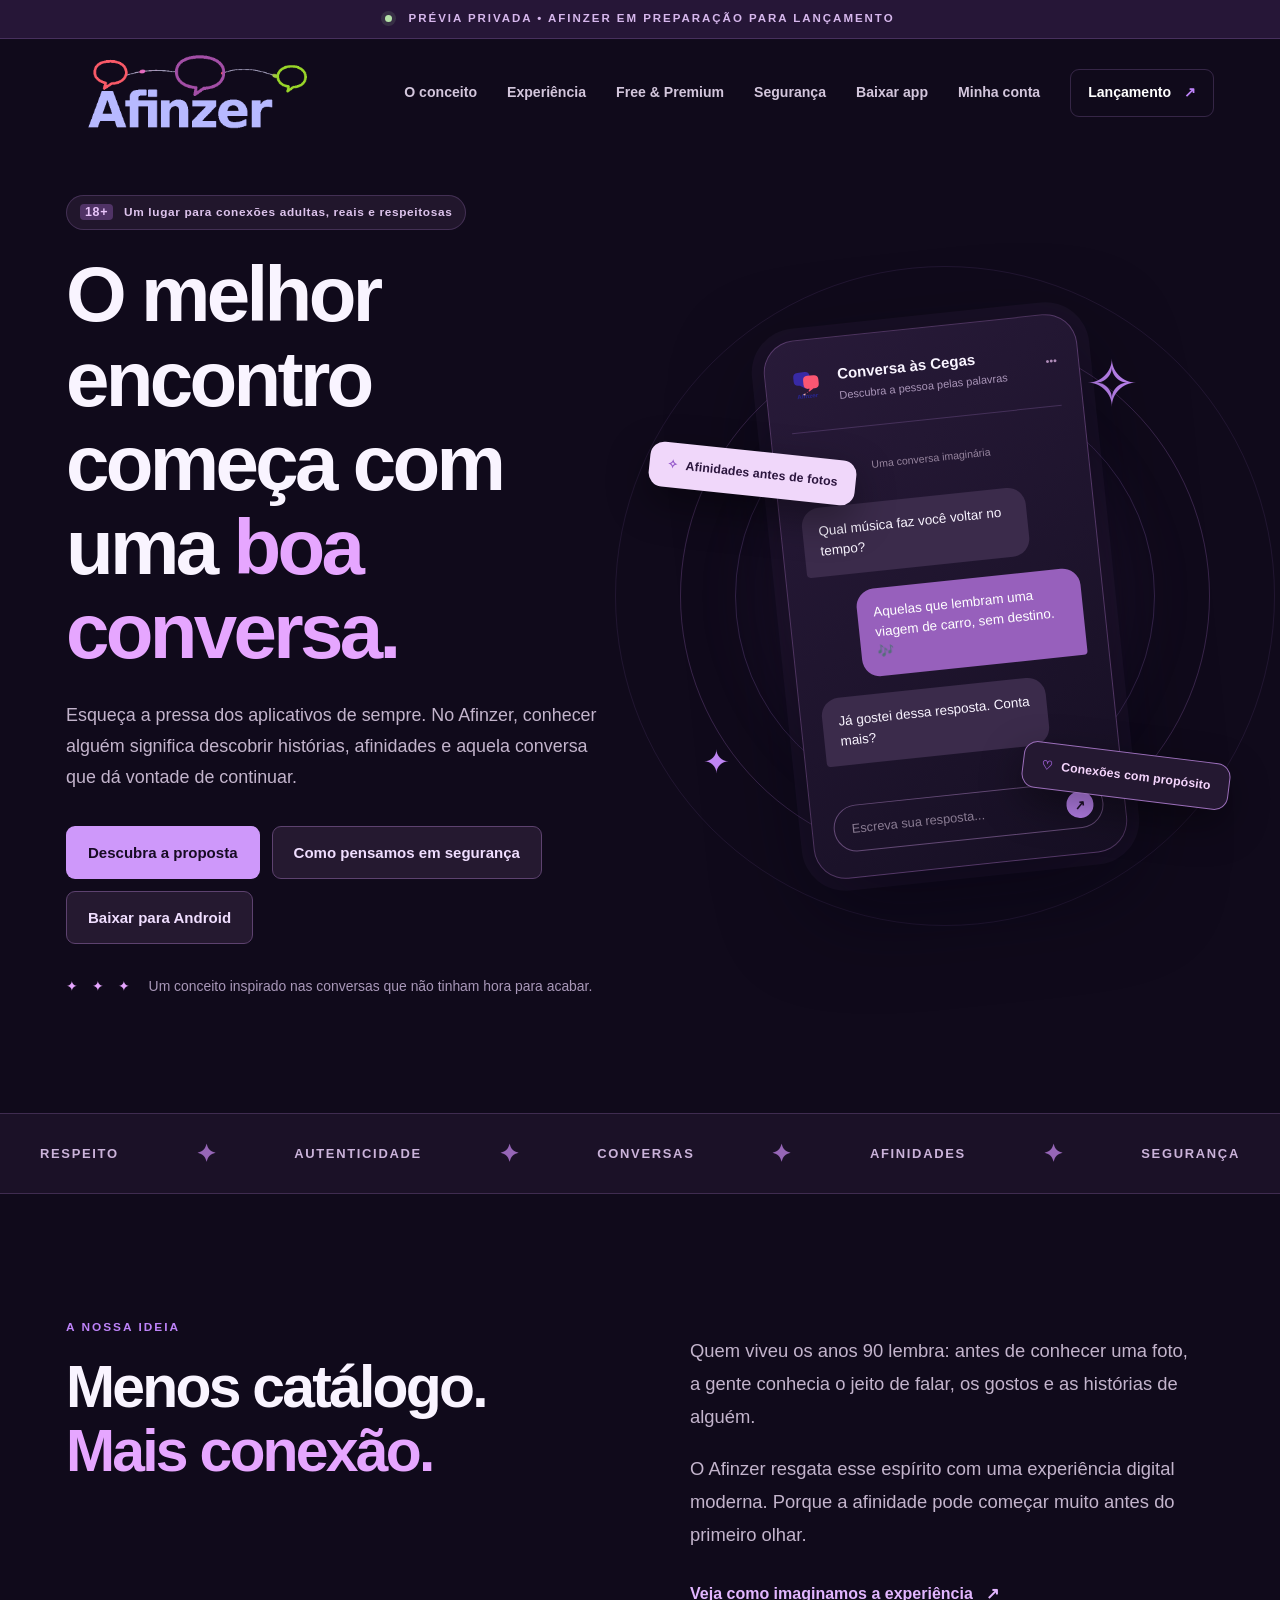
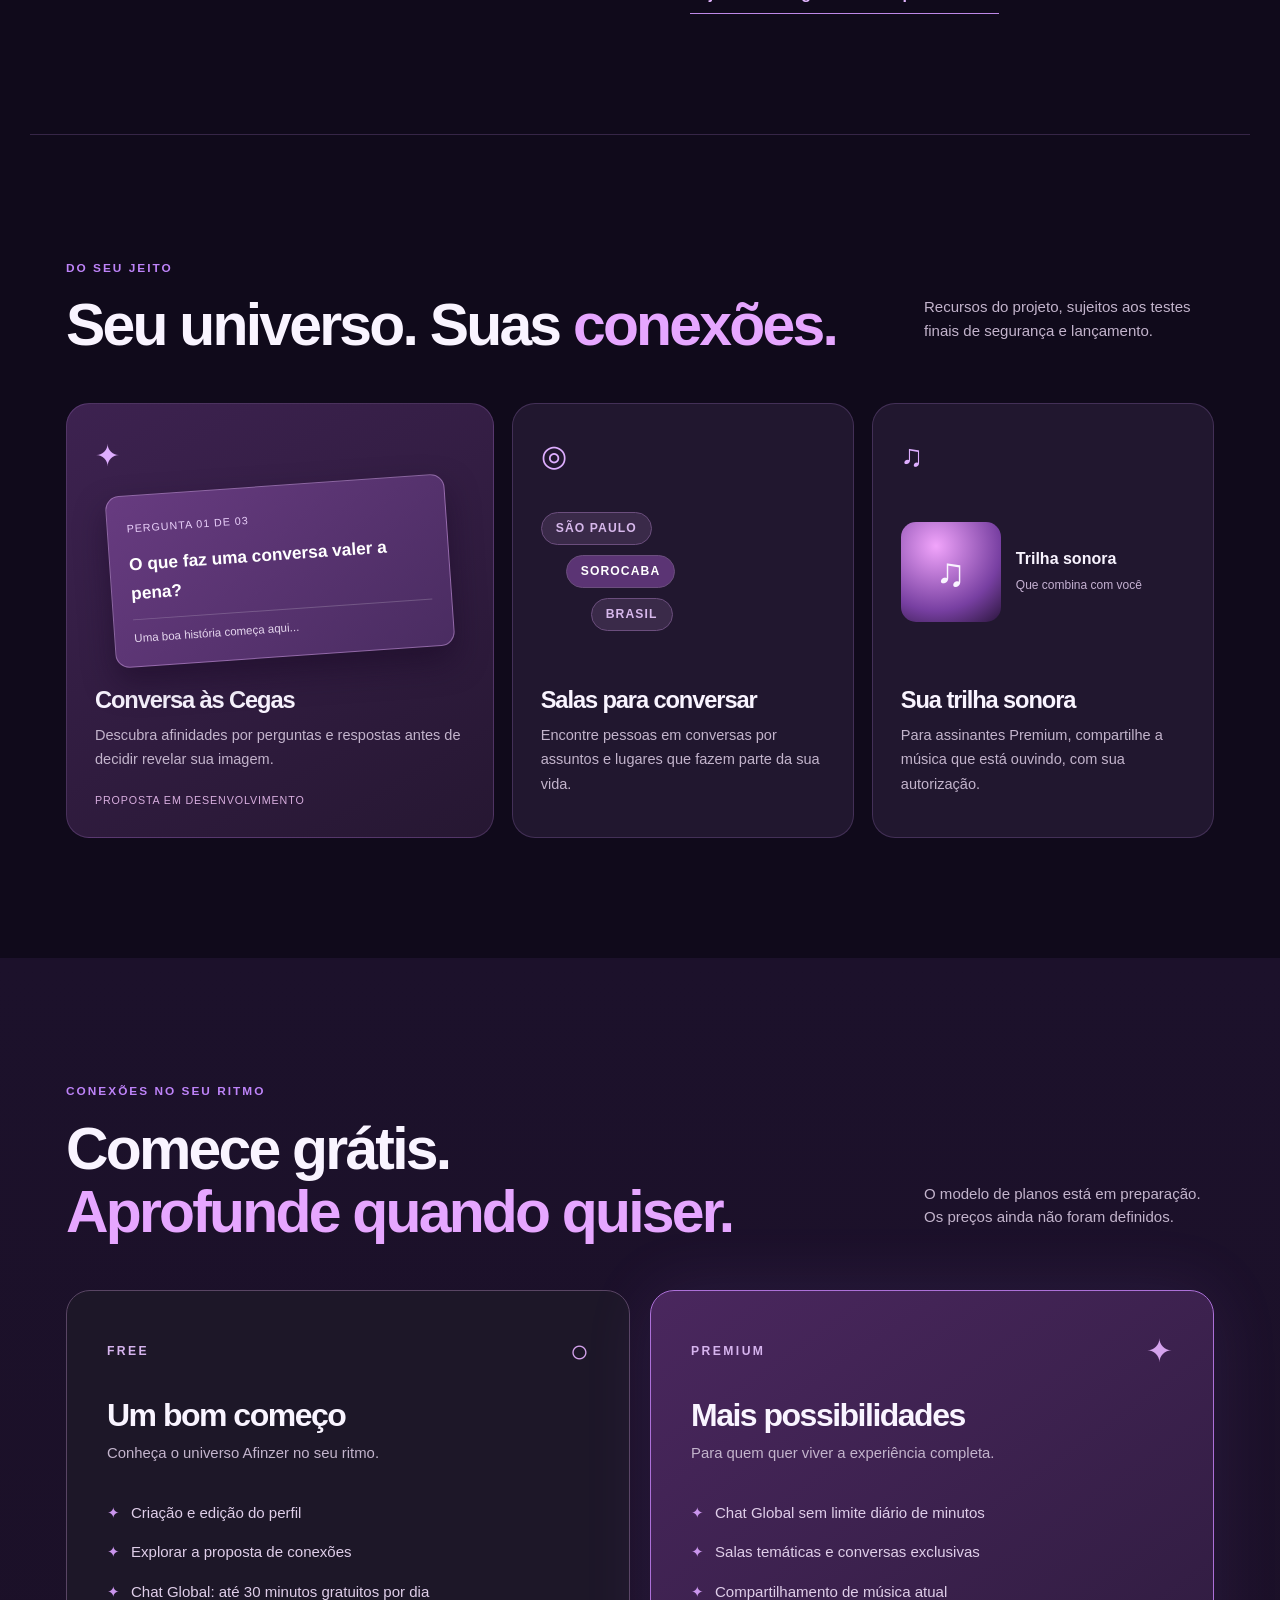
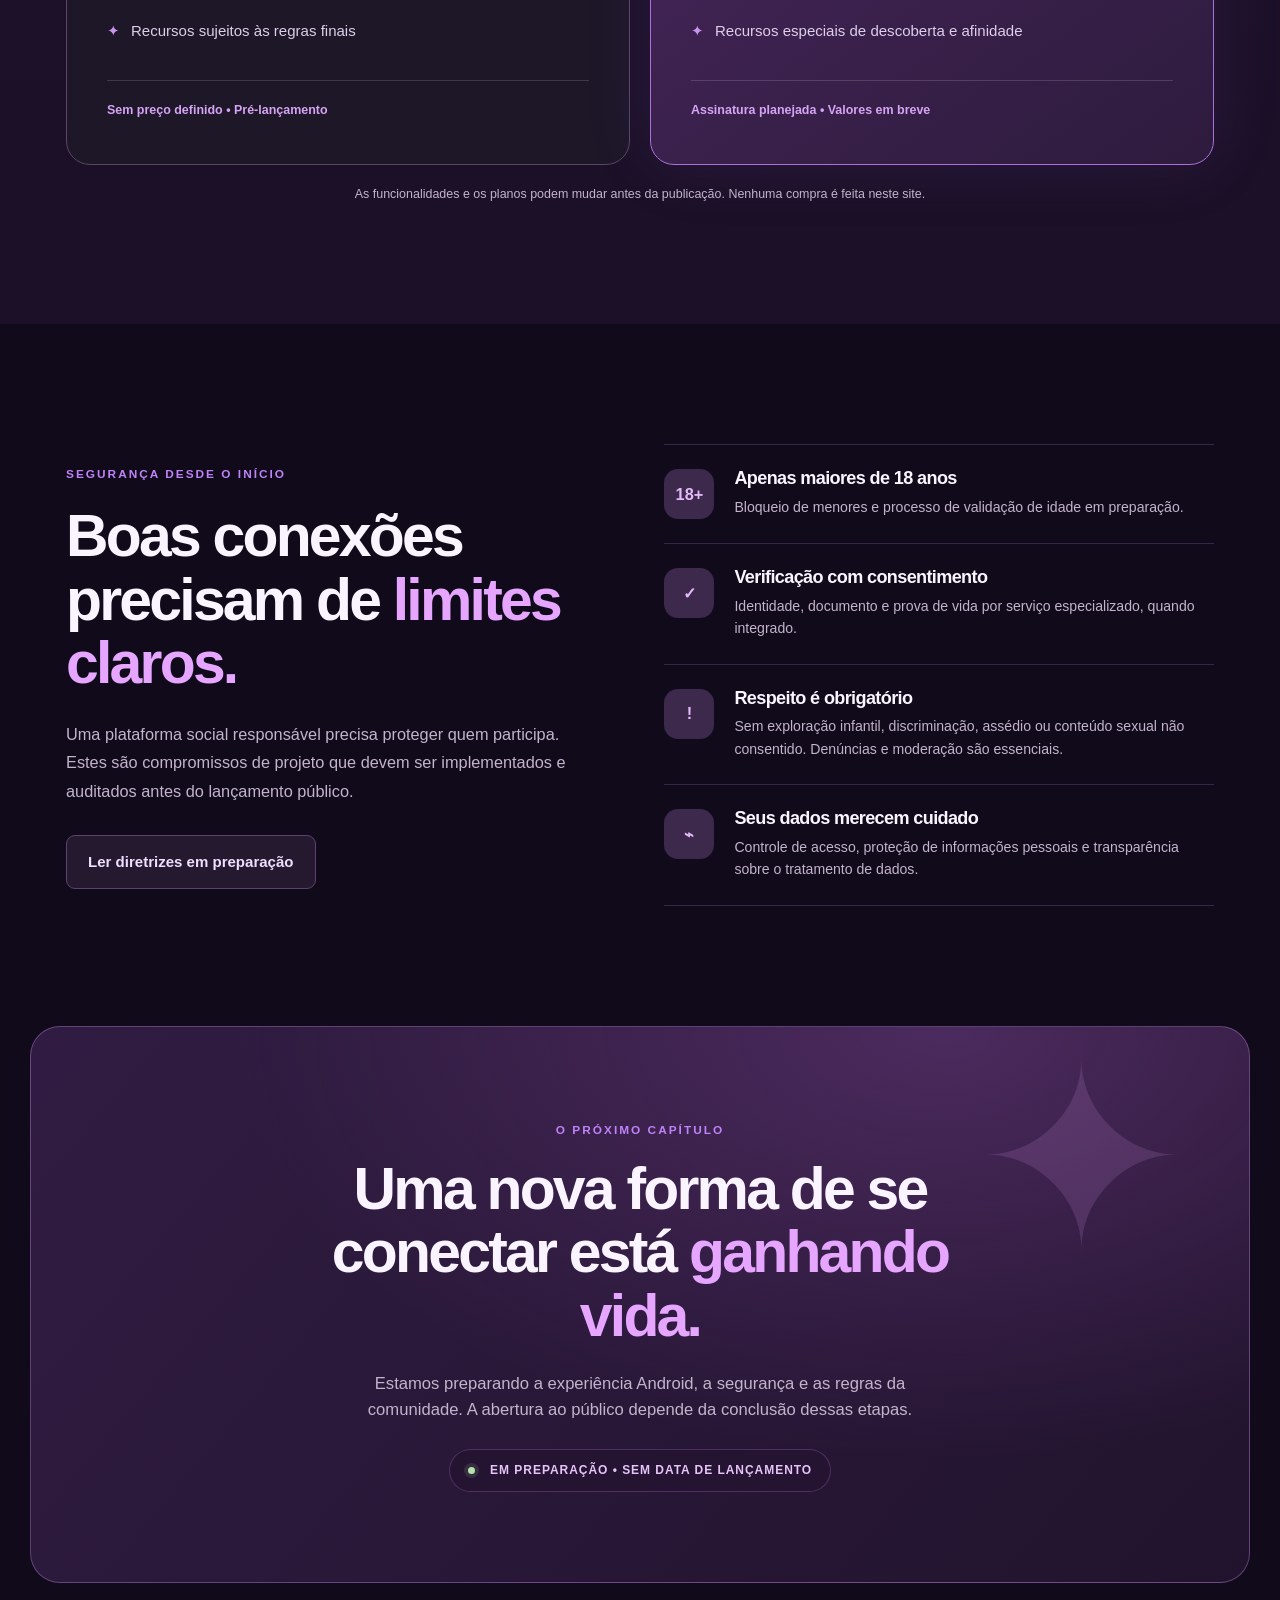
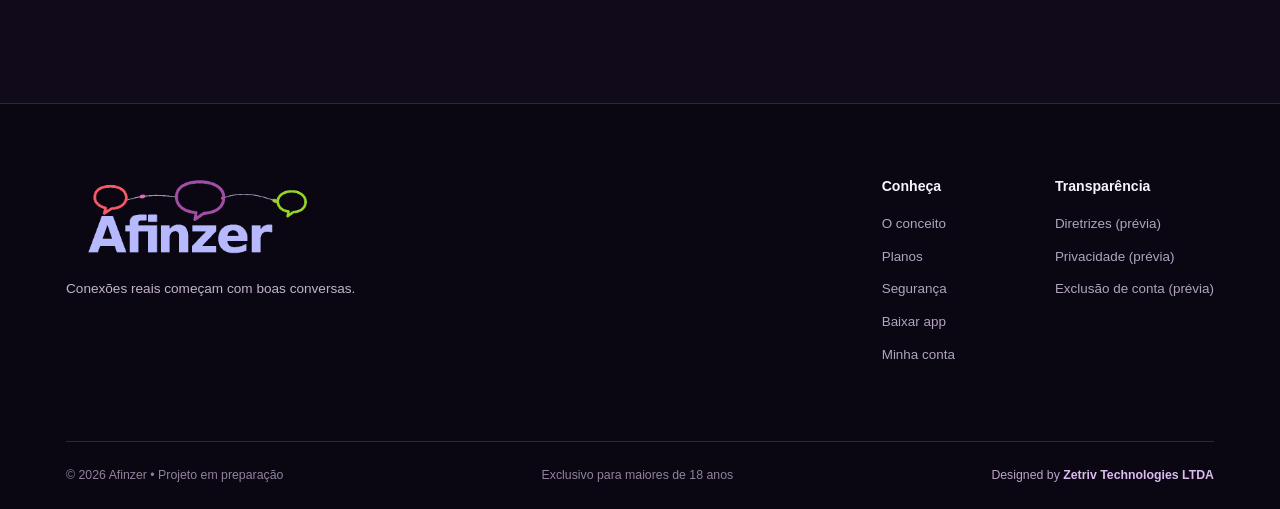
<file: index.html>
<!doctype html>
<html lang="pt-BR">
<head>
  <meta charset="utf-8">
  <meta name="viewport" content="width=device-width, initial-scale=1">
  <meta name="theme-color" content="#100a1b">
  <meta name="robots" content="noindex,nofollow">
  <meta name="description" content="Conheça o Afinzer: um novo jeito de descobrir pessoas, conversar com calma e construir conexões reais. Prévia do projeto para maiores de 18 anos.">
  <meta http-equiv="Content-Security-Policy" content="default-src 'self'; script-src 'self'; style-src 'self'; img-src 'self' data:; object-src 'none'; base-uri 'self'; form-action 'self'">
  <title>Afinzer — Mais conversa. Menos aparência.</title>
  <link rel="icon" type="image/svg+xml" href="assets/afinzer-icon.svg">
  <link rel="stylesheet" href="styles.css">
  <script defer src="main.js"></script>
</head>
<body>
  <a class="skip" href="#principal">Ir para o conteúdo</a>
  <div class="announcement" role="note"><span class="pulse-dot"></span> PRÉVIA PRIVADA • AFINZER EM PREPARAÇÃO PARA LANÇAMENTO</div>
  <header class="header shell">
    <a class="brand" href="index.html" aria-label="Afinzer, página inicial"><img class="brand-logo" src="assets/afinzer-logo-animado.gif" alt="Afinzer — balões em movimento" width="264" height="77"></a>
    <button class="nav-toggle" aria-expanded="false" aria-controls="navegacao" aria-label="Abrir menu">☰</button>
    <nav id="navegacao" aria-label="Navegação principal">
      <a href="#conceito">O conceito</a>
      <a href="#experiencia">Experiência</a>
      <a href="#planos">Free & Premium</a>
      <a href="#seguranca">Segurança</a>
      <a href="baixar.html">Baixar app</a>
      <a href="entrar.html">Minha conta</a>
      <a class="nav-link-special" href="#lancamento">Lançamento <span aria-hidden="true">↗</span></a>
    </nav>
  </header>
  <main id="principal">
    <section class="hero shell">
      <div class="hero-copy">
        <span class="eyebrow"><span class="pill-mark">18+</span> Um lugar para conexões adultas, reais e respeitosas</span>
        <h1>O melhor encontro começa com uma <em>boa conversa.</em></h1>
        <p>Esqueça a pressa dos aplicativos de sempre. No Afinzer, conhecer alguém significa descobrir histórias, afinidades e aquela conversa que dá vontade de continuar.</p>
        <div class="hero-actions">
          <a class="btn primary" href="#conceito">Descubra a proposta</a>
          <a class="btn secondary" href="#seguranca">Como pensamos em segurança</a>
          <a class="btn secondary" href="baixar.html">Baixar para Android</a>
        </div>
        <div class="hero-foot"><span class="mini-stars" aria-hidden="true">✦ ✦ ✦</span> Um conceito inspirado nas conversas que não tinham hora para acabar.</div>
      </div>
      <div class="hero-art" aria-label="Ilustração de uma conversa fictícia no Afinzer">
        <div class="orbits" aria-hidden="true"><span></span><span></span><span></span></div>
        <div class="halo halo-a" aria-hidden="true">✧</div><div class="halo halo-b" aria-hidden="true">✦</div>
        <div class="preview-phone">
          <div class="preview-top"><img class="phone-logo" src="assets/afinzer-icon.svg" alt="" width="39" height="39"><div><strong>Conversa às Cegas</strong><small>Descubra a pessoa pelas palavras</small></div><span class="dots">•••</span></div>
          <div class="chat-day">Uma conversa imaginária</div>
          <div class="chat-bubble incoming">Qual música faz você voltar no tempo?</div>
          <div class="chat-bubble outgoing">Aquelas que lembram uma viagem de carro, sem destino. 🎶</div>
          <div class="chat-bubble incoming">Já gostei dessa resposta. Conta mais?</div>
          <div class="phone-bottom"><span>Escreva sua resposta...</span><span class="send-dot" aria-hidden="true">↗</span></div>
        </div>
        <div class="floating-tag tag-left"><span aria-hidden="true">✧</span> Afinidades antes de fotos</div>
        <div class="floating-tag tag-right"><span aria-hidden="true">♡</span> Conexões com propósito</div>
      </div>
    </section>

    <section class="marquee-section" aria-label="Valores do Afinzer"><div class="marquee-track"><span>RESPEITO</span><span class="star" aria-hidden="true">✦</span><span>AUTENTICIDADE</span><span class="star" aria-hidden="true">✦</span><span>CONVERSAS</span><span class="star" aria-hidden="true">✦</span><span>AFINIDADES</span><span class="star" aria-hidden="true">✦</span><span>SEGURANÇA</span></div></section>

    <section id="conceito" class="section shell concept">
      <div><span class="section-kicker">A NOSSA IDEIA</span><h2>Menos catálogo.<br><em>Mais conexão.</em></h2></div>
      <div class="concept-body"><p>Quem viveu os anos 90 lembra: antes de conhecer uma foto, a gente conhecia o jeito de falar, os gostos e as histórias de alguém.</p><p>O Afinzer resgata esse espírito com uma experiência digital moderna. Porque a afinidade pode começar muito antes do primeiro olhar.</p><a class="inline-link" href="#experiencia">Veja como imaginamos a experiência <span aria-hidden="true">↗</span></a></div>
    </section>

    <section id="experiencia" class="section shell"><div class="section-heading"><div><span class="section-kicker">DO SEU JEITO</span><h2>Seu universo. Suas <em>conexões.</em></h2></div><p>Recursos do projeto, sujeitos aos testes finais de segurança e lançamento.</p></div>
      <div class="feature-grid">
        <article class="feature-card feature-main"><span class="feature-glyph">✦</span><div class="feature-illustration"><div class="question-card"><span>Pergunta 01 de 03</span><p>O que faz uma conversa valer a pena?</p><i>Uma boa história começa aqui...</i></div></div><h3>Conversa às Cegas</h3><p>Descubra afinidades por perguntas e respostas antes de decidir revelar sua imagem.</p><span class="feature-tag">Proposta em desenvolvimento</span></article>
        <article class="feature-card"><span class="feature-glyph">◎</span><div class="small-feature-art"><span class="city-orbit">SÃO PAULO</span><span class="city-orbit">SOROCABA</span><span class="city-orbit">BRASIL</span></div><h3>Salas para conversar</h3><p>Encontre pessoas em conversas por assuntos e lugares que fazem parte da sua vida.</p></article>
        <article class="feature-card"><span class="feature-glyph">♫</span><div class="small-feature-art music-art"><span class="music-cover">♫</span><span>Trilha sonora<br><small>Que combina com você</small></span></div><h3>Sua trilha sonora</h3><p>Para assinantes Premium, compartilhe a música que está ouvindo, com sua autorização.</p></article>
      </div>
    </section>

    <section id="planos" class="section pricing-background"><div class="shell"><div class="section-heading"><div><span class="section-kicker">CONEXÕES NO SEU RITMO</span><h2>Comece grátis.<br><em>Aprofunde quando quiser.</em></h2></div><p>O modelo de planos está em preparação. Os preços ainda não foram definidos.</p></div>
      <div class="plans">
        <article class="plan"><div class="plan-top"><span class="plan-label">FREE</span><span class="plan-symbol">○</span></div><h3>Um bom começo</h3><p>Conheça o universo Afinzer no seu ritmo.</p><ul><li>Criação e edição do perfil</li><li>Explorar a proposta de conexões</li><li>Chat Global: até 30 minutos gratuitos por dia</li><li>Recursos sujeitos às regras finais</li></ul><div class="plan-footer">Sem preço definido • Pré-lançamento</div></article>
        <article class="plan premium"><div class="plan-top"><span class="plan-label">PREMIUM</span><span class="plan-symbol">✦</span></div><h3>Mais possibilidades</h3><p>Para quem quer viver a experiência completa.</p><ul><li>Chat Global sem limite diário de minutos</li><li>Salas temáticas e conversas exclusivas</li><li>Compartilhamento de música atual</li><li>Recursos especiais de descoberta e afinidade</li></ul><div class="plan-footer">Assinatura planejada • Valores em breve</div></article>
      </div><p class="pricing-note">As funcionalidades e os planos podem mudar antes da publicação. Nenhuma compra é feita neste site.</p>
    </div></section>

    <section id="seguranca" class="section shell safety"><div class="safety-copy"><span class="section-kicker">SEGURANÇA DESDE O INÍCIO</span><h2>Boas conexões precisam de <em>limites claros.</em></h2><p>Uma plataforma social responsável precisa proteger quem participa. Estes são compromissos de projeto que devem ser implementados e auditados antes do lançamento público.</p><a class="btn secondary" href="diretrizes.html">Ler diretrizes em preparação</a></div><div class="safety-list">
      <div><span class="safety-icon">18+</span><div><h3>Apenas maiores de 18 anos</h3><p>Bloqueio de menores e processo de validação de idade em preparação.</p></div></div>
      <div><span class="safety-icon">✓</span><div><h3>Verificação com consentimento</h3><p>Identidade, documento e prova de vida por serviço especializado, quando integrado.</p></div></div>
      <div><span class="safety-icon">!</span><div><h3>Respeito é obrigatório</h3><p>Sem exploração infantil, discriminação, assédio ou conteúdo sexual não consentido. Denúncias e moderação são essenciais.</p></div></div>
      <div><span class="safety-icon">⌁</span><div><h3>Seus dados merecem cuidado</h3><p>Controle de acesso, proteção de informações pessoais e transparência sobre o tratamento de dados.</p></div></div>
    </div></section>

    <section id="lancamento" class="launch shell"><div class="launch-constellation" aria-hidden="true">✦</div><span class="section-kicker">O PRÓXIMO CAPÍTULO</span><h2>Uma nova forma de se conectar está <em>ganhando vida.</em></h2><p>Estamos preparando a experiência Android, a segurança e as regras da comunidade. A abertura ao público depende da conclusão dessas etapas.</p><div class="launch-status"><span class="pulse-dot"></span> EM PREPARAÇÃO • SEM DATA DE LANÇAMENTO</div></section>
  </main>
  <footer class="footer"><div class="shell"><div class="footer-top"><div><a class="brand" href="index.html"><img class="brand-logo" src="assets/afinzer-logo-animado.gif" alt="Afinzer — balões em movimento" width="264" height="77"></a><p>Conexões reais começam com boas conversas.</p></div><div class="footer-links"><div><h3>Conheça</h3><a href="#conceito">O conceito</a><a href="#planos">Planos</a><a href="#seguranca">Segurança</a><a href="baixar.html">Baixar app</a><a href="entrar.html">Minha conta</a></div><div><h3>Transparência</h3><a href="diretrizes.html">Diretrizes (prévia)</a><a href="privacidade.html">Privacidade (prévia)</a><a href="exclusao.html">Exclusão de conta (prévia)</a></div></div></div><div class="footer-bottom"><span>© <span id="ano">2026</span> Afinzer • Projeto em preparação</span><span>Exclusivo para maiores de 18 anos</span><span class="design-credit">Designed by <strong>Zetriv Technologies LTDA</strong></span></div></div></footer>
</body>
</html>
</file>
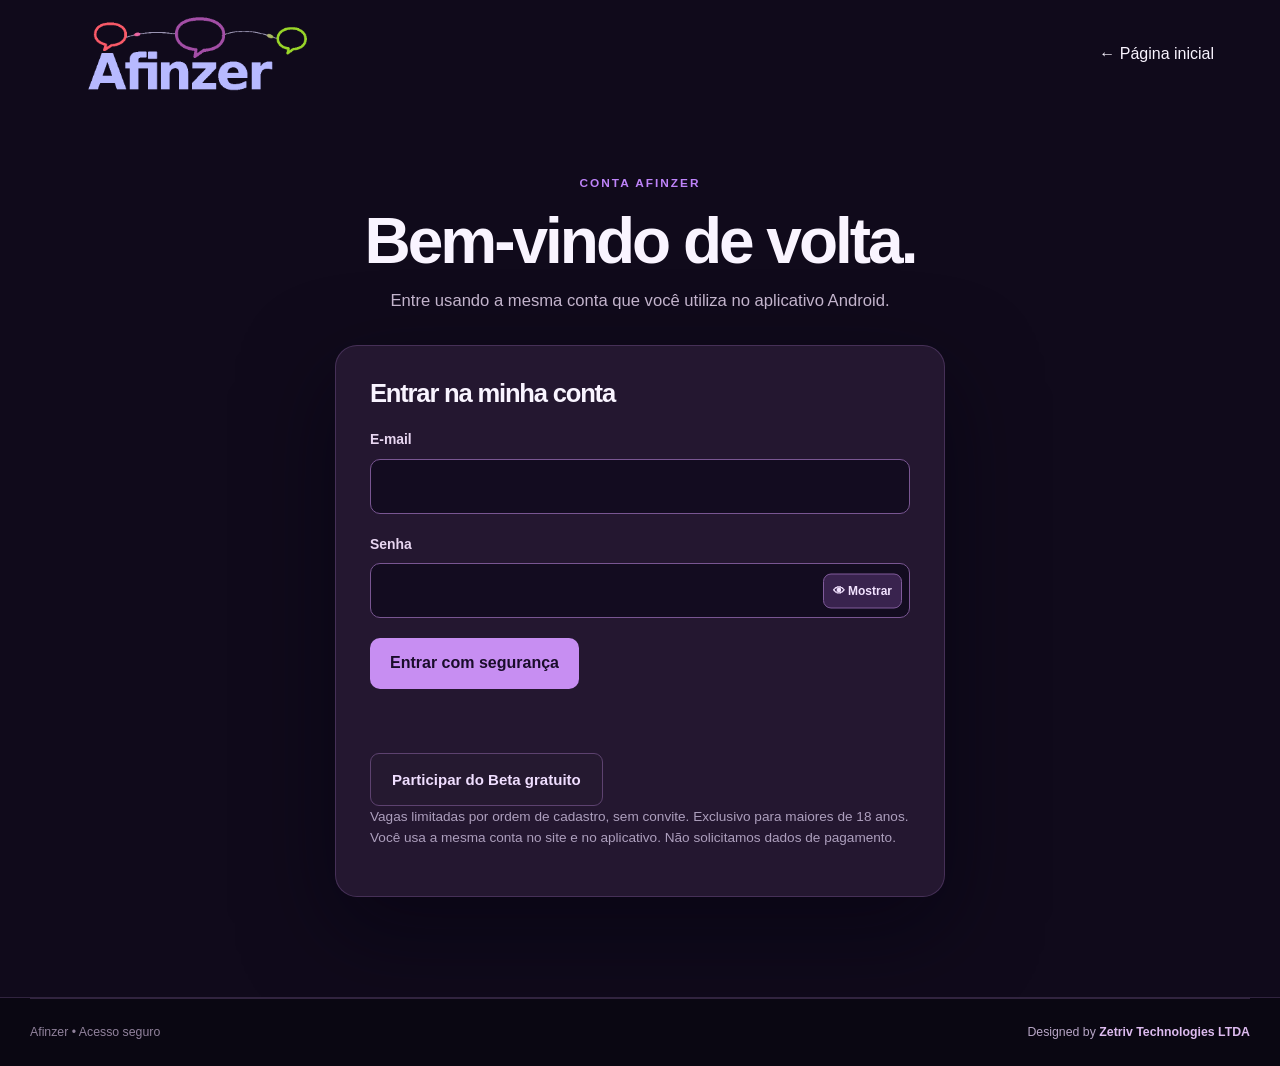
<file: admin.html>
<!doctype html>
<html lang="pt-BR">
<head>
  <meta charset="utf-8"><meta name="viewport" content="width=device-width, initial-scale=1">
  <meta name="theme-color" content="#100a1b"><meta name="robots" content="noindex,nofollow">
  <meta http-equiv="Content-Security-Policy" content="default-src 'self'; script-src 'self'; style-src 'self'; connect-src 'self' https://bzjwgvnyfunlwxfzbbbc.supabase.co; img-src 'self' data: https://bzjwgvnyfunlwxfzbbbc.supabase.co; object-src 'none'; base-uri 'self'">
  <meta name="referrer" content="no-referrer"><title>Central de Moderação | Afinzer</title>
  <link rel="icon" href="assets/afinzer-icon.svg" type="image/svg+xml"><link rel="stylesheet" href="styles.css"><link rel="stylesheet" href="portal.css"><script type="module" src="portal.js"></script>
</head>
<body data-portal-page="admin"><header class="header shell"><a class="brand" href="index.html"><img class="brand-logo" src="assets/afinzer-logo-animado.webp" alt="Afinzer" width="188" height="55"></a><a href="conta.html">← Minha conta</a></header>
  <main class="shell portal-layout"><div class="portal-heading"><span class="section-kicker">ZETRIV TECHNOLOGIES LTDA</span><h1>Central de Moderação</h1><p>Denúncias do Afinzer. Acesso restrito a administradores autorizados.</p></div>
    <section class="portal-card wide" aria-labelledby="moderation-title"><h2 id="moderation-title">Fila de denúncias</h2><p id="portal-message" role="status" aria-live="polite">Verificando sua autorização...</p>
      <div id="admin-content" hidden>
        <div class="portal-actions"><span class="portal-pill ready">● Acesso administrativo</span><button type="button" class="portal-button secondary" id="refresh-reports">Atualizar denúncias</button><button type="button" class="portal-button secondary" id="logout">Sair</button></div>
        <div class="portal-grid" aria-label="Resumo da fila"><div class="portal-stat"><strong id="total-count">—</strong><span>Total consultado</span></div><div class="portal-stat"><strong id="pending-count">—</strong><span>Pendentes</span></div><div class="portal-stat"><strong id="review-count">—</strong><span>Em análise</span></div></div>
        <section class="beta-vagas" aria-labelledby="admin-beta-heading">
          <h2 id="admin-beta-heading">Beta Afinzer • Controle de vagas</h2>
          <div class="beta-vagas-header"><strong id="admin-beta-ocupadas">Consultando contas...</strong><span id="admin-beta-restantes">—</span></div>
          <div class="beta-vagas-track"><div id="admin-beta-progresso" class="beta-vagas-fill" style="width:0%"></div></div>
          <p class="portal-subtle">As contas existentes são preservadas e entram na contagem. O teto final é de 100 usuários; nenhum pagamento é ativado.</p>
          <div class="portal-actions"><button id="admin-beta-atualizar" type="button" class="portal-button secondary">Atualizar vagas</button><button id="admin-beta-ampliar" type="button" class="portal-button" hidden>Autorizar ampliação para 100</button></div>
          <p id="admin-beta-mensagem" class="portal-status" role="status" aria-live="polite"></p>
        </section>
        <p class="portal-subtle">As medidas administrativas são registradas com justificativa e histórico. Suspensões e banimentos precisam ser confirmados por você e podem ser revertidos. Denúncias e evidências não são apagadas automaticamente.</p>
        <h2 class="portal-history-title">Contas com restrições</h2>
        <div id="restriction-list" class="report-list" aria-live="polite">Carregando restrições...</div>
        <h2 class="portal-history-title">Denúncias recebidas</h2>
        <div id="report-list" class="report-list" aria-live="polite"></div>
        <h2 class="portal-history-title">Histórico das decisões</h2><div id="audit-list" class="portal-subtle">Carregando histórico...</div>
        <h2 class="portal-history-title">Histórico de medidas administrativas</h2><div id="sanction-history" class="portal-subtle">Carregando medidas...</div>
      </div>
    </section>
  </main><footer class="footer"><div class="shell footer-bottom"><span>Área administrativa privada • Não compartilhar credenciais</span><span class="design-credit">Designed by <strong>Zetriv Technologies LTDA</strong></span></div></footer>
</body></html>
</file>
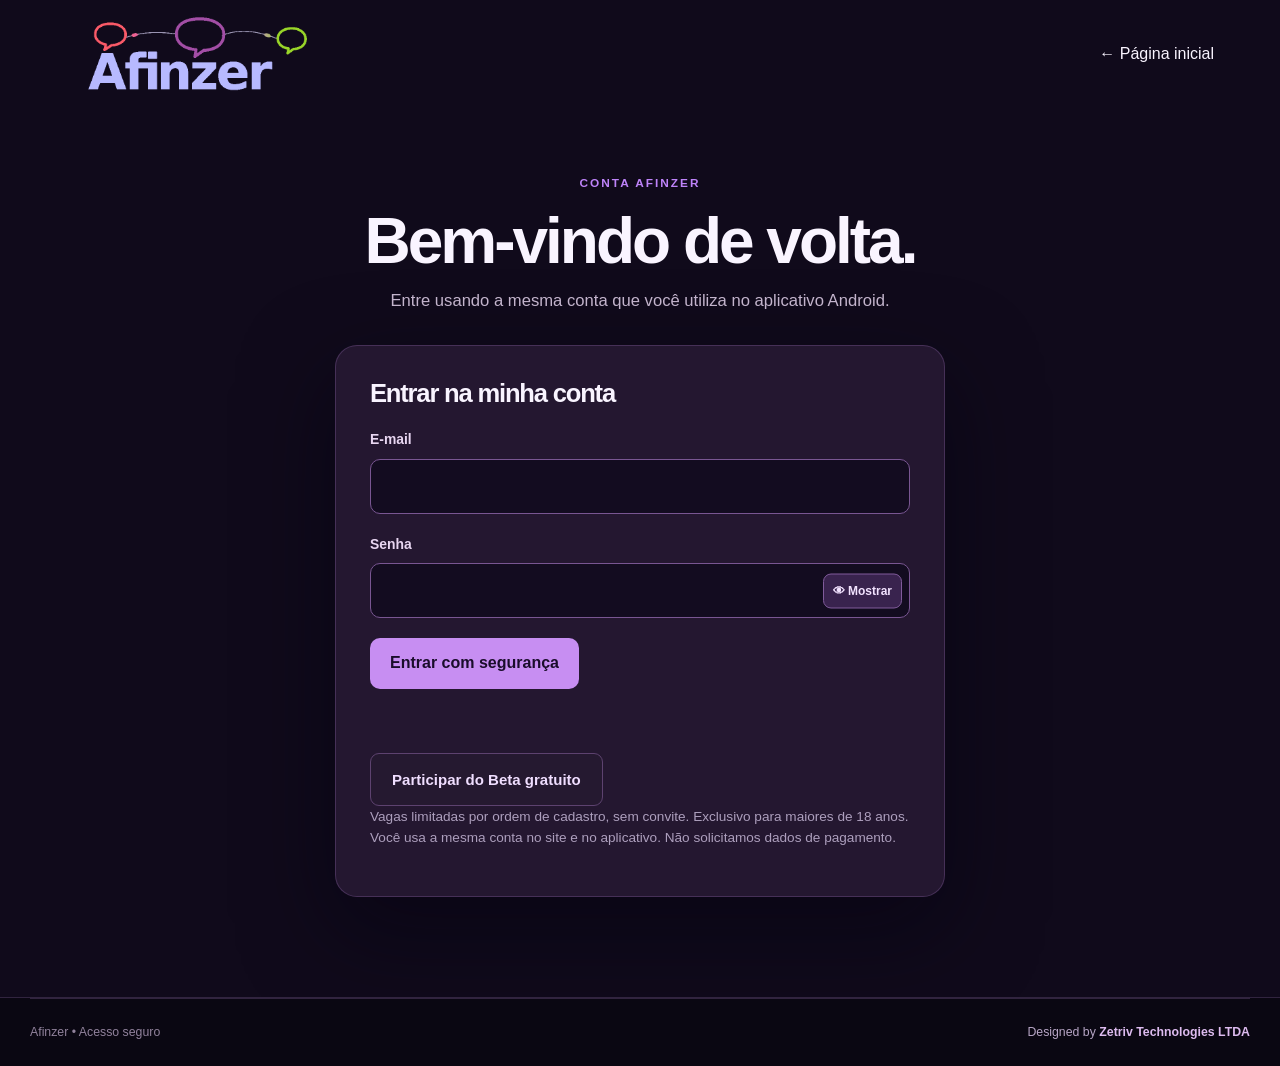
<file: app.html>
<!doctype html>
<html lang="pt-BR">
<head>
  <meta charset="utf-8">
  <meta name="viewport" content="width=device-width, initial-scale=1">
  <meta name="theme-color" content="#100a1b">
  <meta name="robots" content="noindex,nofollow">
  <meta http-equiv="Content-Security-Policy" content="default-src 'self'; script-src 'self'; style-src 'self'; connect-src 'self' https://bzjwgvnyfunlwxfzbbbc.supabase.co; img-src 'self' data: https://bzjwgvnyfunlwxfzbbbc.supabase.co; object-src 'none'; base-uri 'self'; form-action 'self'">
  <title>Afinzer — Minha área</title>
  <link rel="icon" type="image/svg+xml" href="assets/afinzer-icon.svg">
  <link rel="stylesheet" href="app.css">
  <script type="module" src="portal.js"></script>
</head>
<body data-portal-page="app">
  <div class="app-frame" id="app-frame">
    <header class="app-header">
      <button type="button" id="app-home" class="app-brand" aria-label="Página inicial do Afinzer">
        <img src="assets/afinzer-logo-animado.gif" width="252" height="74" alt="Afinzer — balões em movimento">
      </button>
      <div class="header-actions">
        <span id="real-plan-pill" class="real-plan-pill">Plano real: verificando…</span>
        <span id="plan-pill" class="plan-pill">Verificando plano…</span>
        <label id="test-plan-control" class="plan-preview-control" for="preview-plan" hidden>Modo de teste
          <select id="preview-plan" aria-label="Alternar plano de teste Free ou Premium">
            <option value="real">Plano original</option>
            <option value="free">Testar Free</option>
            <option value="premium">Testar Premium</option>
          </select>
        </label>
        <a class="header-profile" href="conta.html">Editar perfil</a>
        <button type="button" id="logout" class="quiet-button">Sair</button>
      </div>
    </header>

    <div class="app-layout">
      <nav class="app-nav" id="app-nav" aria-label="Navegação do Afinzer">
        <button type="button" class="nav-item" data-view="deck" aria-pressed="false"><span class="nav-icon-wrap" aria-hidden="true"><img src="assets/nav-deck.svg" alt="" width="34" height="34"></span><span class="nav-label">Deck</span></button>
        <button type="button" class="nav-item" data-view="conexoes" aria-pressed="false"><span class="nav-icon-wrap" aria-hidden="true"><img src="assets/nav-conexoes.svg" alt="" width="34" height="34"></span><span class="nav-label">Conexões</span></button>
        <button type="button" class="nav-item" data-view="conversas" aria-pressed="false"><span class="nav-icon-wrap" aria-hidden="true"><img src="assets/nav-conversas.svg" alt="" width="34" height="34"></span><span class="nav-label">Conversas</span></button>
        <button type="button" class="nav-item" data-view="comunidade" aria-pressed="false"><span class="nav-icon-wrap" aria-hidden="true"><img src="assets/nav-comunidade.svg" alt="" width="34" height="34"></span><span class="nav-label">Comunidade</span></button>
        <button type="button" class="nav-item" data-view="responde" aria-pressed="false"><span class="nav-icon-wrap" aria-hidden="true"><img src="assets/nav-responde.svg" alt="" width="34" height="34"></span><span class="nav-label">Afinzer Responde</span></button>
        <button type="button" class="nav-item" data-view="salas" aria-pressed="false"><span class="nav-icon-wrap" aria-hidden="true"><img src="assets/nav-salas.svg" alt="" width="34" height="34"></span><span class="nav-label">Salas</span></button>
        <button type="button" class="nav-item" data-view="perfil" aria-pressed="false"><span class="nav-icon-wrap" aria-hidden="true"><img src="assets/nav-perfil.svg" alt="" width="34" height="34"></span><span class="nav-label">Perfil</span></button>
      </nav>

      <main id="main-content" class="app-content">
        <p id="app-feedback" class="app-feedback" role="status" aria-live="polite">Verificando sua conta…</p>
        <div id="preview-plan-note" class="preview-plan-note" hidden>
          <span id="preview-plan-description">Modo de teste ativo nesta conta autorizada.</span>
          <button type="button" id="preview-return-real" class="preview-profile-link">Restaurar plano original</button>
        </div>

        <section class="view" data-panel="inicio" aria-labelledby="home-title">
          <p class="overline">AFINZER WEB</p>
          <h1 id="home-title">Sua próxima conversa começa aqui.</h1>
          <p id="welcome-text" class="lead">Um lugar para descobrir afinidades com calma.</p>
          <div class="home-feature-grid">
            <button type="button" class="feature-link feature-main" data-view="conversas">
              <span class="feature-icon" aria-hidden="true">💬</span><span class="feature-title">Chat Global</span>
              <span class="feature-text">Entre no papo com quem também está por aqui.</span><span class="feature-foot">Abrir conversa</span>
            </button>
            <button type="button" class="feature-link" data-view="salas">
              <span class="feature-icon" aria-hidden="true">✨</span><span class="feature-title">Salas por assunto</span>
              <span class="feature-text">Escolha uma sala que combine com você.</span><span class="feature-foot">Ver salas</span>
            </button>
            <button type="button" class="feature-link" data-view="perfil">
              <span class="feature-icon" aria-hidden="true">👤</span><span class="feature-title">Meu perfil</span>
              <span class="feature-text">Suas fotos, sua história e o que você procura.</span><span class="feature-foot">Ver perfil</span>
            </button>
          </div>
          <div class="home-note" id="home-plan-info">Free: 30 minutos gratuitos por dia compartilhados entre o Chat Global e as salas por assunto. Premium: chats e salas ilimitados.</div>
        </section>

        <section class="view deck-view" data-panel="deck" aria-labelledby="deck-title" hidden>
          <div class="deck-heading">
            <div>
              <p class="overline">✦ DESCUBRA NOVAS AFINIDADES</p>
              <h1 id="deck-title">Pessoas para conhecer<span class="deck-heading-dot">.</span></h1>
              <p class="deck-lead">Cada perfil pode ser o começo de uma boa história. Conheça, curta ou siga para o próximo — no seu ritmo.</p>
            </div>
            <div class="deck-heading-symbols" aria-hidden="true">
              <div class="deck-handshake-accent">
                <svg viewBox="0 0 24 24" fill="none" stroke="url(#afinzer-handshake-ink)" stroke-width="1.65" stroke-linecap="round" stroke-linejoin="round" aria-hidden="true">
                  <defs><linearGradient id="afinzer-handshake-ink" x1="0" y1="0" x2="24" y2="24" gradientUnits="userSpaceOnUse"><stop stop-color="#FFC2EA"/><stop offset=".48" stop-color="#F1A6FF"/><stop offset="1" stop-color="#B6ABFF"/></linearGradient></defs>
                  <path d="m11 17 2 2a1 1 0 1 0 3-3"/>
                  <path d="m14 14 2.5 2.5a1 1 0 1 0 3-3l-3.88-3.88a3 3 0 0 0-4.24 0l-.88.88a1 1 0 1 1-3-3l2.81-2.81a5.79 5.79 0 0 1 7.06-.87l.47.28a2 2 0 0 0 1.42.25L21 4"/>
                  <path d="m21 3 1 11h-2"/>
                  <path d="M3 3 2 14l6.5 6.5a1 1 0 1 0 3-3"/>
                  <path d="M3 4h8"/>
                </svg>
                <small>✦</small>
              </div>
              <div class="deck-heading-accent"><span>♡</span><span>✦</span></div>
            </div>
          </div>
          <p id="deck-feedback" class="muted-note" role="status" aria-live="polite">Buscando perfis…</p>
          <div id="deck-card-area" class="deck-card-area" aria-live="polite"></div>
          <p class="deck-hint"><span aria-hidden="true">✦</span> No computador, escolha pelos botões. O botão <strong>Passar</strong> avança sem curtir. No aplicativo Android, os gestos continuam como antes.</p>
        </section>

        <section class="view" data-panel="comunidade" aria-labelledby="community-title" hidden>
          <p class="overline">✦ PESSOAS E HISTÓRIAS</p>
          <h1 id="community-title">Comunidade Afinzer<span class="deck-heading-dot">.</span></h1>
          <p class="lead">Compartilhe pensamentos, momentos e fotografias com pessoas que gostam de boas histórias.</p>
          <p id="community-feedback" class="muted-note" role="status" aria-live="polite"></p>
          <div id="community-posts-panel" class="community-section">
            <form id="community-post-form" class="community-composer">
              <h2>Qual é seu pensamento de hoje?</h2>
              <label for="community-post-text">Compartilhe uma ideia, experiência ou foto</label>
              <textarea id="community-post-text" rows="4" maxlength="5000" placeholder="Escreva algo para a comunidade…"></textarea>
              <div class="community-composer-actions">
                <label class="community-photo-picker" for="community-post-photo">📷 Escolher foto
                  <input id="community-post-photo" type="file" accept="image/jpeg,image/png,image/webp">
                </label>
                <span id="community-photo-name" class="muted-note">Foto opcional · até 10 MB</span>
                <button id="community-post-submit" type="submit" class="primary-action">Publicar</button>
              </div>
              <p id="community-post-feedback" class="muted-note" role="status" aria-live="polite"></p>
            </form>
            <div id="community-profile-filter" class="community-profile-filter" hidden></div>
            <div id="community-post-list" class="community-list"></div>
            <button type="button" id="community-post-more" class="outline-action" hidden>Carregar mais publicações</button>
          </div>
        </section>

        <section class="view" data-panel="responde" aria-labelledby="responde-title" hidden>
          <p class="overline">✦ PERGUNTAS, RESPOSTAS E SOLIDARIEDADE</p>
          <h1 id="responde-title">Afinzer Responde<span class="deck-heading-dot">.</span></h1>
          <p class="lead">Todo mundo tem uma dúvida. Alguém pode ter a resposta. Pergunte, compartilhe conhecimento e reconheça quem ajudou.</p>
          <p id="responde-feedback" class="muted-note" role="status" aria-live="polite"></p>
          <div id="community-questions-panel" class="community-section">
            <div class="community-reputation" id="community-my-reputation">⭐ Sua contribuição: carregando…</div>
            <p class="muted-note">As estrelas reconhecem respostas válidas: 5 estrelas com 1.000 respostas e 💎 Diamante com 5.000. Só uma resposta por pessoa em cada pergunta.</p>
            <form id="community-question-form" class="community-composer">
              <h2>Precisa de uma opinião ou ajuda?</h2>
              <label for="community-question-title">Sua pergunta</label>
              <input id="community-question-title" maxlength="180" minlength="10" required placeholder="Ex.: Como encontrar coragem para mudar de profissão?">
              <label for="community-question-details">Conte um pouco mais (opcional)</label>
              <textarea id="community-question-details" rows="3" maxlength="2500" placeholder="Explique sua dúvida, sem divulgar informações pessoais…"></textarea>
              <label for="community-question-category">Assunto</label>
              <select id="community-question-category">
                <option>Geral</option><option>Amizade</option><option>Relacionamentos</option><option>Trabalho</option>
                <option>Estudos</option><option>Tecnologia</option><option>Hobbies</option><option>Vida</option>
              </select>
              <button type="submit" id="community-question-submit" class="primary-action">Publicar pergunta</button>
              <p id="community-question-feedback" class="muted-note" role="status" aria-live="polite"></p>
            </form>
            <div id="community-question-list" class="community-list"></div>
            <button type="button" id="community-question-more" class="outline-action" hidden>Carregar mais perguntas</button>
          </div>
        </section>

        <section class="view" data-panel="conexoes" aria-labelledby="connections-title" hidden>
          <p class="overline">SUAS CONEXÕES</p><h1 id="connections-title">Pessoas que despertam interesse</h1>
          <div class="connection-tabs" role="tablist" aria-label="Tipos de conexões">
            <button type="button" class="connection-tab active" data-connection-tab="recebidas" role="tab" aria-selected="true">Recebidas</button>
            <button type="button" class="connection-tab" data-connection-tab="enviadas" role="tab" aria-selected="false">Enviadas</button>
            <button type="button" class="connection-tab" data-connection-tab="reciprocas" role="tab" aria-selected="false">Recíprocas</button>
          </div>
          <p id="connections-feedback" class="muted-note" role="status" aria-live="polite">Buscando suas conexões…</p>
          <div id="connections-list" class="connections-list"></div>
        </section>

        <section class="view" data-panel="conversas" aria-labelledby="conversations-title" hidden>
          <p class="overline">CONVERSE COM CALMA</p><h1 id="conversations-title">Conversas</h1>
          <p class="lead">O Chat Global usa as mesmas mensagens do aplicativo Android.</p>
          <div class="conversation-actions">
            <button type="button" id="open-global" class="primary-action">Entrar no Chat Global</button>
            <button type="button" id="conversas-blind" class="outline-action">🎭 Conversa às Cegas · Premium</button>
          </div>
          <div class="direct-inbox">
            <div class="direct-inbox-title"><div><p class="overline">EXCLUSIVO PREMIUM</p><h2>💬 Minhas conversas privadas</h2></div><button type="button" id="direct-refresh" class="outline-action">Atualizar conversas</button></div>
            <p id="direct-inbox-feedback" class="muted-note" role="status" aria-live="polite"></p>
            <div id="direct-inbox-list" class="direct-inbox-list"></div>
          </div>
        </section>

        <section class="view" data-panel="direta" aria-labelledby="direct-title" hidden>
          <div class="chat-topbar"><button type="button" id="direct-back" class="back-button">← Voltar</button><div class="chat-appearance-actions"><button type="button" id="direct-name-color" class="chat-color-button">🎨 Nome</button><button type="button" id="direct-text-color" class="chat-color-button">🖌️ Texto</button><span class="direct-premium-label">👑 Privado · Premium</span></div></div>
          <div class="chat-heading"><div><p class="overline">MENSAGENS DIRETAS</p><h1 id="direct-title">Conversa privada</h1></div><span id="direct-status" class="chat-time">Conectando…</span></div>
          <p id="direct-feedback" class="chat-feedback" role="status" aria-live="polite"></p>
          <div id="direct-messages" class="chat-messages linear-chat" role="log" aria-label="Mensagens privadas"></div>
          <form id="direct-form" class="chat-form">
            <div class="emoji-control"><button type="button" id="direct-emoji" class="chat-emoji-button" aria-label="Escolher emoji" aria-controls="direct-emoji-picker" aria-expanded="false" title="Escolher emoji">😊</button><div id="direct-emoji-picker" class="chat-emoji-picker" role="group" aria-label="Emojis para mensagem privada" hidden></div></div>
            <label for="direct-input" class="sr-only">Mensagem privada</label>
            <textarea id="direct-input" rows="2" maxlength="1000" placeholder="Escreva uma mensagem para esta pessoa…" disabled required></textarea>
            <button type="submit" id="direct-send" class="primary-action" disabled>Enviar</button>
          </form>
          <p class="chat-keyboard-hint">Enter envia · Shift+Enter pula uma linha. A pessoa poderá ler e responder pelo site ou aplicativo.</p>
        </section>

        <section class="view" data-panel="salas" aria-labelledby="rooms-title" hidden>
          <p class="overline">ENCONTRE SUA TURMA</p><h1 id="rooms-title">Salas Vivas</h1>
          <p class="lead">Encontre pessoas por assunto ou cidade. As salas e as conversas são compartilhadas com o aplicativo Android.</p>
          <p id="rooms-plan-note" class="rooms-plan-note">Conferindo seu plano…</p>
          <div class="rooms-feature-actions">
            <button type="button" id="rooms-global" class="rooms-global-button"><span aria-hidden="true">💬</span><span><strong>Chat Global</strong><small>Converse com toda a comunidade</small></span></button>
            <button type="button" id="rooms-blind" class="rooms-blind-button"><span aria-hidden="true">🎭</span><span><strong>Conversa às Cegas</strong><small>Conheça alguém pelas respostas · Premium</small></span></button>
          </div>
          <div class="rooms-toolbar">
            <label for="rooms-search" class="sr-only">Buscar salas por nome, assunto ou cidade</label>
            <input id="rooms-search" type="search" autocomplete="off" placeholder="Buscar salas, assuntos ou cidades…">
            <div class="rooms-tabs" role="group" aria-label="Filtrar salas">
              <button type="button" class="rooms-tab active" data-room-filter="todas" aria-pressed="true">✨ Todas</button>
              <button type="button" class="rooms-tab" data-room-filter="cidade" aria-pressed="false">📍 Cidade</button>
              <button type="button" class="rooms-tab" data-room-filter="assunto" aria-pressed="false">💬 Assunto</button>
              <button type="button" class="rooms-tab" data-room-filter="minhas" aria-pressed="false">★ Minhas</button>
            </div>
          </div>
          <div class="rooms-action-row">
            <button type="button" id="rooms-create" class="primary-action">＋ Criar sala</button>
            <button type="button" id="rooms-rules" class="outline-action">ⓘ Regras</button>
          </div>
          <p id="rooms-create-note" class="muted-note"></p>
          <p id="rooms-count" class="rooms-count" aria-live="polite"></p>
          <p id="rooms-feedback" class="muted-note" role="status" aria-live="polite">Carregando salas…</p>
          <div id="rooms-list" class="rooms-list"></div>
          <div class="rooms-pages" aria-label="Navegação entre páginas de salas">
            <button type="button" id="rooms-previous" class="outline-action">← Anterior</button>
            <span id="rooms-page-status" aria-live="polite">Página 1</span>
            <button type="button" id="rooms-next" class="outline-action">Próxima →</button>
          </div>
        </section>

        <section class="view blind-view" data-panel="cegas" aria-labelledby="blind-title" hidden>
          <p class="overline">🎭 CONVERSA ÀS CEGAS · PREMIUM</p>
          <h1 id="blind-title">Primeiro a conversa. Depois, quem sabe, o rosto.</h1>
          <p class="lead">Responda três perguntas. Conheça respostas anônimas, envie ou aceite um convite e converse. Os perfis só aparecem se ambos aceitarem a revelação.</p>
          <p id="blind-feedback" class="muted-note" role="status" aria-live="polite"></p>
          <div id="blind-setup" class="blind-panel">
            <div class="blind-step" id="blind-step">Pergunta 1 de 3</div>
            <h2 id="blind-question">Preparando sua pergunta…</h2>
            <label for="blind-answer" class="sr-only">Sua resposta</label>
            <textarea id="blind-answer" rows="4" maxlength="500" placeholder="Conte um pouco sobre você, sem revelar seu nome ou contato."></textarea>
            <div class="blind-actions">
              <button id="blind-skip" type="button" class="outline-action">↻ Trocar pergunta</button>
              <button id="blind-review" type="button" class="outline-action">Rever respostas</button>
              <button id="blind-continue" type="button" class="primary-action">Próxima pergunta</button>
            </div>
          </div>
          <div id="blind-deck" class="blind-panel" hidden>
            <h2>💜 Descubra pessoas pelas respostas</h2>
            <p id="blind-deck-status" class="muted-note">Procurando…</p>
            <div id="blind-candidate" class="blind-answer-card"></div>
            <div class="blind-actions">
              <button id="blind-next" type="button" class="outline-action">Próxima pessoa</button>
              <button id="blind-invite" type="button" class="primary-action">💌 Quero conversar</button>
              <button id="blind-pause" type="button" class="outline-action">Pausar busca</button>
            </div>
            <div id="blind-incoming" class="blind-incoming" hidden>
              <h3>💌 Alguém quer conversar com você!</h3>
              <div id="blind-invitation-answers" class="blind-answer-card"></div>
              <div class="blind-actions"><button id="blind-decline" type="button" class="outline-action">Não, obrigado</button><button id="blind-accept" type="button" class="primary-action">Aceitar convite</button></div>
            </div>
          </div>
          <div id="blind-chat" class="blind-panel" hidden>
            <div class="blind-chat-top"><h2>🎭 Conversa anônima</h2><span id="blind-chat-status">Validando conversa…</span></div>
            <div id="blind-other-answers" class="blind-other-answers"></div>
            <div id="blind-messages" class="chat-messages" role="log" aria-label="Mensagens da conversa às cegas"></div>
            <form id="blind-chat-form" class="chat-form">
              <div class="emoji-control"><button type="button" id="blind-emoji" class="chat-emoji-button" aria-label="Escolher emoji" aria-controls="blind-emoji-picker" aria-expanded="false" title="Escolher emoji">😊</button><div id="blind-emoji-picker" class="chat-emoji-picker" role="group" aria-label="Emojis para conversa anônima" hidden></div></div>
              <label for="blind-chat-input" class="sr-only">Mensagem anônima</label><textarea id="blind-chat-input" rows="2" maxlength="1500" placeholder="Escreva sua mensagem…"></textarea>
              <button id="blind-send" type="submit" class="primary-action">Enviar</button>
            </form>
            <div class="blind-actions blind-chat-controls">
              <button id="blind-reveal" type="button" class="outline-action">👁 Solicitar revelação</button>
              <button id="blind-profile" type="button" class="outline-action" hidden>Ver perfil revelado</button>
              <button id="blind-report" type="button" class="outline-action">Denunciar</button>
              <button id="blind-block" type="button" class="outline-action danger-action">Bloquear</button>
              <button id="blind-end" type="button" class="outline-action danger-action">Encerrar conversa</button>
            </div>
          </div>
          <button id="blind-back" type="button" class="back-button">← Voltar às salas</button>
        </section>

        <section class="view" data-panel="perfil" aria-labelledby="profile-title" hidden>
          <p class="overline">SEU PERFIL COMPLETO</p><h1 id="profile-title">Sua história, do seu jeito.</h1>
          <p class="lead">Veja as informações e as fotos que você cadastrou no Afinzer, seja sua conta Free ou Premium.</p>
          <div class="own-profile-notice">✦ Esta é a visualização dos seus próprios dados. Ela não depende da prévia de planos no topo e não mostra informações privadas de outras pessoas.</div>
          <div class="profile-card profile-hero"><div class="profile-avatar" id="profile-avatar" aria-hidden="true">♡</div>
            <div class="profile-copy"><p class="overline">MEU PERFIL AFINZER</p><h2 id="profile-name">Seu perfil Afinzer</h2>
              <p id="profile-city">Carregando dados…</p><p id="profile-age" class="profile-age"></p>
              <a href="conta.html" class="primary-action profile-edit">✎ Editar meus dados e fotos</a></div>
          </div>
          <p id="profile-data-status" class="muted-note" role="status" aria-live="polite">Carregando seus dados cadastrados…</p>
          <div class="profile-section-heading"><div><p class="overline">ATÉ SEIS FOTOS</p><h2>Minha galeria</h2></div><a href="conta.html" class="profile-text-link">Gerenciar fotos →</a></div>
          <div id="profile-gallery" class="profile-gallery" aria-label="Suas fotos cadastradas"></div>
          <div class="own-music-card"><div><p class="overline">♫ MÚSICA AUTOMÁTICA</p><h2>Minha trilha sonora</h2></div><p id="profile-music">Verificando compartilhamento de música…</p></div>
          <article class="own-info-card own-app-about">
            <h2>✨ Sobre mim</h2>
            <p class="own-presentation-text"><strong>Apresentação:</strong> <span id="profile-presentation">Carregando…</span></p>
            <h3>🎨 HOBBIES</h3><ul id="profile-hobbies" class="profile-app-list"></ul>
            <h3>🗣️ IDIOMAS</h3><ul id="profile-languages" class="profile-app-list"></ul>
            <div id="profile-facts" class="profile-facts-list"></div>
          </article>
          <div class="profile-section-heading"><div><p class="overline">SEUS DADOS NO AFINZER</p><h2>Editar informações</h2></div><a href="conta.html" class="profile-text-link">Atualizar informações →</a></div>
          <div class="home-note">Seu perfil segue a visualização Free ou Premium do aplicativo. Você pode editar seus dados cadastrados em qualquer plano.</div>
          <button type="button" id="wallpaper-profile-open" class="outline-action wallpaper-profile-button" hidden>🖼 Personalizar o fundo da minha tela · Premium</button>
        </section>

        <section class="view" data-panel="chat" aria-labelledby="chat-title" hidden>
          <div class="chat-topbar"><button type="button" id="chat-back" class="back-button">← Voltar</button><div class="chat-appearance-actions"><button type="button" id="chat-name-color" class="chat-color-button">🎨 Nome</button><button type="button" id="chat-text-color" class="chat-color-button">🖌️ Texto</button><button type="button" id="wallpaper-chat-open" class="chat-color-button" hidden>🖼 Fundo da tela</button></div></div>
          <div class="chat-heading"><div><p class="overline">CONVERSA AO VIVO</p><h1 id="chat-title">Chat Global</h1></div><div class="chat-status"><span id="chat-time" class="chat-time">Conferindo acesso…</span><span id="chat-room-countdown" class="chat-room-countdown" aria-label="Tempo restante da sala" hidden></span></div></div>
          <p id="chat-expiration-warning" class="chat-expiration-warning" role="status" aria-live="polite" hidden></p>
          <p id="chat-feedback" class="chat-feedback" role="status" aria-live="polite"></p>
          <div id="chat-messages" class="chat-messages linear-chat uol-chat" role="log" aria-label="Mensagens da conversa"></div>
          <div class="chat-format-toolbar" role="group" aria-label="Estilo da sua mensagem">
            <div class="chat-format-title"><span>✦ Seu estilo de conversa</span><small>Personalize a escrita como nos clássicos bate-papos</small></div>
            <label for="chat-font">Fonte
              <select id="chat-font" aria-label="Fonte da mensagem"><option value="padrao">Moderna</option><option value="classica">Clássica</option><option value="monoespaco">Máquina de escrever</option><option value="arredondada">Descontraída</option></select>
            </label>
            <label for="chat-font-size">Tamanho
              <select id="chat-font-size" aria-label="Tamanho da mensagem"><option value="14">Pequena · 14</option><option value="16" selected>Normal · 16</option><option value="18">Média · 18</option><option value="20">Grande · 20</option><option value="22">Extra · 22</option></select>
            </label>
            <div class="chat-format-toggles"><button type="button" id="chat-bold" class="chat-format-toggle" aria-label="Negrito" aria-pressed="false" title="Negrito"><strong>B</strong></button><button type="button" id="chat-italic" class="chat-format-toggle" aria-label="Itálico" aria-pressed="false" title="Itálico"><em>I</em></button><button type="button" id="chat-format-reset" class="chat-format-reset" title="Restaurar estilo padrão">↺ Limpar</button></div>
            <span id="chat-style-preview" class="chat-style-preview" aria-live="polite">Prévia: sua mensagem aparecerá assim ✨</span>
          </div>
          <form id="chat-form" class="chat-form"><div class="emoji-control"><button type="button" id="chat-emoji" class="chat-emoji-button" aria-label="Escolher emoji" aria-controls="chat-emoji-picker" aria-expanded="false" title="Escolher emoji">😊</button><div id="chat-emoji-picker" class="chat-emoji-picker" role="group" aria-label="Emojis para conversa" hidden></div></div><label for="chat-input" class="sr-only">Escreva sua mensagem</label>
            <textarea id="chat-input" rows="2" maxlength="1500" placeholder="Escreva sua mensagem…" aria-describedby="chat-keyboard-hint" disabled required></textarea>
            <button type="submit" id="chat-send" class="primary-action" disabled>Enviar</button>
          </form>
          <p id="chat-keyboard-hint" class="chat-keyboard-hint">Enter envia a mensagem · Shift+Enter pula uma linha</p>
        </section>

        <dialog id="name-color-dialog" class="name-color-dialog" aria-labelledby="name-color-title">
          <div class="picker-heading"><div><p class="overline">PERSONALIZE SEU NOME</p><h2 id="name-color-title">🎨 Escolha sua cor</h2></div><button type="button" id="name-color-close" class="quiet-button">Fechar</button></div>
          <p id="name-color-description">Personalize seu nome com as opções Premium. A cor salva aparecerá no site e no aplicativo.</p>
          <p id="name-color-demo" class="name-color-demo">Exemplo do seu nome</p>
          <div id="name-color-options" class="name-color-options"></div>
          <p id="name-color-feedback" class="muted-note" role="status" aria-live="polite"></p>
        </dialog>

        <dialog id="wallpaper-dialog" class="name-color-dialog" aria-labelledby="wallpaper-title">
          <div class="picker-heading"><div><p class="overline">EXCLUSIVO PREMIUM</p><h2 id="wallpaper-title">🖼 Personalizar o fundo da tela</h2></div><button type="button" id="wallpaper-close" class="quiet-button">Fechar</button></div>
          <p>Escolha um dos fundos abaixo ou use uma foto sua. A mudança aparece apenas para você, em todas as áreas do site, incluindo as salas.</p>
          <div id="wallpaper-options" class="wallpaper-options" role="group" aria-label="Fundos disponíveis"></div>
          <label class="wallpaper-upload" for="wallpaper-file">📷 Escolher foto do meu dispositivo</label>
          <input id="wallpaper-file" type="file" accept="image/png,image/jpeg,image/webp" aria-describedby="wallpaper-privacy-note">
          <p id="wallpaper-privacy-note" class="wallpaper-privacy-note">A foto fica somente neste navegador e não é enviada ao Supabase. Não aparecerá no aplicativo ou em outros dispositivos.</p>
          <p id="wallpaper-feedback" class="muted-note" role="status" aria-live="polite"></p>
        </dialog>

        <dialog id="create-room-dialog" class="create-room-dialog" aria-labelledby="create-room-title">
          <div class="picker-heading"><h2 id="create-room-title">＋ Criar sala</h2><button type="button" id="create-room-close" class="quiet-button">Fechar</button></div>
          <form id="create-room-form">
            <label for="create-room-type">Tipo de sala</label>
            <select id="create-room-type" required><option value="assunto">Sala por assunto</option><option value="cidade">Sala por cidade</option></select>
            <label for="create-room-name">Nome da sala</label>
            <input id="create-room-name" maxlength="80" minlength="3" required placeholder="Ex.: Amizades e boas conversas">
            <label for="create-room-detail" id="create-room-detail-label">Assunto da sala</label>
            <input id="create-room-detail" maxlength="80" minlength="2" required placeholder="Ex.: Música, viagens, filmes…">
            <label for="create-room-duration">Por quanto tempo a sala ficará aberta?</label>
            <select id="create-room-duration" required>
              <option value="2">2 horas</option>
              <option value="12">12 horas</option>
              <option value="24" selected>24 horas</option>
            </select>
            <p class="room-lifetime-note">Duração máxima de 24 horas. A sala encerra automaticamente ao terminar o prazo; não será possível prolongá-la depois de criada.</p>
            <p id="create-room-feedback" role="status" aria-live="polite"></p>
            <button type="submit" id="create-room-save" class="primary-action">Criar sala</button>
          </form>
        </dialog>

        <dialog id="discovery-dialog" class="discovery-dialog" aria-labelledby="discovery-title">
          <div class="discovery-dialog-top">
            <div><p class="discovery-dialog-eyebrow">✦ AFINZER · CONHEÇA MELHOR</p><h2 id="discovery-title">Perfil Afinzer</h2></div>
            <button type="button" id="discovery-close" class="quiet-button" aria-label="Fechar perfil">✕ Fechar</button>
          </div>
          <div id="discovery-details"></div>
          <div class="discovery-safety"><span>Segurança e privacidade</span><div><button type="button" id="discovery-report" class="outline-action">Denunciar perfil</button><button type="button" id="discovery-block" class="outline-action danger-action">Bloquear perfil</button></div></div>
        </dialog>
      </main>
    </div>
  </div>
</body>
</html>
</file>
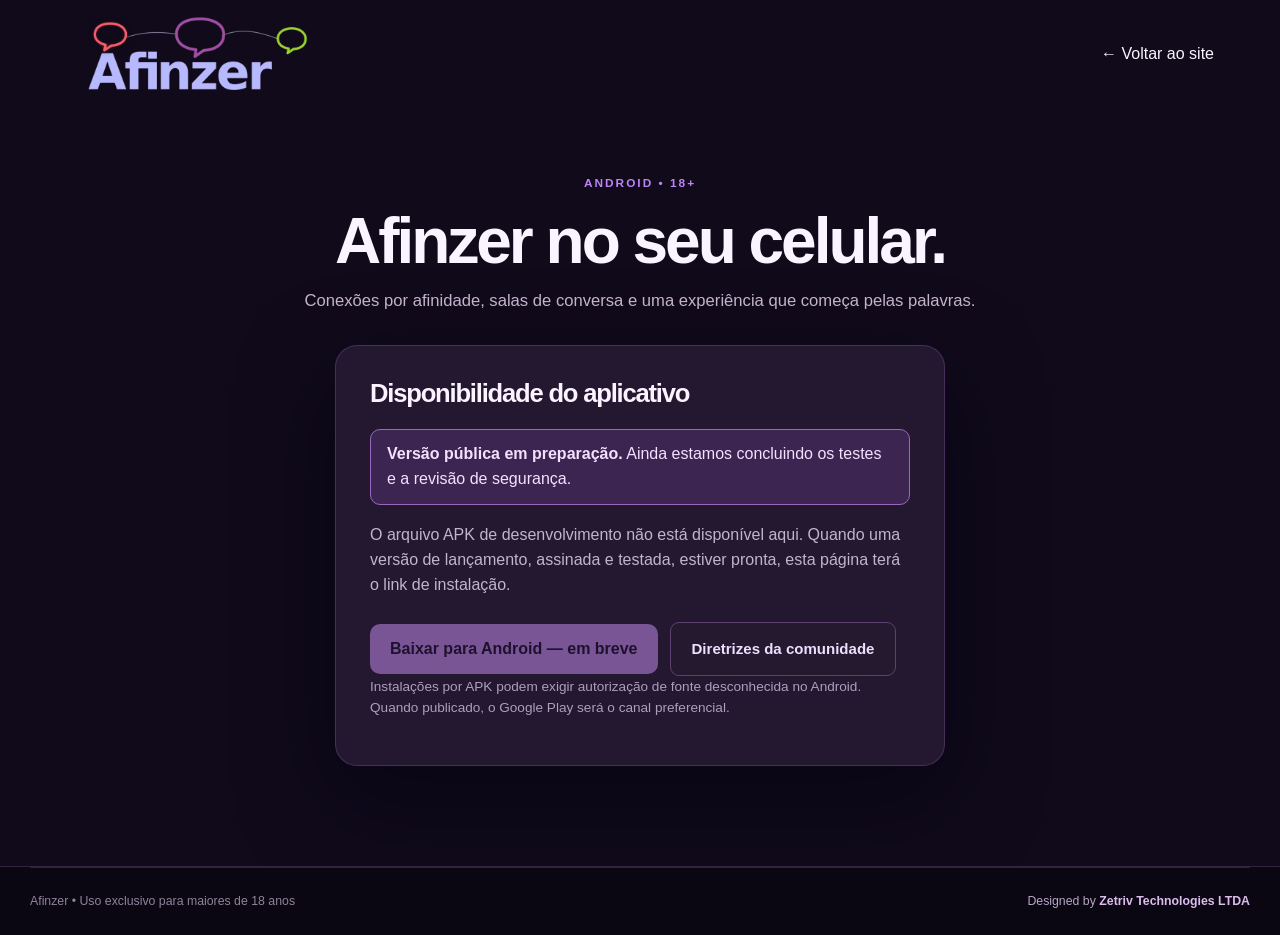
<file: baixar.html>
<!doctype html>
<html lang="pt-BR">
<head>
  <meta charset="utf-8"><meta name="viewport" content="width=device-width, initial-scale=1"><meta name="theme-color" content="#100a1b">
  <meta name="description" content="Afinzer para Android. Acompanhe a disponibilidade do aplicativo e a publicação oficial.">
  <meta http-equiv="Content-Security-Policy" content="default-src 'self'; script-src 'self'; style-src 'self'; img-src 'self' data:; object-src 'none'; base-uri 'self'">
  <title>Baixar Afinzer | Android</title>
  <link rel="icon" href="assets/afinzer-icon.svg" type="image/svg+xml"><link rel="stylesheet" href="styles.css"><link rel="stylesheet" href="portal.css"><script defer src="main.js"></script>
</head>
<body><header class="header shell"><a class="brand" href="index.html"><img class="brand-logo" src="assets/afinzer-logo-animado.webp" alt="Afinzer" width="188" height="55"></a><a href="index.html">← Voltar ao site</a></header>
  <main class="shell portal-layout"><div class="portal-heading"><span class="section-kicker">ANDROID • 18+</span><h1>Afinzer no seu celular.</h1><p>Conexões por afinidade, salas de conversa e uma experiência que começa pelas palavras.</p></div>
    <section class="portal-card" aria-labelledby="download-title"><h2 id="download-title">Disponibilidade do aplicativo</h2><div class="portal-alert"><strong>Versão pública em preparação.</strong> Ainda estamos concluindo os testes e a revisão de segurança.</div>
      <p>O arquivo APK de desenvolvimento não está disponível aqui. Quando uma versão de lançamento, assinada e testada, estiver pronta, esta página terá o link de instalação.</p>
      <div class="portal-actions"><button type="button" class="portal-button" disabled aria-disabled="true">Baixar para Android — em breve</button><a class="btn secondary" href="diretrizes.html">Diretrizes da comunidade</a></div>
      <p class="portal-subtle">Instalações por APK podem exigir autorização de fonte desconhecida no Android. Quando publicado, o Google Play será o canal preferencial.</p>
    </section>
  </main><footer class="footer"><div class="shell footer-bottom"><span>Afinzer • Uso exclusivo para maiores de 18 anos</span><span class="design-credit">Designed by <strong>Zetriv Technologies LTDA</strong></span></div></footer>
</body></html>
</file>
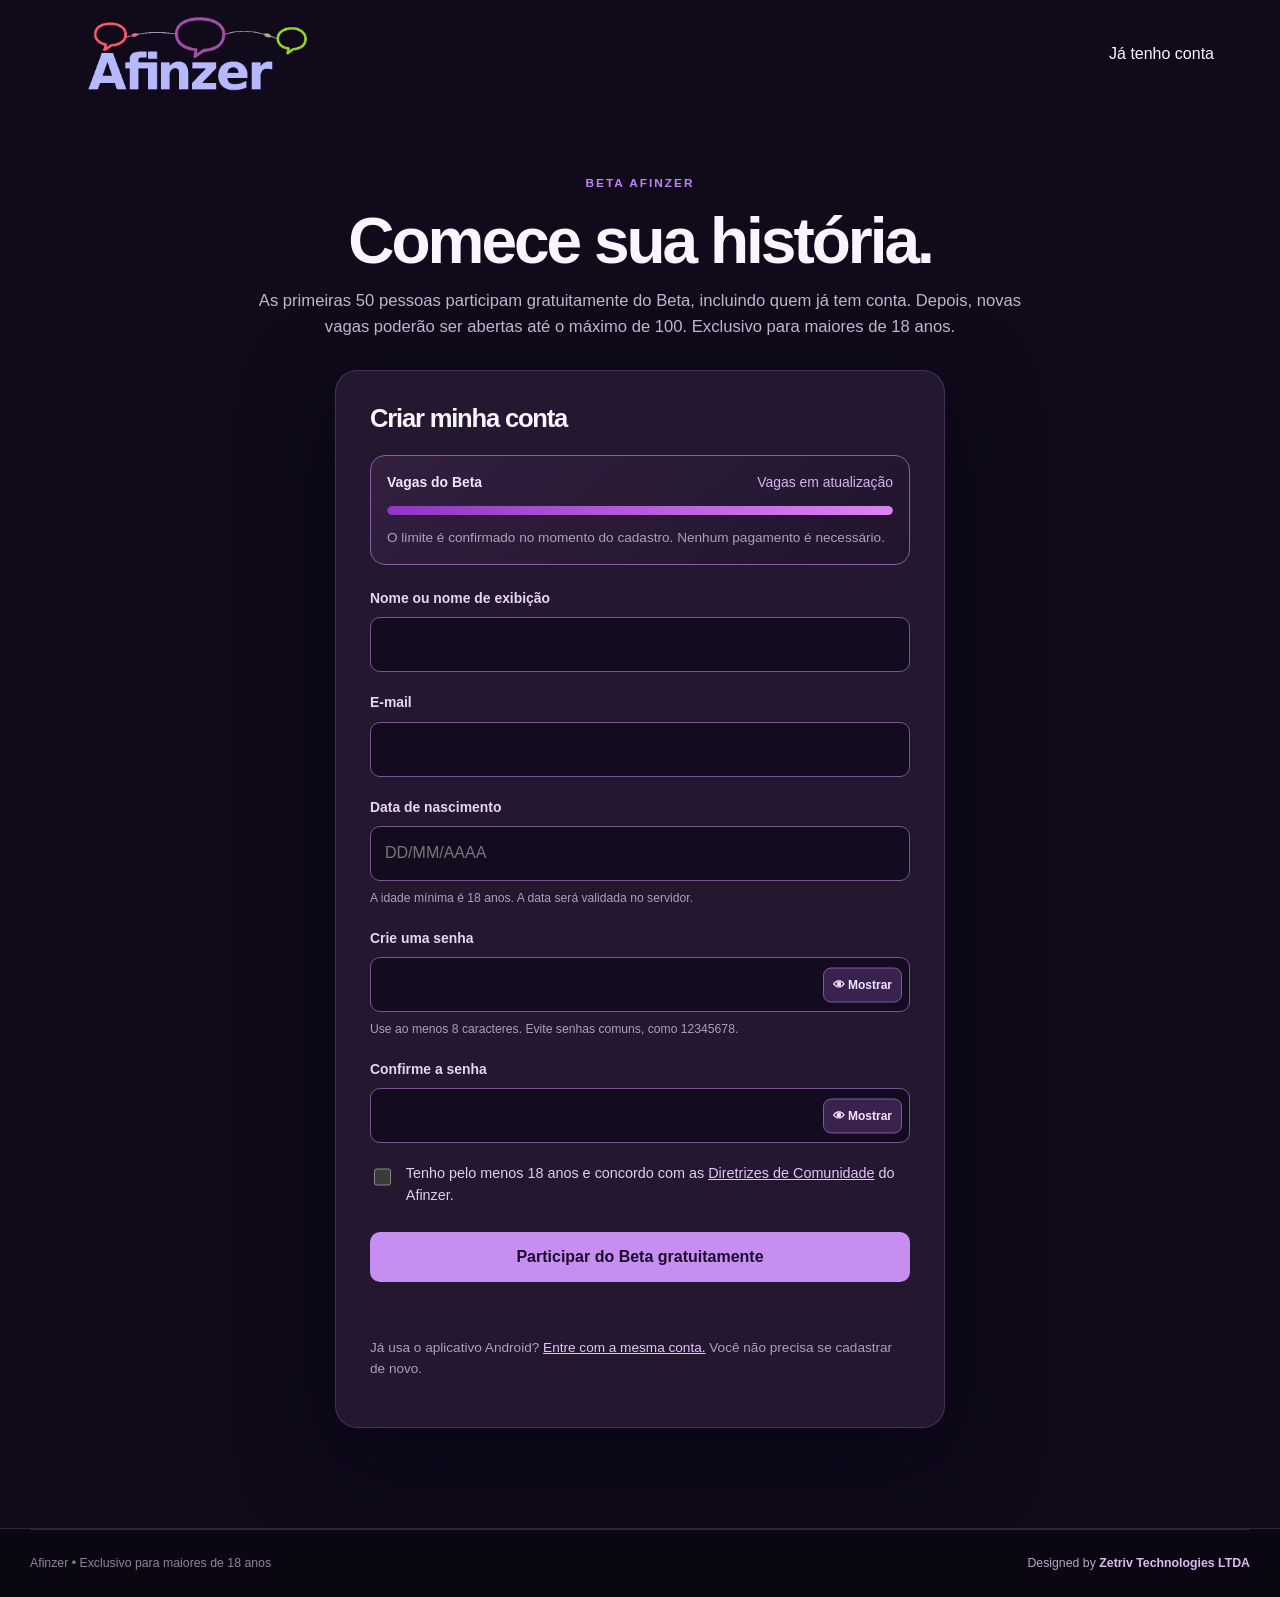
<file: cadastro.html>
<!doctype html>
<html lang="pt-BR">
<head>
  <meta charset="utf-8"><meta name="viewport" content="width=device-width, initial-scale=1">
  <meta name="theme-color" content="#100a1b"><meta name="robots" content="noindex,nofollow">
  <meta http-equiv="Content-Security-Policy" content="default-src 'self'; script-src 'self'; style-src 'self'; connect-src 'self' https://bzjwgvnyfunlwxfzbbbc.supabase.co; img-src 'self' data:; object-src 'none'; base-uri 'self'; form-action 'self'">
  <title>Criar conta | Afinzer</title>
  <link rel="icon" href="assets/afinzer-icon.svg" type="image/svg+xml"><link rel="stylesheet" href="styles.css"><link rel="stylesheet" href="portal.css"><link rel="stylesheet" href="perfil.css">
  <script type="module" src="cadastro.js"></script>
  <script type="module" src="senha.js"></script>
</head>
<body data-portal-page="signup">
  <header class="header shell"><a class="brand" href="index.html"><img class="brand-logo" src="assets/afinzer-logo-animado.gif" alt="Afinzer — balões em movimento" width="264" height="77"></a><a href="entrar.html">Já tenho conta</a></header>
  <main class="shell portal-layout">
    <div class="portal-heading"><span class="section-kicker">BETA AFINZER</span><h1>Comece sua história.</h1><p>As primeiras 50 pessoas participam gratuitamente do Beta, incluindo quem já tem conta. Depois, novas vagas poderão ser abertas até o máximo de 100. Exclusivo para maiores de 18 anos.</p></div>
    <section class="portal-card" aria-labelledby="signup-title">
      <h2 id="signup-title">Criar minha conta</h2>
      <div class="beta-vagas" id="beta-vagas" role="status" aria-live="polite">
        <div class="beta-vagas-header"><strong>Vagas do Beta</strong><span id="beta-vagas-numeros">Consultando vagas...</span></div>
        <div class="beta-vagas-track"><div id="beta-vagas-progresso" class="beta-vagas-fill" style="width:0%"></div></div>
        <p id="beta-vagas-informacao" class="portal-subtle">Cadastro por ordem de chegada, sem convite e sem pagamento.</p>
      </div>
      <form id="signup-form" autocomplete="on">
        <div class="portal-field"><label for="signup-name">Nome ou nome de exibição</label><input id="signup-name" name="nome" type="text" autocomplete="name" minlength="2" maxlength="80" required></div>
        <div class="portal-field"><label for="signup-email">E-mail</label><input id="signup-email" name="email" type="email" autocomplete="email" inputmode="email" maxlength="254" required></div>
        <div class="portal-field"><label for="signup-birth">Data de nascimento</label><input id="signup-birth" name="data_nascimento" inputmode="numeric" placeholder="DD/MM/AAAA" maxlength="10" autocomplete="bday" required><span class="portal-subtle">A idade mínima é 18 anos. A data será validada no servidor.</span></div>
        <div class="portal-field"><label for="signup-password">Crie uma senha</label><div class="password-control"><input id="signup-password" name="password" type="password" autocomplete="new-password" minlength="8" maxlength="128" required><button type="button" class="password-toggle" data-toggle-password="signup-password" aria-label="Mostrar senha" aria-pressed="false">👁 Mostrar</button></div><span class="portal-subtle">Use ao menos 8 caracteres. Evite senhas comuns, como 12345678.</span></div>
        <div class="portal-field"><label for="signup-password-repeat">Confirme a senha</label><div class="password-control"><input id="signup-password-repeat" name="password_repeat" type="password" autocomplete="new-password" minlength="8" maxlength="128" required><button type="button" class="password-toggle" data-toggle-password="signup-password-repeat" aria-label="Mostrar senha" aria-pressed="false">👁 Mostrar</button></div></div>
        <label class="consent-row"><input type="checkbox" id="signup-consent" required><span>Tenho pelo menos 18 anos e concordo com as <a href="diretrizes.html" target="_blank" rel="noopener noreferrer">Diretrizes de Comunidade</a> do Afinzer.</span></label>
        <button id="signup-submit" class="portal-button" type="submit">Participar do Beta gratuitamente</button>
      </form>
      <p id="portal-message" class="portal-status" role="status" aria-live="polite"></p>
      <p class="portal-subtle">Já usa o aplicativo Android? <a href="entrar.html">Entre com a mesma conta.</a> Você não precisa se cadastrar de novo.</p>
    </section>
  </main>
  <footer class="footer"><div class="shell footer-bottom"><span>Afinzer • Exclusivo para maiores de 18 anos</span><span class="design-credit">Designed by <strong>Zetriv Technologies LTDA</strong></span></div></footer>
</body>
</html>
</file>
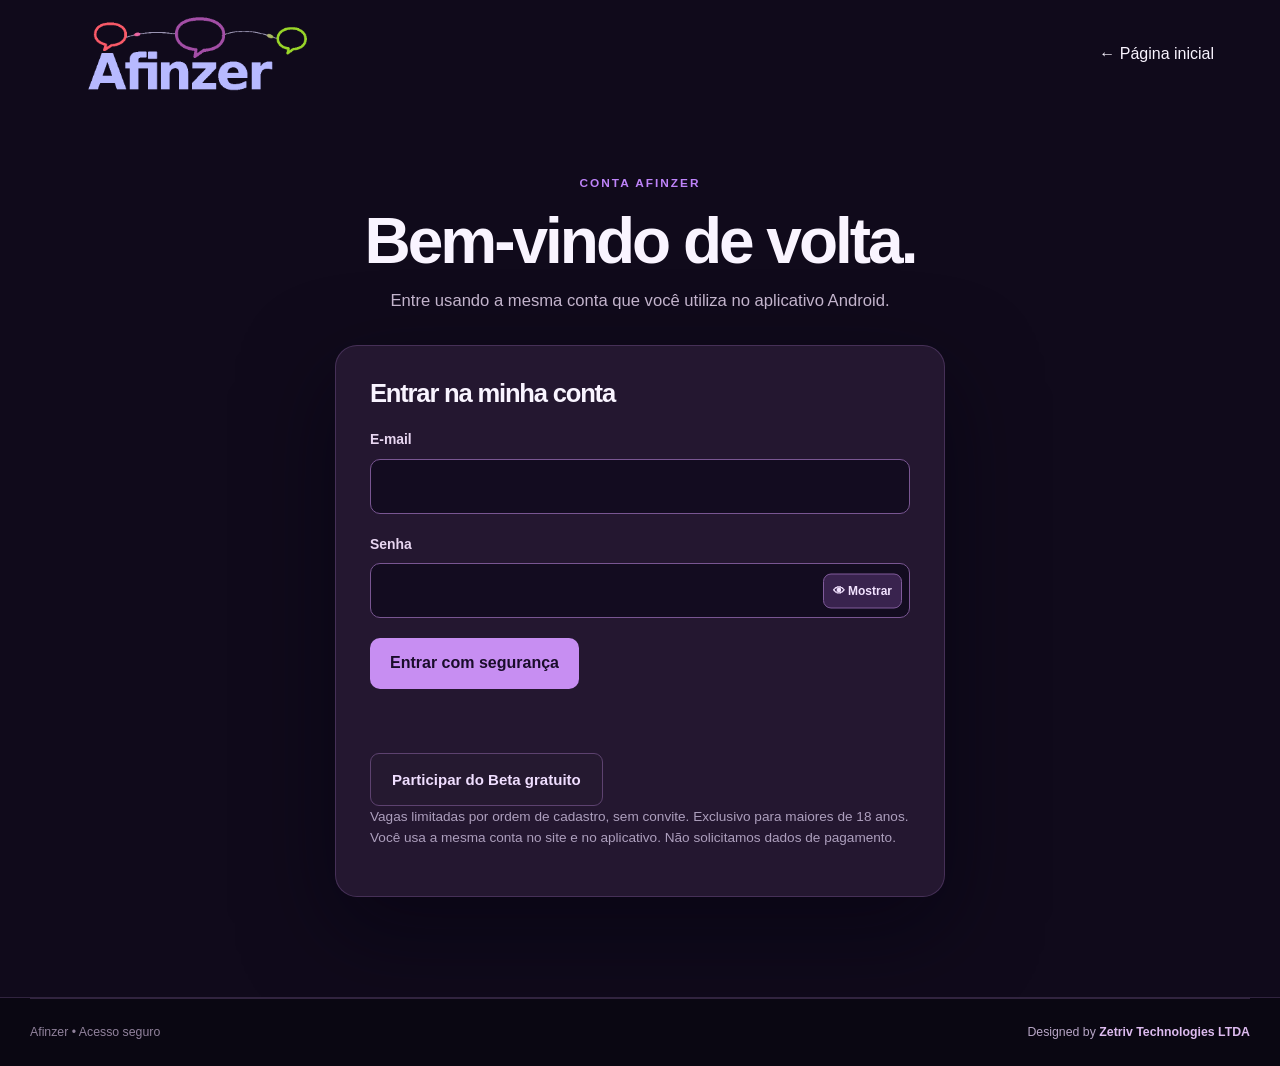
<file: conta.html>
<!doctype html>
<html lang="pt-BR">
<head>
  <meta charset="utf-8"><meta name="viewport" content="width=device-width, initial-scale=1">
  <meta name="theme-color" content="#100a1b"><meta name="robots" content="noindex,nofollow">
  <meta http-equiv="Content-Security-Policy" content="default-src 'self'; script-src 'self'; style-src 'self'; connect-src 'self' https://bzjwgvnyfunlwxfzbbbc.supabase.co; img-src 'self' data: blob: https://bzjwgvnyfunlwxfzbbbc.supabase.co; object-src 'none'; base-uri 'self'; form-action 'self'">
  <title>Meu perfil | Afinzer</title>
  <link rel="icon" href="assets/afinzer-icon.svg" type="image/svg+xml"><link rel="stylesheet" href="styles.css"><link rel="stylesheet" href="portal.css"><link rel="stylesheet" href="perfil.css">
  <script type="module" src="portal.js"></script>
</head>
<body data-portal-page="account">
  <header class="header shell"><a class="brand" href="index.html"><img class="brand-logo" src="assets/afinzer-logo-animado.gif" alt="Afinzer — balões em movimento" width="264" height="77"></a><a href="index.html">← Site público</a></header>
  <main class="shell portal-layout">
    <div class="portal-heading"><span class="section-kicker">MINHA CONTA</span><h1>Meu perfil Afinzer.</h1><p>As informações e fotos que você salvar aqui serão compartilhadas com sua conta do aplicativo.</p></div>
    <section class="portal-card wide account-shell" aria-labelledby="account-title">
      <h2 id="account-title">Minha conta</h2><p id="portal-message" role="status" aria-live="polite">Verificando sua sessão...</p>
      <div id="account-content" hidden>
        <div class="account-toolbar"><p>Conectado como <strong id="account-email"></strong></p><div class="portal-actions"><a id="admin-link" href="admin.html" class="btn secondary" hidden>Moderação</a><button type="button" id="logout" class="portal-button secondary">Sair da conta</button></div></div>
      </div>
    </section>
    <section id="profile-panel" class="portal-card wide profile-section" aria-labelledby="profile-title" hidden>
      <div class="profile-section-head"><div><span class="section-kicker">SEUS DADOS</span><h2 id="profile-title">Editar meu perfil</h2><p>Atualize sua apresentação, preferências e informações pessoais.</p></div><span class="portal-pill ready">Conta compartilhada com o app</span></div>
      <form id="profile-form">
        <div class="profile-fields">
          <div class="portal-field"><label for="profile-name">Nome *</label><input id="profile-name" name="nome" maxlength="80" minlength="2" autocomplete="name" required></div>
          <div class="portal-field"><label for="profile-birth">Data de nascimento *</label><input id="profile-birth" name="data_nascimento" inputmode="numeric" maxlength="10" placeholder="DD/MM/AAAA" autocomplete="bday" required></div>
          <div class="portal-field city-field"><label for="profile-city">Cidade atual</label><input id="profile-city" name="cidade_atual" maxlength="120" readonly>
            <div class="city-controls"><select id="city-current-state" aria-label="Estado da cidade atual"><option value="">Selecione a UF</option></select><input id="city-current-search" type="search" placeholder="Buscar cidade" aria-label="Buscar cidade atual" disabled></div>
            <select id="city-current-results" class="city-results" size="5" aria-label="Resultados de cidades" hidden></select><div class="city-helper"><span id="city-current-hint" class="portal-subtle">Escolha o estado e busque a cidade.</span><button id="city-current-clear" type="button" class="city-clear">Limpar</button></div>
          </div>
          <div class="portal-field city-field"><label for="profile-origin">Cidade natal</label><input id="profile-origin" name="cidade_natal" maxlength="120" readonly>
            <div class="city-controls"><select id="city-origin-state" aria-label="Estado da cidade natal"><option value="">Selecione a UF</option></select><input id="city-origin-search" type="search" placeholder="Buscar cidade" aria-label="Buscar cidade natal" disabled></div>
            <select id="city-origin-results" class="city-results" size="5" aria-label="Resultados de cidades" hidden></select><div class="city-helper"><span id="city-origin-hint" class="portal-subtle">Escolha o estado e busque a cidade.</span><button id="city-origin-clear" type="button" class="city-clear">Limpar</button></div>
          </div>
          <div class="portal-field"><label for="profile-gender">Gênero</label><select id="profile-gender" name="genero"></select></div>
          <div class="portal-field"><label for="profile-seeking">Quero conhecer</label><select id="profile-seeking" name="buscando"></select></div>
          <div class="portal-field"><label for="profile-intention">Objetivo da conexão</label><select id="profile-intention" name="objetivo_conexao"></select></div>
          <div class="portal-field"><label for="profile-height">Altura</label><input id="profile-height" name="altura" maxlength="5" inputmode="decimal" placeholder="Ex.: 1,75"><span class="portal-subtle">Digite em metros com vírgula. Exemplo: 1,89.</span></div>
          <div class="portal-field"><label for="profile-profession">Profissão</label><input id="profile-profession" name="profissao" maxlength="120"></div>
          <div class="portal-field"><label for="profile-company">Empresa</label><input id="profile-company" name="empresa" maxlength="120"></div>
          <div class="portal-field"><label for="profile-education">Escolaridade</label><select id="profile-education" name="escolaridade"></select></div>
          <div class="portal-field"><label for="profile-religion">Crenças / religião</label><select id="profile-religion" name="religiao"></select><input id="custom-religion" maxlength="120" placeholder="Digite sua crença ou religião" aria-label="Outra religião" hidden></div>
          <div class="portal-field"><label for="profile-children">Filhos</label><select id="profile-children" name="filhos"></select></div>
          <div class="portal-field"><label for="profile-smokes">Tabagismo</label><select id="profile-smokes" name="fumante"></select></div>
          <div class="portal-field"><label for="profile-drinks">Bebidas alcoólicas</label><select id="profile-drinks" name="bebida"></select></div>
          <div class="portal-field full"><label for="profile-languages">Idiomas</label><details class="choices-details"><summary>Escolher idiomas da lista</summary><div id="language-options" class="choice-grid"></div></details><input id="profile-languages" name="idiomas" maxlength="700" placeholder="Idiomas selecionados ou outros, separados por vírgulas"><span class="portal-subtle">Selecione vários e, se precisar, digite outros.</span></div>
          <div class="portal-field full"><label for="profile-hobbies">Hobbies e interesses</label><details class="choices-details"><summary>Escolher hobbies da lista</summary><div id="hobby-options" class="choice-grid"></div></details><textarea id="profile-hobbies" name="hobbies" rows="2" maxlength="2400" placeholder="Hobbies selecionados ou outros, separados por vírgulas"></textarea><span class="portal-subtle">As mesmas opções do app ajudam o Radar de sintonia a encontrar afinidades.</span></div>
          <div class="portal-field full"><label for="profile-about">Apresentação / frase do dia</label><textarea id="profile-about" name="mensagem_dia" rows="4" maxlength="1000" placeholder="Conte um pouco sobre você..."></textarea></div>
        </div>
        <button id="profile-submit" type="submit" class="portal-button">Salvar meus dados</button>
      </form>
      <p id="profile-status" class="portal-status" role="status" aria-live="polite"></p>
      <div class="profile-photos-section"><div><span class="section-kicker">MINHA GALERIA</span><h2>Minhas fotos</h2><p>A primeira foto será a principal. Você pode adicionar, remover ou escolher outra foto principal.</p></div>
        <div id="profile-gallery" class="profile-gallery" aria-label="Fotos do seu perfil"></div>
        <label for="photo-file" class="portal-button photo-upload-label">+ Adicionar foto</label><input id="photo-file" class="visually-hidden" type="file" accept="image/jpeg,image/png,image/webp"><p id="photo-hint" class="portal-subtle" role="status" aria-live="polite"></p>
      </div>
    </section>
  </main>
  <footer class="footer"><div class="shell footer-bottom"><span>Afinzer • Somente maiores de 18 anos</span><span class="design-credit">Designed by <strong>Zetriv Technologies LTDA</strong></span></div></footer>
</body>
</html>
</file>
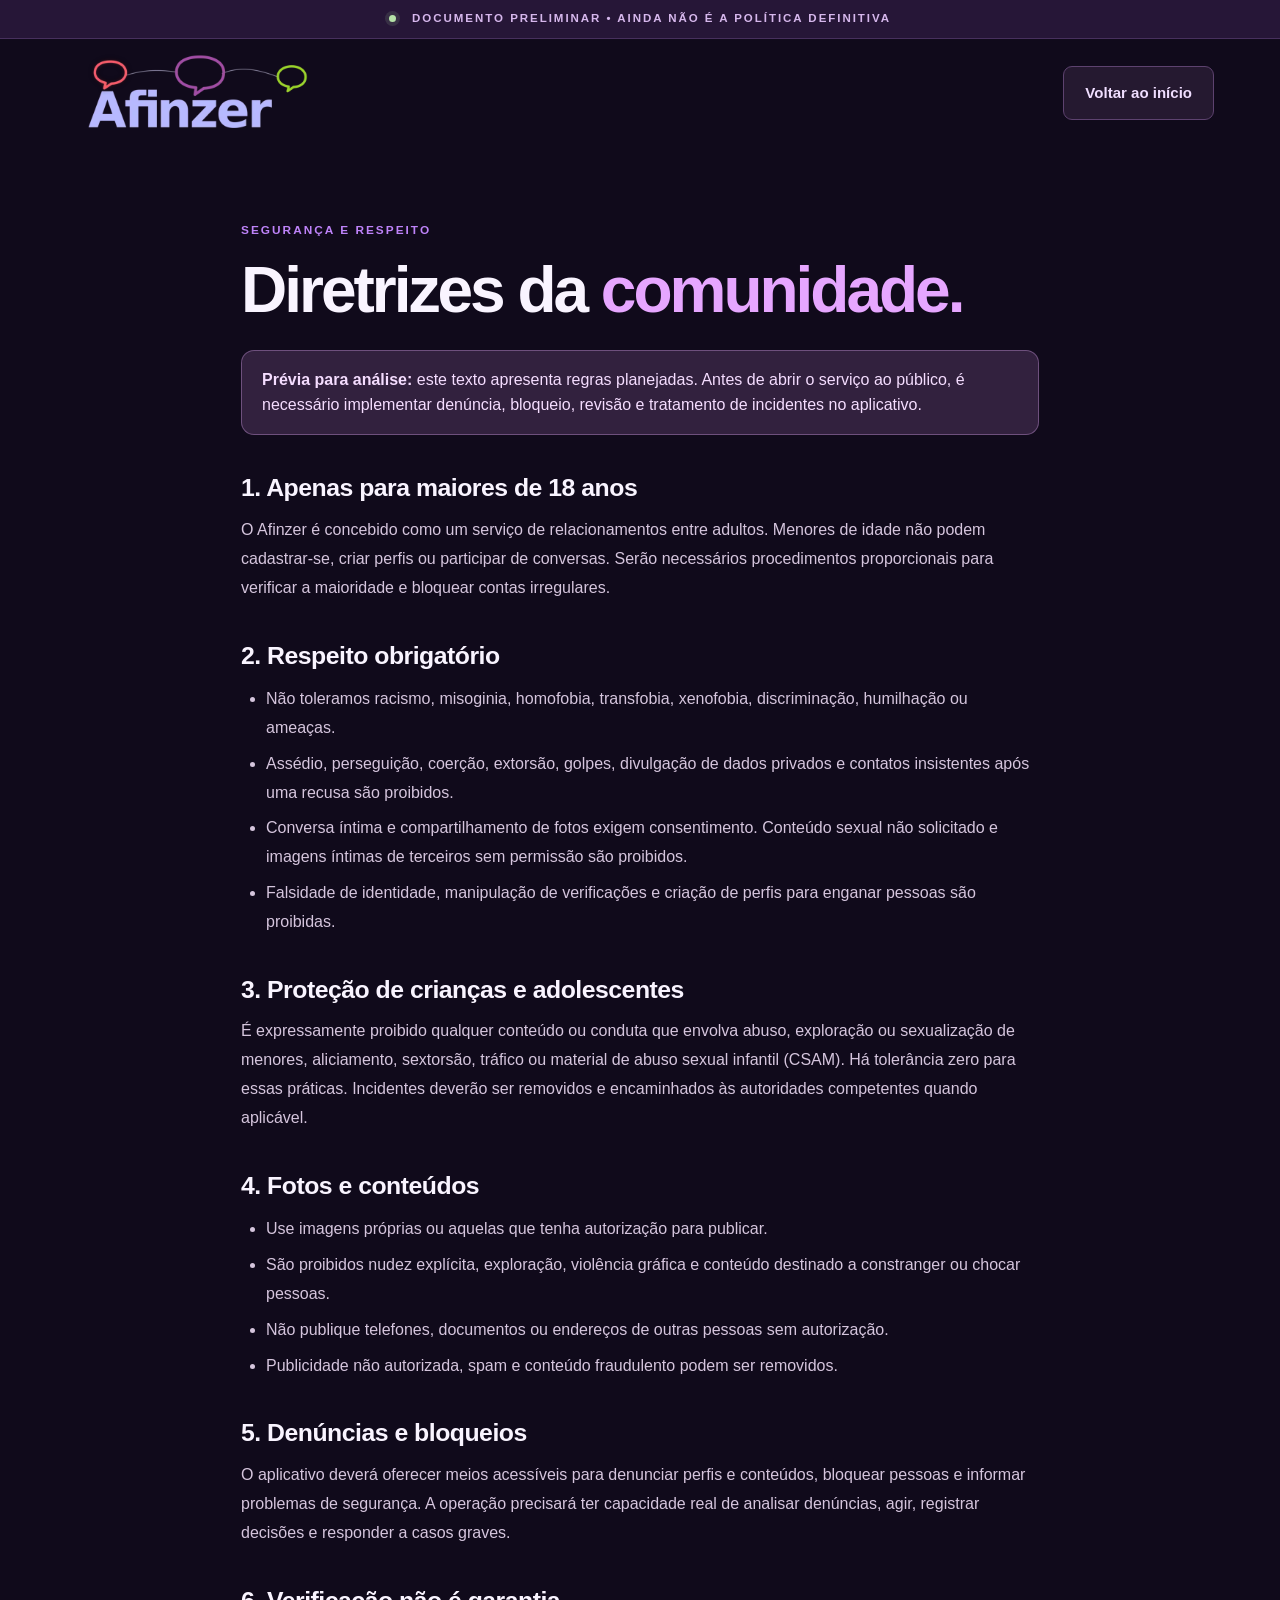
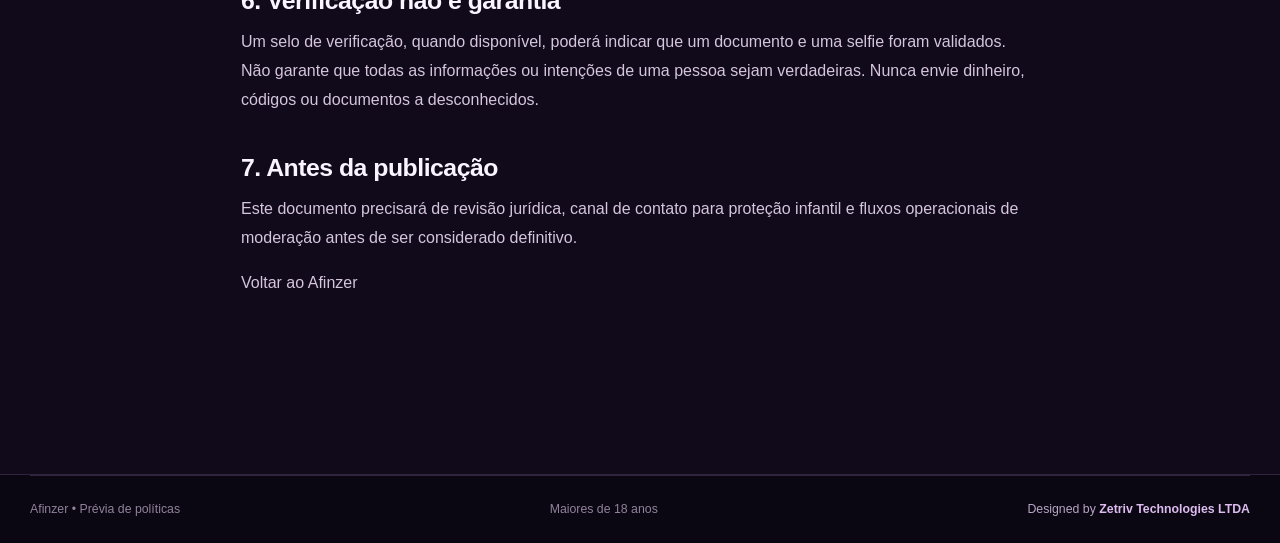
<file: diretrizes.html>
<!doctype html>
<html lang="pt-BR"><head><meta charset="utf-8"><meta name="viewport" content="width=device-width,initial-scale=1"><meta name="robots" content="noindex,nofollow"><meta name="theme-color" content="#100a1b"><meta http-equiv="Content-Security-Policy" content="default-src 'self'; script-src 'self'; style-src 'self'; img-src 'self' data:; object-src 'none'; base-uri 'self'; form-action 'self'"><title>Diretrizes da Comunidade (prévia) — Afinzer</title><link rel="stylesheet" href="styles.css"><script defer src="main.js"></script></head>
<body><div class="announcement"><span class="pulse-dot"></span> DOCUMENTO PRELIMINAR • AINDA NÃO É A POLÍTICA DEFINITIVA</div><header class="header shell"><a class="brand" href="index.html"><img class="brand-logo" src="assets/afinzer-logo-animado.webp" alt="Afinzer" width="188" height="55"></a><a class="btn secondary" href="index.html">Voltar ao início</a></header>
<main class="legal-page"><span class="section-kicker">SEGURANÇA E RESPEITO</span><h1>Diretrizes da <em>comunidade.</em></h1><div class="legal-alert"><strong>Prévia para análise:</strong> este texto apresenta regras planejadas. Antes de abrir o serviço ao público, é necessário implementar denúncia, bloqueio, revisão e tratamento de incidentes no aplicativo.</div>
<h2>1. Apenas para maiores de 18 anos</h2><p>O Afinzer é concebido como um serviço de relacionamentos entre adultos. Menores de idade não podem cadastrar-se, criar perfis ou participar de conversas. Serão necessários procedimentos proporcionais para verificar a maioridade e bloquear contas irregulares.</p>
<h2>2. Respeito obrigatório</h2><ul><li>Não toleramos racismo, misoginia, homofobia, transfobia, xenofobia, discriminação, humilhação ou ameaças.</li><li>Assédio, perseguição, coerção, extorsão, golpes, divulgação de dados privados e contatos insistentes após uma recusa são proibidos.</li><li>Conversa íntima e compartilhamento de fotos exigem consentimento. Conteúdo sexual não solicitado e imagens íntimas de terceiros sem permissão são proibidos.</li><li>Falsidade de identidade, manipulação de verificações e criação de perfis para enganar pessoas são proibidas.</li></ul>
<h2>3. Proteção de crianças e adolescentes</h2><p>É expressamente proibido qualquer conteúdo ou conduta que envolva abuso, exploração ou sexualização de menores, aliciamento, sextorsão, tráfico ou material de abuso sexual infantil (CSAM). Há tolerância zero para essas práticas. Incidentes deverão ser removidos e encaminhados às autoridades competentes quando aplicável.</p>
<h2>4. Fotos e conteúdos</h2><ul><li>Use imagens próprias ou aquelas que tenha autorização para publicar.</li><li>São proibidos nudez explícita, exploração, violência gráfica e conteúdo destinado a constranger ou chocar pessoas.</li><li>Não publique telefones, documentos ou endereços de outras pessoas sem autorização.</li><li>Publicidade não autorizada, spam e conteúdo fraudulento podem ser removidos.</li></ul>
<h2>5. Denúncias e bloqueios</h2><p>O aplicativo deverá oferecer meios acessíveis para denunciar perfis e conteúdos, bloquear pessoas e informar problemas de segurança. A operação precisará ter capacidade real de analisar denúncias, agir, registrar decisões e responder a casos graves.</p>
<h2>6. Verificação não é garantia</h2><p>Um selo de verificação, quando disponível, poderá indicar que um documento e uma selfie foram validados. Não garante que todas as informações ou intenções de uma pessoa sejam verdadeiras. Nunca envie dinheiro, códigos ou documentos a desconhecidos.</p>
<h2>7. Antes da publicação</h2><p>Este documento precisará de revisão jurídica, canal de contato para proteção infantil e fluxos operacionais de moderação antes de ser considerado definitivo.</p>
<p><a href="index.html">Voltar ao Afinzer</a></p></main><footer class="footer"><div class="shell footer-bottom"><span>Afinzer • Prévia de políticas</span><span>Maiores de 18 anos</span><span class="design-credit">Designed by <strong>Zetriv Technologies LTDA</strong></span></div></footer></body></html>
</file>
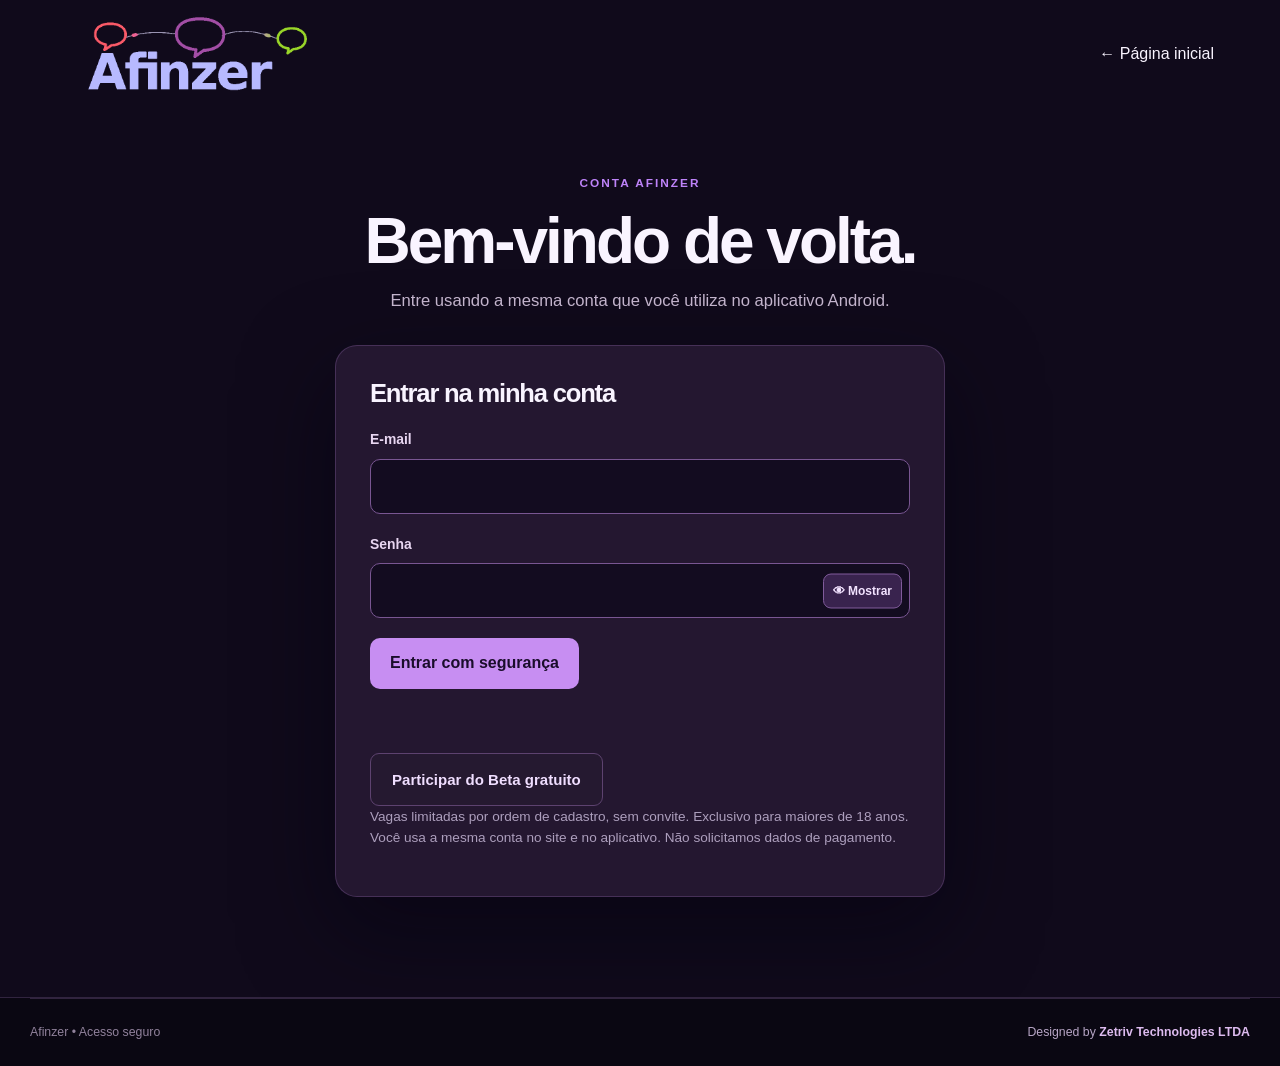
<file: entrar.html>
<!doctype html>
<html lang="pt-BR">
<head>
  <meta charset="utf-8"><meta name="viewport" content="width=device-width, initial-scale=1">
  <meta name="theme-color" content="#100a1b"><meta name="robots" content="noindex,nofollow">
  <meta http-equiv="Content-Security-Policy" content="default-src 'self'; script-src 'self'; style-src 'self'; connect-src 'self' https://bzjwgvnyfunlwxfzbbbc.supabase.co; img-src 'self' data:; object-src 'none'; base-uri 'self'; form-action 'self'">
  <title>Entrar na conta | Afinzer</title>
  <link rel="icon" href="assets/afinzer-icon.svg" type="image/svg+xml"><link rel="stylesheet" href="styles.css"><link rel="stylesheet" href="portal.css"><link rel="stylesheet" href="perfil.css">
  <script type="module" src="portal.js"></script>
  <script type="module" src="senha.js"></script>
</head>
<body data-portal-page="login">
  <header class="header shell"><a class="brand" href="index.html"><img class="brand-logo" src="assets/afinzer-logo-animado.gif" alt="Afinzer — balões em movimento" width="264" height="77"></a><a href="index.html">← Página inicial</a></header>
  <main class="shell portal-layout"><div class="portal-heading"><span id="entry-kicker" class="section-kicker">CONTA AFINZER</span><h1 id="entry-heading">Bem-vindo de volta.</h1><p id="entry-intro">Entre usando a mesma conta que você utiliza no aplicativo Android.</p></div>
    <section id="entry-choices" class="entry-choices" aria-label="Escolha o tipo de acesso" hidden>
      <a href="app.html" class="entry-choice-card">
        <span class="entry-choice-symbol" aria-hidden="true">♡</span><span class="entry-choice-kicker">PARA CONHECER PESSOAS</span>
        <h2>Entrar no Afinzer</h2><p>Acesse seu Deck, curtidas, conexões, salas, Conversa às Cegas e perfil com sua conta de usuário.</p>
        <span class="entry-choice-link">Abrir o Afinzer →</span>
      </a>
      <a href="admin.html" class="entry-choice-card moderator-choice">
        <span class="entry-choice-symbol" aria-hidden="true">⚖</span><span class="entry-choice-kicker">ÁREA RESTRITA</span>
        <h2>Entrar como moderador</h2><p>Analise denúncias e acompanhe medidas de segurança. Exige uma conta autorizada para moderação.</p>
        <span class="entry-choice-link">Abrir moderação →</span>
      </a>
      <button type="button" class="portal-button secondary entry-switch-account" id="choice-logout">Sair e entrar com outra conta</button>
    </section>
    <section id="login-card" class="portal-card" aria-labelledby="login-title"><h2 id="login-title">Entrar na minha conta</h2>
      <form id="login-form" autocomplete="on"><div class="portal-field"><label for="email">E-mail</label><input id="email" name="email" type="email" inputmode="email" autocomplete="username" maxlength="254" required></div>
        <div class="portal-field"><label for="senha">Senha</label><div class="password-control"><input id="senha" name="senha" type="password" autocomplete="current-password" required><button type="button" class="password-toggle" data-toggle-password="senha" aria-label="Mostrar senha" aria-pressed="false">👁 Mostrar</button></div></div>
        <button id="login-submit" class="portal-button" type="submit">Entrar com segurança</button>
      </form><p id="portal-message" class="portal-status" role="status" aria-live="polite"></p>
      <div class="portal-actions"><a class="btn secondary" href="cadastro.html">Participar do Beta gratuito</a></div><p class="portal-subtle">Vagas limitadas por ordem de cadastro, sem convite. Exclusivo para maiores de 18 anos. Você usa a mesma conta no site e no aplicativo. Não solicitamos dados de pagamento.</p>
    </section>
  </main>
  <footer class="footer"><div class="shell footer-bottom"><span>Afinzer • Acesso seguro</span><span class="design-credit">Designed by <strong>Zetriv Technologies LTDA</strong></span></div></footer>
</body>
</html>
</file>
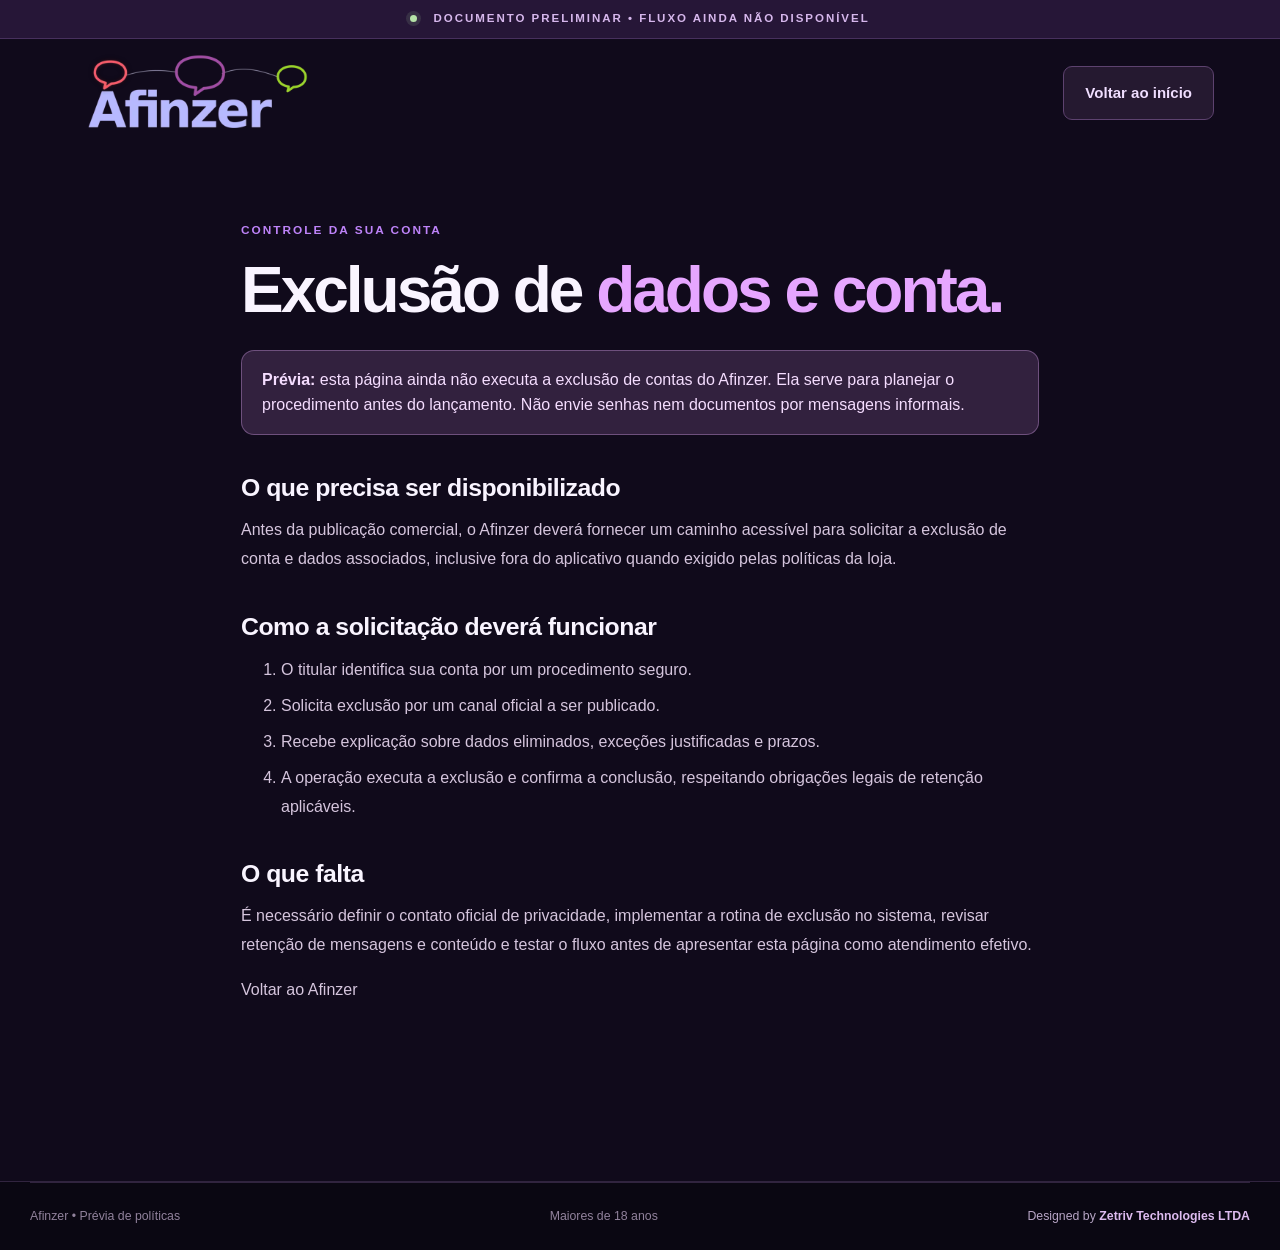
<file: exclusao.html>
<!doctype html>
<html lang="pt-BR"><head><meta charset="utf-8"><meta name="viewport" content="width=device-width,initial-scale=1"><meta name="robots" content="noindex,nofollow"><meta name="theme-color" content="#100a1b"><meta http-equiv="Content-Security-Policy" content="default-src 'self'; script-src 'self'; style-src 'self'; img-src 'self' data:; object-src 'none'; base-uri 'self'; form-action 'self'"><title>Exclusão de conta (prévia) — Afinzer</title><link rel="stylesheet" href="styles.css"><script defer src="main.js"></script></head>
<body><div class="announcement"><span class="pulse-dot"></span> DOCUMENTO PRELIMINAR • FLUXO AINDA NÃO DISPONÍVEL</div><header class="header shell"><a class="brand" href="index.html"><img class="brand-logo" src="assets/afinzer-logo-animado.webp" alt="Afinzer" width="188" height="55"></a><a class="btn secondary" href="index.html">Voltar ao início</a></header>
<main class="legal-page"><span class="section-kicker">CONTROLE DA SUA CONTA</span><h1>Exclusão de <em>dados e conta.</em></h1><div class="legal-alert"><strong>Prévia:</strong> esta página ainda não executa a exclusão de contas do Afinzer. Ela serve para planejar o procedimento antes do lançamento. Não envie senhas nem documentos por mensagens informais.</div>
<h2>O que precisa ser disponibilizado</h2><p>Antes da publicação comercial, o Afinzer deverá fornecer um caminho acessível para solicitar a exclusão de conta e dados associados, inclusive fora do aplicativo quando exigido pelas políticas da loja.</p>
<h2>Como a solicitação deverá funcionar</h2><ol><li>O titular identifica sua conta por um procedimento seguro.</li><li>Solicita exclusão por um canal oficial a ser publicado.</li><li>Recebe explicação sobre dados eliminados, exceções justificadas e prazos.</li><li>A operação executa a exclusão e confirma a conclusão, respeitando obrigações legais de retenção aplicáveis.</li></ol>
<h2>O que falta</h2><p>É necessário definir o contato oficial de privacidade, implementar a rotina de exclusão no sistema, revisar retenção de mensagens e conteúdo e testar o fluxo antes de apresentar esta página como atendimento efetivo.</p><p><a href="index.html">Voltar ao Afinzer</a></p></main><footer class="footer"><div class="shell footer-bottom"><span>Afinzer • Prévia de políticas</span><span>Maiores de 18 anos</span><span class="design-credit">Designed by <strong>Zetriv Technologies LTDA</strong></span></div></footer></body></html>
</file>
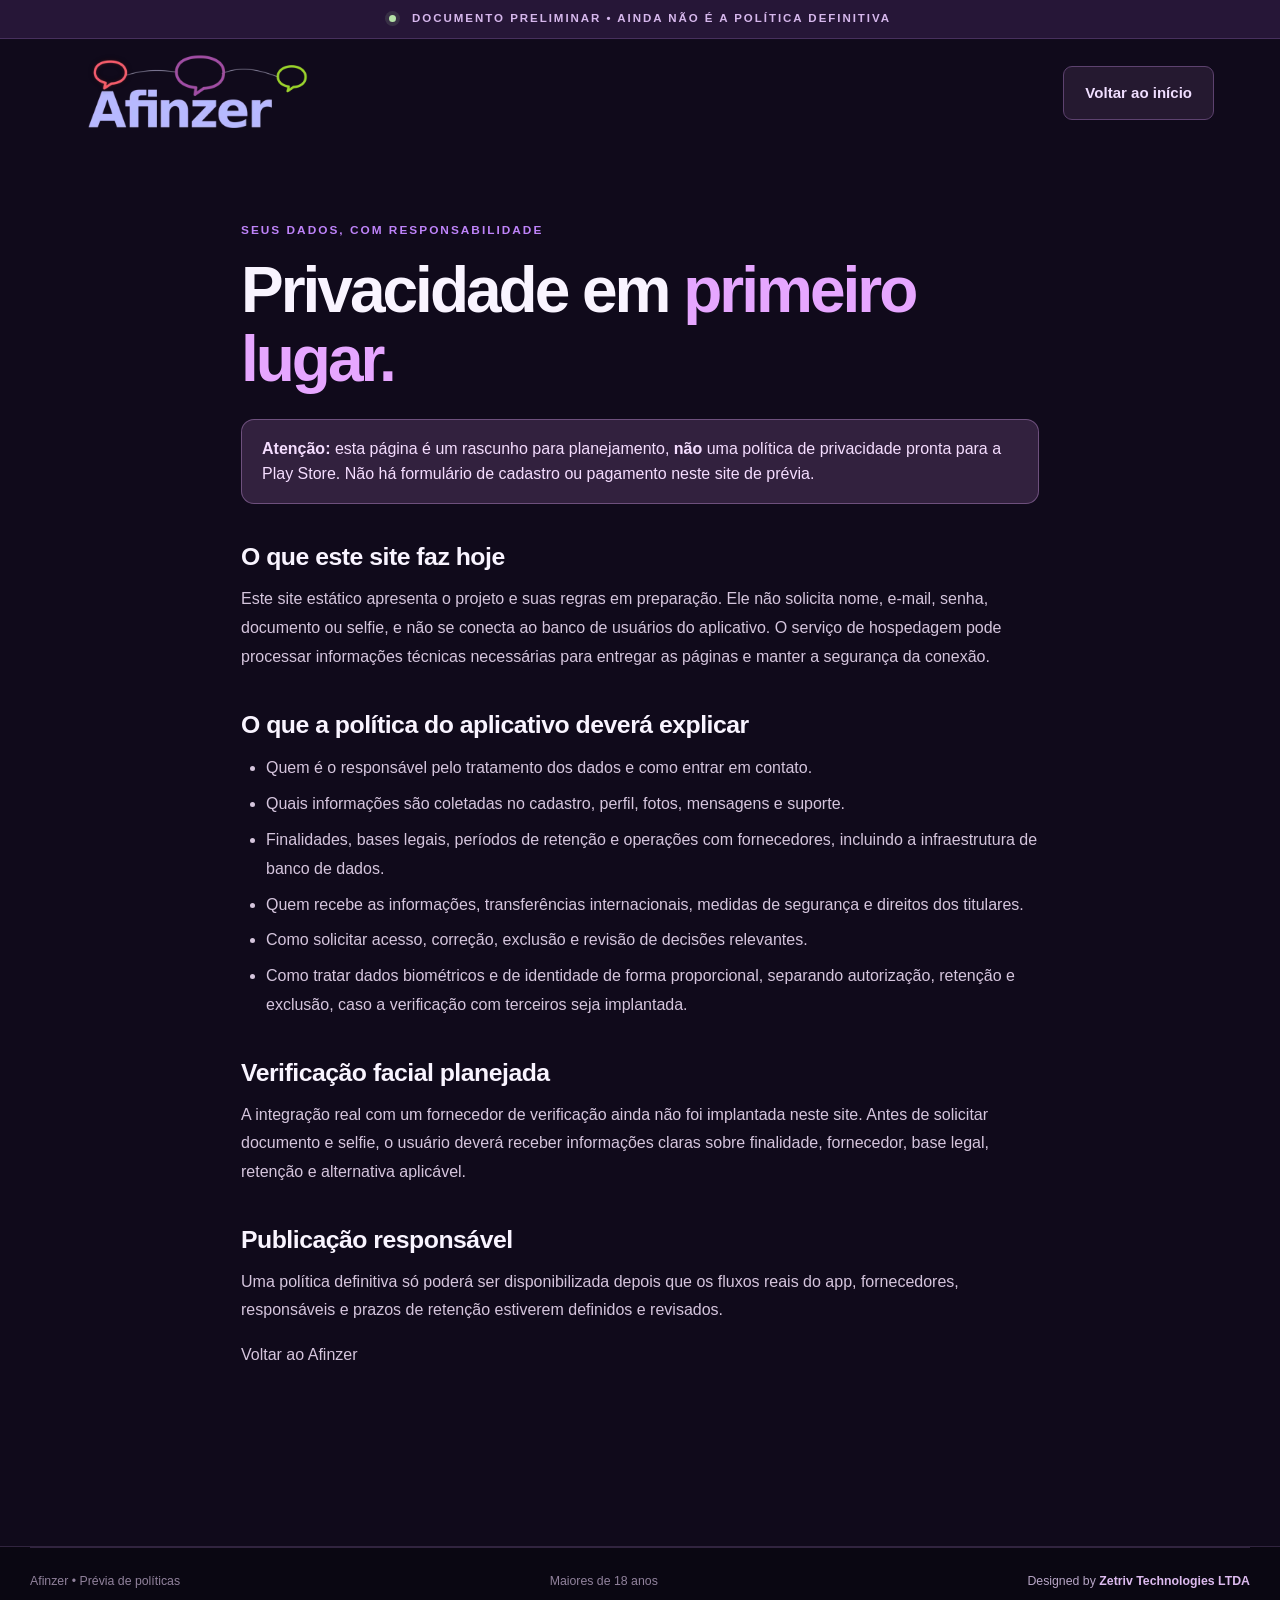
<file: privacidade.html>
<!doctype html>
<html lang="pt-BR"><head><meta charset="utf-8"><meta name="viewport" content="width=device-width,initial-scale=1"><meta name="robots" content="noindex,nofollow"><meta name="theme-color" content="#100a1b"><meta http-equiv="Content-Security-Policy" content="default-src 'self'; script-src 'self'; style-src 'self'; img-src 'self' data:; object-src 'none'; base-uri 'self'; form-action 'self'"><title>Privacidade (prévia) — Afinzer</title><link rel="stylesheet" href="styles.css"><script defer src="main.js"></script></head>
<body><div class="announcement"><span class="pulse-dot"></span> DOCUMENTO PRELIMINAR • AINDA NÃO É A POLÍTICA DEFINITIVA</div><header class="header shell"><a class="brand" href="index.html"><img class="brand-logo" src="assets/afinzer-logo-animado.webp" alt="Afinzer" width="188" height="55"></a><a class="btn secondary" href="index.html">Voltar ao início</a></header>
<main class="legal-page"><span class="section-kicker">SEUS DADOS, COM RESPONSABILIDADE</span><h1>Privacidade em <em>primeiro lugar.</em></h1><div class="legal-alert"><strong>Atenção:</strong> esta página é um rascunho para planejamento, <strong>não</strong> uma política de privacidade pronta para a Play Store. Não há formulário de cadastro ou pagamento neste site de prévia.</div>
<h2>O que este site faz hoje</h2><p>Este site estático apresenta o projeto e suas regras em preparação. Ele não solicita nome, e-mail, senha, documento ou selfie, e não se conecta ao banco de usuários do aplicativo. O serviço de hospedagem pode processar informações técnicas necessárias para entregar as páginas e manter a segurança da conexão.</p>
<h2>O que a política do aplicativo deverá explicar</h2><ul><li>Quem é o responsável pelo tratamento dos dados e como entrar em contato.</li><li>Quais informações são coletadas no cadastro, perfil, fotos, mensagens e suporte.</li><li>Finalidades, bases legais, períodos de retenção e operações com fornecedores, incluindo a infraestrutura de banco de dados.</li><li>Quem recebe as informações, transferências internacionais, medidas de segurança e direitos dos titulares.</li><li>Como solicitar acesso, correção, exclusão e revisão de decisões relevantes.</li><li>Como tratar dados biométricos e de identidade de forma proporcional, separando autorização, retenção e exclusão, caso a verificação com terceiros seja implantada.</li></ul>
<h2>Verificação facial planejada</h2><p>A integração real com um fornecedor de verificação ainda não foi implantada neste site. Antes de solicitar documento e selfie, o usuário deverá receber informações claras sobre finalidade, fornecedor, base legal, retenção e alternativa aplicável.</p>
<h2>Publicação responsável</h2><p>Uma política definitiva só poderá ser disponibilizada depois que os fluxos reais do app, fornecedores, responsáveis e prazos de retenção estiverem definidos e revisados.</p><p><a href="index.html">Voltar ao Afinzer</a></p></main><footer class="footer"><div class="shell footer-bottom"><span>Afinzer • Prévia de políticas</span><span>Maiores de 18 anos</span><span class="design-credit">Designed by <strong>Zetriv Technologies LTDA</strong></span></div></footer></body></html>
</file>
<file: styles.css>
:root{color-scheme:dark;--bg:#100a1b;--panel:#21172f;--panel2:#291b3a;--white:#f9f4ff;--muted:#c3b4cc;--purple:#be83f9;--pink:#e6a6ff;--line:rgba(204,151,242,.20);--teal:#97d9da;--shadow:0 32px 90px rgba(4,0,15,.5)}
*{box-sizing:border-box}html{scroll-behavior:smooth}body{margin:0;background:var(--bg);color:var(--white);font:400 16px/1.55 Inter,ui-sans-serif,-apple-system,BlinkMacSystemFont,"Segoe UI",sans-serif;overflow-x:hidden}a{color:inherit;text-decoration:none}button{font:inherit;cursor:pointer}h1,h2,h3,p{margin-top:0}h1,h2,h3{letter-spacing:-.047em;line-height:1.08}h1{font-size:clamp(3.55rem,6.1vw,6.55rem);font-weight:760}h2{font-size:clamp(2.65rem,4.6vw,4.9rem);font-weight:740}h3{font-size:1.48rem}p{color:var(--muted)}em{font-style:normal;color:var(--pink)}.shell{max-width:1220px;margin:auto;padding-inline:36px}.skip{position:absolute;left:-9999px;top:10px;background:#fff;color:#000;padding:12px;z-index:99}.skip:focus{left:10px}.announcement{font-size:.72rem;letter-spacing:.17em;text-align:center;background:#261637;border-bottom:1px solid var(--line);padding:10px 12px;color:#d6b7ec;font-weight:700}.pulse-dot{display:inline-block;width:7px;height:7px;border-radius:50%;background:#b5e2a8;box-shadow:0 0 0 4px #b5e2a81f;margin-right:11px;vertical-align:middle}.header{height:92px;display:flex;justify-content:space-between;align-items:center;gap:30px;position:relative;z-index:3}.brand{display:inline-flex;align-items:center;gap:13px;font-size:1.72rem;font-weight:730;letter-spacing:-.06em;white-space:nowrap}.brand-symbol{display:grid;place-items:center;border-radius:16px;width:43px;height:43px;color:white;background:linear-gradient(135deg,#9a61e8,#da8eee);box-shadow:inset 0 0 0 2px #ffffff49;font-size:1.7rem}.brand-accent{color:#bb83ed}.header nav{display:flex;align-items:center;gap:30px}.header nav>a{font-size:.88rem;font-weight:600;color:#d3c6dc;transition:color .2s}.header nav>a:hover,.header nav>a:focus{color:white}.header nav .nav-link-special{padding:12px 17px;border:1px solid var(--line);border-radius:9px;color:white}.nav-link-special span{color:var(--purple);margin-left:9px}.nav-toggle{display:none;border:1px solid var(--line);background:var(--panel);color:white;border-radius:9px;padding:7px 13px;font-size:1.35rem}.hero{display:grid;grid-template-columns:1.07fr 1fr;min-height:690px;align-items:center;gap:35px;padding-block:48px 115px}.hero-copy{position:relative;z-index:2}.eyebrow,.section-kicker{display:inline-block;text-transform:uppercase;letter-spacing:.17em;font-size:.74rem;font-weight:750;color:var(--purple)}.eyebrow{color:#dec4ed;letter-spacing:.055em;text-transform:none;border:1px solid var(--line);background:#21162c;border-radius:40px;padding:7px 13px;margin-bottom:22px}.pill-mark{color:#e9c5fb;border-radius:4px;padding:1px 5px;background:#503366;margin-right:7px;font-weight:800;font-size:.78rem}.hero h1{margin:0 0 26px}.hero p{max-width:540px;font-size:1.12rem;line-height:1.75}.hero-actions{display:flex;gap:12px;flex-wrap:wrap;margin:32px 0}.btn{display:inline-flex;justify-content:center;align-items:center;min-height:52px;border-radius:9px;padding:14px 21px;font-weight:720;font-size:.94rem;transition:transform .2s,background-color .2s;border:1px solid transparent}.btn:hover,.btn:focus{transform:translateY(-2px)}.btn.primary{color:#170b24;background:#ce98fa}.btn.primary:hover{background:#e4baff}.btn.secondary{background:#251930;border-color:#5d426f;color:#f0deff}.hero-foot{font-size:.87rem;color:#a998b9}.mini-stars{color:var(--pink);letter-spacing:5px;margin-right:10px}.hero-art{height:580px;position:relative;display:grid;place-items:center}.orbits{position:absolute;inset:0;display:grid;place-items:center}.orbits span{position:absolute;border:1px solid rgba(199,131,242,.22);width:530px;height:530px;border-radius:50%}.orbits span:nth-child(2){width:420px;height:420px;border-color:#a775d63d}.orbits span:nth-child(3){width:660px;height:660px;border-color:#a775d61d}.hero-art:before{content:"";position:absolute;width:500px;height:500px;background:radial-gradient(circle,#9451b93a,transparent 62%);filter:blur(25px)}.halo{position:absolute;color:#c287f7}.halo-a{top:5%;right:14%;font-size:4rem}.halo-b{bottom:17%;left:5%;font-size:2rem}.preview-phone{position:relative;width:315px;min-height:485px;background:linear-gradient(145deg,#281a39,#160f23);border:1px solid #a571be5e;border-radius:32px;padding:25px 21px;box-shadow:var(--shadow),0 0 0 12px #b47ddb0e;transform:rotate(-6deg)}.preview-top{display:flex;align-items:center;gap:12px;padding-bottom:24px;border-bottom:1px solid var(--line)}.phone-orbit{font-size:1.55rem;color:#c68ff4;display:grid;place-items:center;background:#48305a;width:39px;height:39px;border-radius:50%}.preview-top strong{font-size:.94rem}.preview-top small{display:block;color:#a995b8;font-size:.69rem}.dots{color:#af8cb8;font-size:.67rem;margin-left:auto}.chat-day{text-align:center;font-size:.66rem;color:#96849e;margin:30px 0}.chat-bubble{font-size:.84rem;line-height:1.5;padding:14px 16px;margin-bottom:17px;max-width:83%;border-radius:18px}.incoming{background:#3b2b4b;border-bottom-left-radius:4px}.outgoing{background:#9760bc;color:white;margin-left:auto;border-bottom-right-radius:4px}.phone-bottom{margin-top:40px;border:1px solid #634975;color:#897b92;display:flex;align-items:center;justify-content:space-between;border-radius:50px;padding:9px 9px 9px 17px;font-size:.8rem}.send-dot{width:27px;height:27px;background:#ba82ee;color:#20122c;border-radius:50%;display:grid;place-items:center;font-weight:800}.floating-tag{position:absolute;background:#f0d7fa;color:#2b153d;padding:13px 18px;border-radius:14px;font-size:.77rem;letter-spacing:.01em;font-weight:800;box-shadow:0 15px 40px #0006}.tag-left{left:-5%;top:25%;transform:rotate(6deg)}.tag-left span,.tag-right span{margin-right:5px;color:#965acb}.tag-right{right:-3%;bottom:15%;transform:rotate(7deg);background:#241831;color:#f4d4fc;border:1px solid #9c6fbb}.marquee-section{border-top:1px solid var(--line);border-bottom:1px solid var(--line);background:#1b1127;overflow:hidden}.marquee-track{max-width:1300px;margin:auto;display:flex;align-items:center;justify-content:space-between;gap:35px;padding:21px 40px;font-size:.81rem;letter-spacing:.13em;font-weight:750;color:#cbb3da}.marquee-track .star{font-size:1.5rem;color:#9666b7}.section{padding-block:120px;scroll-margin-top:35px}.concept{display:grid;grid-template-columns:1fr 1fr;gap:100px;border-bottom:1px solid var(--line)}.concept h2{margin:16px 0 0}.concept-body{padding-top:20px}.concept-body p{font-size:1.15rem;line-height:1.8;max-width:510px}.inline-link{display:inline-block;color:#e2b6ff;font-weight:750;border-bottom:1px solid #be88e8;margin-top:12px;padding-bottom:6px}.inline-link span{margin-left:9px}.section-heading{display:flex;align-items:end;justify-content:space-between;gap:60px;margin-bottom:46px}.section-heading h2{margin:14px 0 0}.section-heading>p{max-width:290px;font-size:.94rem}.feature-grid{display:grid;grid-template-columns:1.25fr 1fr 1fr;gap:18px}.feature-card{background:#21172f;border:1px solid var(--line);border-radius:23px;min-height:425px;padding:28px;display:flex;flex-direction:column}.feature-main{background:linear-gradient(150deg,#3d2250,#261732)}.feature-glyph{font-size:1.9rem;color:#deaeff}.feature-card h3{margin:24px 0 9px}.feature-card p{font-size:.91rem;line-height:1.7;margin-bottom:12px}.feature-tag{margin-top:auto;font-size:.67rem;letter-spacing:.08em;text-transform:uppercase;color:#d8aedf}.feature-illustration{height:185px;display:grid;place-items:center}.question-card{background:linear-gradient(140deg,#673b80,#4a2c61);border:1px solid #c89bdb80;border-radius:14px;width:92%;padding:19px;box-shadow:0 15px 30px #18072480;transform:rotate(-4deg)}.question-card>span{font-size:.67rem;text-transform:uppercase;letter-spacing:.09em;color:#ead1fb}.question-card>p{font-size:1.08rem;font-weight:730;color:white;margin:10px 0}.question-card i{color:#e5d6ee;font-style:normal;font-size:.72rem;display:block;border-top:1px solid #ffffff30;padding-top:10px}.small-feature-art{height:185px;display:flex;flex-direction:column;justify-content:center;gap:10px}.city-orbit{color:#d7b8ec;background:#3a2a49;border:1px solid #6b4e7d;border-radius:25px;padding:6px 14px;font-size:.76rem;font-weight:700;letter-spacing:.09em;width:max-content}.city-orbit:nth-child(2){margin-left:25px;background:#5b3474;color:#fff}.city-orbit:nth-child(3){margin-left:50px}.music-art{flex-direction:row;align-items:center;justify-content:start;gap:15px;font-weight:700}.music-art small{font-size:.75rem;font-weight:400;color:#c5b1d2}.music-cover{width:100px;height:100px;background:radial-gradient(circle at 35% 24%,#f1a4fb,#773fa1 65%,#2b163d);border-radius:15px;display:grid;place-items:center;font-size:2.5rem}.pricing-background{background:linear-gradient(180deg,#1c112b,#1b1027)}.plans{display:grid;grid-template-columns:1fr 1fr;gap:20px}.plan{background:#1d1728;border:1px solid #594564;border-radius:24px;padding:36px 40px;min-height:475px}.plan.premium{background:linear-gradient(145deg,#4a275e,#2d1b3d);border-color:#ac70d8;box-shadow:0 0 70px #b16ef31c}.plan-top{display:flex;justify-content:space-between;align-items:center}.plan-label{font-size:.76rem;letter-spacing:.2em;color:#d6b4ee;font-weight:800}.plan-symbol{font-size:2rem;color:#d5a3ed}.plan h3{font-size:2rem;margin:22px 0 9px}.plan>p{font-size:.93rem}.plan ul{padding:0;list-style:none;margin:28px 0}.plan li{padding:8px 0 8px 24px;position:relative;color:#dfcee9;font-size:.94rem}.plan li:before{content:"✦";position:absolute;left:0;color:#ca95ed}.plan-footer{border-top:1px solid #ffffff25;margin-top:30px;padding-top:20px;font-size:.78rem;font-weight:700;color:#d5a4f5}.pricing-note{font-size:.78rem;margin:20px 0 0;text-align:center}.safety{display:grid;grid-template-columns:1fr 1.05fr;gap:75px;align-items:center}.safety-copy h2{margin:18px 0 25px}.safety-copy>p{font-size:1.02rem;line-height:1.75;margin-bottom:30px}.safety-list>div{display:flex;gap:20px;padding:24px 0;border-bottom:1px solid var(--line)}.safety-list>div:first-child{border-top:1px solid var(--line)}.safety-icon{width:50px;height:50px;flex:0 0 50px;border-radius:14px;background:#3c294c;display:grid;place-items:center;color:#e5baf9;font-weight:800;font-size:1.02rem}.safety-list h3{letter-spacing:-.035em;font-size:1.13rem;margin:0 0 7px}.safety-list p{font-size:.88rem;margin:0;line-height:1.6}.launch{margin-bottom:120px;position:relative;overflow:hidden;border:1px solid #b787db63;border-radius:30px;padding:90px 30px;background:radial-gradient(ellipse at 75% 0,#703d8580,transparent 55%),linear-gradient(130deg,#301c42,#21132d);text-align:center}.launch h2{position:relative;max-width:740px;margin:15px auto 24px}.launch p{max-width:615px;margin:0 auto 26px;font-size:1.04rem}.launch-status{display:inline-block;background:#241331;border:1px solid #9b68ba56;border-radius:25px;padding:11px 18px;font-size:.75rem;letter-spacing:.08em;font-weight:800;color:#e6c4f8}.launch-constellation{position:absolute;right:60px;top:4px;color:#be87d130;font-size:16rem;line-height:1}.footer{background:#0a0712;border-top:1px solid var(--line)}.footer-top{display:flex;justify-content:space-between;gap:50px;padding-block:75px}.footer-top p{margin-top:15px;font-size:.85rem}.footer-links{display:flex;gap:100px}.footer-links>div{display:flex;flex-direction:column;gap:12px}.footer-links h3{font-size:.88rem;margin:0 0 8px;letter-spacing:0}.footer-links a{font-size:.84rem;color:#b1a4bf}.footer-links a:hover{text-decoration:underline;color:white}.footer-bottom{border-top:1px solid var(--line);padding:24px 0;display:flex;justify-content:space-between;gap:18px;color:#91829c;font-size:.77rem}.legal-page{max-width:870px;margin:30px auto 120px;padding:40px 36px}.legal-page h1{font-size:clamp(2.6rem,5vw,4.5rem);margin:14px 0 25px}.legal-page h2{font-size:1.55rem;letter-spacing:-.02em;margin:40px 0 14px}.legal-page p,.legal-page li{color:#d5c5dd;line-height:1.8}.legal-page li{margin:7px 0}.legal-alert{background:#32213e;border:1px solid #ba8bcc70;border-radius:13px;padding:17px 20px;margin-bottom:35px;color:#f5ddff}.legal-page>a{color:#dfaaf5;text-decoration:underline}.legal-page ul{padding-left:25px}
@media (max-width:1050px){.header nav{gap:18px}.hero{grid-template-columns:1.1fr .9fr;gap:8px}.hero h1{font-size:clamp(3rem,5.5vw,4.5rem)}.hero-art{transform:scale(.83)}.floating-tag{font-size:.75rem}.feature-grid{grid-template-columns:1fr 1fr}.feature-main{grid-column:1/-1;min-height:350px}.feature-main .feature-illustration{height:135px}.concept,.safety{gap:40px}}
@media (max-width:760px){.shell{padding-inline:22px}.announcement{font-size:.59rem;letter-spacing:.08em}.header{height:75px}.brand{font-size:1.5rem}.brand-symbol{width:39px;height:39px}.nav-toggle{display:block}.header nav{display:none;position:absolute;top:69px;left:16px;right:16px;background:#251830;border:1px solid #72548c;border-radius:14px;box-shadow:var(--shadow);padding:17px;flex-direction:column;align-items:stretch;gap:0}.header nav.open{display:flex}.header nav>a{padding:12px 8px}.hero{display:flex;flex-direction:column;min-height:unset;gap:10px;padding-block:50px 40px}.hero-copy{text-align:left}.hero h1{font-size:clamp(3.15rem,12vw,5rem)}.hero p{font-size:1.02rem}.hero-art{transform:scale(.83);height:480px;width:100%;margin-top:18px}.preview-phone{width:305px}.floating-tag.tag-left{left:-1%}.floating-tag.tag-right{right:-6%}.marquee-track{gap:17px;justify-content:start;padding:18px 20px;font-size:.68rem;width:max-content}.marquee-track span{white-space:nowrap}.section{padding-block:75px}.concept,.safety{grid-template-columns:1fr;gap:28px}.concept-body{padding-top:0}.section-heading{display:block}.section-heading>p{max-width:550px;margin-top:14px}.feature-grid,.plans{grid-template-columns:1fr}.feature-main{grid-column:auto}.feature-card{min-height:340px}.feature-illustration{height:130px}.small-feature-art{height:140px}.plan{min-height:auto;padding:30px 28px}.launch{margin-bottom:75px;padding:65px 22px}.footer-top{flex-direction:column;gap:35px;padding-block:50px}.footer-links{gap:50px}.footer-bottom{flex-direction:column}.legal-page{padding:25px 22px}}
@media (max-width:380px){.hero-art{transform:scale(.68);margin-top:-25px;margin-bottom:-40px}.floating-tag{font-size:.7rem}.hero-actions .btn{width:100%}}
@media (prefers-reduced-motion:reduce){html{scroll-behavior:auto}*,*:before,*:after{transition:none!important;animation:none!important}}
.brand-logo{display:block;width:43px;height:43px;flex:0 0 43px;object-fit:cover;border-radius:11px;box-shadow:0 3px 12px rgba(28,128,230,.16)}
.phone-logo{display:block;width:39px;height:39px;flex:0 0 39px;object-fit:cover;border-radius:10px}
.design-credit{color:#b7a5c5;white-space:nowrap}
.design-credit strong{font-weight:750;color:#ddbbef}
@media(max-width:760px){.brand-logo{width:39px;height:39px;flex-basis:39px}.design-credit{white-space:normal}}

/* Identidade Afinzer: logo maior, vetorial e com balões animados em loop no SVG. */
.header{height:108px}
.brand-logo{width:264px;height:77px;flex:0 0 264px;object-fit:contain;border-radius:0;box-shadow:none}
@media(max-width:760px){.header{height:84px}.brand-logo{width:190px;height:56px;flex:0 0 190px}}
@media(max-width:380px){.brand-logo{width:167px;height:49px;flex:0 0 167px}}
</file>
<file: portal.css>
.portal-layout{min-height:calc(100vh - 185px);padding-top:62px;padding-bottom:100px}
.portal-heading{max-width:780px;margin:0 auto 31px;text-align:center}
.portal-heading h1{font-size:clamp(2.5rem,6vw,4rem);margin:12px 0}
.portal-heading p{font-size:1.04rem}
.entry-choices{display:grid;grid-template-columns:repeat(2,minmax(0,1fr));gap:22px;width:min(100%,1100px);margin:0 auto}
.entry-choice-card{display:flex;flex-direction:column;align-items:flex-start;min-height:340px;padding:34px;border:1px solid #9060af;border-radius:24px;background:linear-gradient(145deg,#432051,#21142f);color:#f9efff;box-shadow:0 18px 44px #08031044;transition:transform .16s ease,border-color .16s ease,box-shadow .16s ease}
.entry-choice-card:hover,.entry-choice-card:focus-visible{transform:translateY(-4px);border-color:#d894fc;box-shadow:0 22px 50px #ad4ee633}
.entry-choice-card.moderator-choice{background:linear-gradient(145deg,#34223e,#1c142a);border-color:#70567b}
.entry-choice-symbol{display:grid;place-items:center;width:66px;height:66px;border-radius:20px;font-size:2.2rem;color:#fff;background:#9840c5;margin-bottom:24px}
.moderator-choice .entry-choice-symbol{background:#5d476c}
.entry-choice-kicker{font-size:.75rem;letter-spacing:.14em;color:#d8a9f8;font-weight:850}
.entry-choice-card h2{font-size:clamp(1.5rem,3vw,2.05rem);margin:10px 0 12px}
.entry-choice-card p{color:#dfcee8;line-height:1.65;max-width:425px;flex:1}
.entry-choice-link{display:inline-flex;padding:12px 20px;background:#a644d5;border-radius:12px;font-weight:800;color:#fff;margin-top:12px}
.moderator-choice .entry-choice-link{background:#523765}
.entry-switch-account{grid-column:1/-1;justify-self:center}
.portal-card{width:min(100%,610px);margin:0 auto;padding:34px;background:#241730;border:1px solid var(--line);border-radius:22px;box-shadow:var(--shadow)}
.portal-card.wide{width:min(100%,1100px)}
.portal-card h2{font-size:1.6rem;margin-bottom:22px}
.beta-vagas{background:linear-gradient(140deg,#32203e,#21142e);border:1px solid #8b5da6;border-radius:15px;padding:16px;margin:0 0 23px}
.beta-vagas-header{display:flex;justify-content:space-between;gap:12px;align-items:center;flex-wrap:wrap;font-size:.87rem;color:#f6e3ff}
.beta-vagas-header span{color:#d7b3ee}
.beta-vagas-track{height:9px;margin:12px 0;background:#160d21;border-radius:100px;overflow:hidden}
.beta-vagas-fill{height:100%;border-radius:100px;background:linear-gradient(90deg,#8e35c3,#de83f2);transition:width .3s ease}
.beta-vagas .portal-subtle{margin:0}
.portal-field{display:flex;flex-direction:column;gap:8px;margin-bottom:20px}
.portal-field label{color:#e8d6f1;font-size:.87rem;font-weight:700}
.portal-field input,.portal-field textarea,.portal-field select{width:100%;background:#130c20;color:#fff;border:1px solid #795692;border-radius:10px;padding:14px;font:inherit;min-width:0}
.portal-field input:focus,.portal-field textarea:focus,.portal-field select:focus{outline:2px solid #ca93f7;outline-offset:2px}
.portal-button{background:#c78ef2;color:#1a0d2b;border:0;border-radius:10px;font-size:1rem;font-weight:800;padding:13px 20px;min-height:48px}
.portal-button:disabled{cursor:not-allowed;opacity:.52}
.portal-button.secondary{background:#3b294c;color:white;border:1px solid #73548c}
.portal-actions{display:flex;flex-wrap:wrap;align-items:center;gap:12px;margin-top:25px}
.portal-alert{padding:12px 16px;border-radius:10px;border:1px solid #9969bd;background:#3c2550;color:#f5e1ff;margin:0 0 18px}
.portal-alert.error{border-color:#dc8191;background:#492430;color:#ffe1e6}
.portal-alert.success{border-color:#81c9bd;background:#18413d;color:#d5fcf5}
.portal-subtle{font-size:.85rem;color:#ad9fbd}
.portal-status{margin-top:15px;min-height:1.5em}
.portal-pill{display:inline-flex;align-items:center;gap:7px;border:1px solid #a36fcc;border-radius:100px;padding:6px 12px;font-size:.75rem;font-weight:750;color:#e4c7fc}
.portal-pill.ready{color:#b5f2c9;border-color:#4f8d73}
.portal-grid{display:grid;grid-template-columns:repeat(3,1fr);gap:14px;margin:18px 0 26px}
.portal-stat{background:#1c1128;border:1px solid var(--line);border-radius:14px;padding:15px}
.portal-stat strong{display:block;font-size:1.7rem}
.portal-stat span{color:#d4bedf;font-size:.81rem}
.report-list{display:grid;gap:14px;margin-top:25px}
.report-card{background:#1b1126;border:1px solid var(--line);border-radius:13px;padding:19px}
.report-header{display:flex;justify-content:space-between;gap:18px;align-items:center;margin-bottom:12px}
.report-card h3{font-size:1.12rem;letter-spacing:-.01em;margin:0}
.report-card p{margin:6px 0;font-size:.9rem;overflow-wrap:anywhere}
.report-meta{color:#b8a9c4;font-size:.76rem}
.moderation-profile{display:flex;align-items:center;gap:13px;padding:12px;background:#241630;border:1px solid #4e375f;border-radius:12px;margin-top:10px}
.moderation-profile>div{min-width:0;display:flex;flex-direction:column;gap:2px;overflow-wrap:anywhere}
.moderation-avatar{height:54px;width:54px;flex:0 0 54px;border-radius:50%;object-fit:cover;background:#38254c}
.moderation-avatar.placeholder{display:flex;align-items:center;justify-content:center;color:#fff;font-weight:800;font-size:1.25rem}
.moderation-label{color:#cbb4d6;font-size:.76rem;letter-spacing:.02em}
.moderation-name{color:#f8eefa;font-size:1.04rem}
.moderation-reason{white-space:pre-wrap;background:#2f203e;border-radius:8px;padding:12px;font-size:1rem!important;line-height:1.6}
.restriction-summary{font-weight:750;color:#ffcaab;background:#402a38;border:1px solid #a46776;padding:12px;border-radius:9px}
.sanction-title{border-top:1px solid #604770;padding-top:22px;margin:25px 0 5px;font-size:1.07rem}
.sanction-button{background:#f5b48f}
.report-card .portal-field textarea{min-height:84px}
.report-card .portal-field{margin:13px 0}
.report-card .portal-field textarea{resize:vertical}
.portal-table{width:100%;border-collapse:collapse;font-size:.83rem}
.portal-table td,.portal-table th{border-bottom:1px solid var(--line);padding:11px;text-align:left;overflow-wrap:anywhere}
.portal-table th{color:#e5c3f5}
.portal-history-title{margin-top:42px}
.portal-back{display:inline-block;color:#dfb2f4;text-decoration:underline;margin-bottom:28px}
[hidden]{display:none!important}
@media(max-width:760px){.portal-layout{padding-top:35px}.portal-card{padding:22px}.entry-choices{grid-template-columns:1fr}.entry-choice-card{min-height:270px;padding:25px}.portal-grid{grid-template-columns:1fr}.report-header{align-items:flex-start;flex-direction:column}.portal-table{display:block;overflow-x:auto}}
</file>
<file: app.css>
:root{color-scheme:dark;font-family:Inter,ui-sans-serif,system-ui,-apple-system,BlinkMacSystemFont,"Segoe UI",sans-serif;background:#100a19;color:#f6edf9;font-size:16px}
*{box-sizing:border-box}
body{margin:0;background:radial-gradient(circle at 95% 0%,#291636 0,transparent 39%),radial-gradient(circle at 5% 75%,#24102f 0,transparent 40%),#100a19;min-height:100vh}
body.premium-wallpaper-active{background-image:linear-gradient(#110a1f99,#110a1fbb),var(--afinzer-wallpaper);background-repeat:no-repeat;background-size:cover;background-position:center;background-attachment:fixed}
button,textarea{font:inherit}button{cursor:pointer}button:disabled{cursor:not-allowed;opacity:.6}
a{color:inherit;text-decoration:none}a:focus-visible,button:focus-visible,textarea:focus-visible{outline:3px solid #d59aff;outline-offset:3px}
h1,h2,p{margin-top:0}h1{font-size:clamp(2.05rem,4.2vw,3.2rem);letter-spacing:-.045em;line-height:1.12;margin-bottom:14px}h2{font-size:1.3rem;letter-spacing:-.025em}
.app-frame{max-width:1500px;margin:0 auto;padding:0 30px}
.app-header{height:115px;display:flex;align-items:center;justify-content:space-between;gap:20px;border-bottom:1px solid #49314f7d}
.app-brand{background:none;border:0;padding:4px;display:flex;align-items:center}.app-brand img{display:block;width:252px;height:auto}
.header-actions{display:flex;align-items:center;gap:12px;flex-wrap:wrap;justify-content:flex-end}
.plan-pill{font-size:.85rem;color:#f1d7ff;padding:8px 14px;border:1px solid #9a5bb1;border-radius:22px;background:#51266888;white-space:nowrap}
.real-plan-pill{font-size:.8rem;font-weight:750;color:#e9dbf4;padding:8px 12px;border:1px solid #6f567c;border-radius:22px;background:#24172e;white-space:nowrap}
.plan-preview-control{display:flex;flex-direction:column;gap:4px;color:#d4aee6;font-size:.69rem;font-weight:850;letter-spacing:.03em}
.plan-preview-control[hidden]{display:none}
.plan-preview-control select{border:1px solid #8f5ba7;border-radius:11px;background:#321e42;color:#f9e9ff;font-size:.84rem;font-weight:700;padding:8px 11px;min-width:152px;cursor:pointer}
.plan-preview-control select:focus-visible{outline:3px solid #d59aff;outline-offset:2px}
.preview-plan-note{border:1px solid #a7794a;background:#45311f;color:#f4dfa8;border-radius:12px;padding:12px 15px;margin:0 0 22px;font-weight:700;font-size:.88rem;line-height:1.5;display:flex;align-items:center;justify-content:space-between;gap:16px;flex-wrap:wrap}
.preview-plan-note[hidden]{display:none}
.preview-profile-link{border:1px solid #e4b97c;border-radius:9px;background:#644323;color:#ffecb7;font-weight:800;padding:9px 12px;white-space:nowrap}
.preview-profile-link:hover{background:#80552d}
.header-profile,.quiet-button{background:transparent;border:1px solid #5b436a;border-radius:11px;padding:10px 14px;font-weight:650;color:#e8d9ef;white-space:nowrap;font-size:.92rem}
.header-profile:hover,.quiet-button:hover{background:#3a2545}
.app-layout{display:grid;grid-template-columns:216px minmax(0,1fr);gap:44px;padding:36px 0 110px}
.app-nav{display:flex;flex-direction:column;gap:9px;align-self:start;position:sticky;top:26px}
.nav-item{border:1px solid transparent;border-radius:16px;padding:10px 12px;background:transparent;color:#e0d1e9;display:flex;align-items:center;gap:12px;text-align:left;font-weight:750;font-size:.96rem;transition:background .2s,border-color .2s,transform .2s;min-width:0}
.nav-label{min-width:0;line-height:1.25}
.nav-icon-wrap{width:46px;height:46px;flex:none;display:grid;place-items:center;border-radius:14px;background:radial-gradient(circle at 28% 20%,#79459680,transparent 70%),linear-gradient(150deg,#321944,#241630);border:1px solid #81518a66;box-shadow:inset 0 1px 0 #f1c2ff20,0 5px 14px #08041055}
.nav-icon-wrap img{display:block;width:36px;height:36px;object-fit:contain;filter:drop-shadow(0 2px 4px #d26aec44);transition:transform .2s,filter .2s}
.nav-item:hover{background:#35203f;border-color:#754486;transform:translateX(2px)}.nav-item:hover .nav-icon-wrap img{transform:scale(1.09);filter:drop-shadow(0 2px 7px #dc84ef77)}
.nav-item[aria-pressed=true]{background:linear-gradient(120deg,#8430c1,#a63dc9);border-color:#b76ad7;color:#fff;box-shadow:0 6px 24px #933cc52b}
.nav-item[aria-pressed=true] .nav-icon-wrap{background:linear-gradient(145deg,#4b255d,#46205c);border-color:#d99de87a}.app-content{min-width:0;padding:10px 0}
.view[hidden]{display:none}.overline{color:#c786ec;font-size:.78rem;font-weight:800;letter-spacing:.16em;margin-bottom:12px}
.lead{font-size:1.08rem;color:#d1c2da;line-height:1.6;max-width:710px;margin-bottom:30px}
.app-feedback{padding:13px 16px;border:1px solid #624971;border-radius:12px;background:#251830;color:#ead7f0;margin-bottom:26px}
.app-feedback[hidden]{display:none}.app-feedback.error{border-color:#b46176;background:#472338;color:#ffe5eb}
.home-feature-grid{display:grid;grid-template-columns:repeat(3,minmax(0,1fr));gap:17px}
.feature-link{border:1px solid #6d467a;background:linear-gradient(155deg,#2a1b37,#22172f);min-height:250px;border-radius:24px;padding:25px 23px;text-align:left;color:#f6eaf8;display:flex;flex-direction:column;gap:12px;transition:transform .15s,border-color .15s}
.feature-link:hover{transform:translateY(-3px);border-color:#b468d6}.feature-main{background:linear-gradient(148deg,#642377,#a33aca)}
.feature-icon{font-size:2rem}.feature-title{font-size:1.35rem;font-weight:800;letter-spacing:-.03em}.feature-text{line-height:1.5;color:#e5d3ec;flex:1}
.feature-foot{font-size:.94rem;font-weight:800;color:#fff}.home-note{margin-top:24px;border:1px solid #5b3b6a;background:#23182e;padding:18px 20px;border-radius:16px;color:#ead7ef;line-height:1.6}
.soft-card{border:1px solid #66466e;background:#251a31;border-radius:24px;padding:35px;max-width:780px;margin-top:30px}
.soft-card p{color:#d5c7de;line-height:1.7;max-width:620px}.section-symbol{font-size:2rem;display:block;margin-bottom:18px}
.outline-action{background:#513061;border:1px solid #a971c3;border-radius:12px;color:#fff;padding:13px 17px;font-weight:750;margin-top:10px}
.outline-action:hover{background:#713b8f}.primary-action{display:inline-flex;justify-content:center;align-items:center;background:linear-gradient(110deg,#8937c9,#b24ce1);color:#fff;border:0;border-radius:13px;font-weight:800;padding:14px 22px;min-height:49px}
.primary-action:hover:not(:disabled){filter:brightness(1.11)}.conversation-actions{display:flex;align-items:flex-start;flex-direction:column;gap:22px;margin-top:25px}
.direct-inbox{margin-top:30px;max-width:950px;border:1px solid #6a467e;border-radius:23px;padding:24px;background:linear-gradient(145deg,#2c1c3b,#21162e)}
.direct-inbox-title{display:flex;align-items:center;justify-content:space-between;flex-wrap:wrap;gap:12px}
.direct-inbox-title h2{margin:7px 0 4px;font-size:1.45rem;color:#f7eafa}
.direct-inbox-title .outline-action{margin:0}
.direct-inbox-list{display:grid;gap:10px;margin-top:18px}
.direct-contact{width:100%;display:flex;align-items:center;justify-content:space-between;gap:15px;border:1px solid #7f5790;border-radius:14px;padding:15px 17px;text-align:left;background:#372445;color:#f4e5f8;cursor:pointer}
.direct-contact:hover,.direct-contact:focus-visible{background:#513064;border-color:#c18add}
.direct-contact-detail{min-width:0;display:flex;flex-direction:column;gap:7px}
.direct-contact-detail strong,.direct-contact-detail small{overflow-wrap:anywhere}
.direct-contact-detail small{font-size:.85rem;color:#dcc8e6}
.direct-unread{min-width:27px;min-height:27px;border-radius:99px;padding:4px 8px;background:#ab40d5;color:white;text-align:center;font-weight:800}
.direct-inbox-empty{margin:0;color:#d8c6e1;line-height:1.55}
.direct-premium-label{color:#e2afea;font-weight:750}
.community-tabs{display:flex;gap:10px;margin:24px 0 18px;flex-wrap:wrap}
.community-tab{background:#2c1c39;color:#e6d4ee;border:1px solid #705080;padding:13px 19px;border-radius:14px;font-weight:780}
.community-tab.active{background:linear-gradient(120deg,#8737bb,#b146da);border-color:#bb7ee7;color:white}
.community-section{width:100%;max-width:970px}
.community-composer,.community-post,.community-question{background:linear-gradient(150deg,#2d1c38,#21162e);border:1px solid #745184;border-radius:21px;padding:22px;margin:0}
.community-composer{display:flex;flex-direction:column;gap:12px;margin-bottom:23px}
.community-composer h2{font-size:1.36rem;margin:0 0 4px}
.community-composer label{color:#e5cdec;font-weight:720;font-size:.94rem}
.community-composer textarea,.community-composer input:not([type=file]),.community-composer select,.community-reply-form textarea{display:block;width:100%;resize:vertical;background:#140d20;color:#fff;border:1px solid #855a9e;border-radius:13px;padding:14px;font:inherit;line-height:1.5;min-width:0}
.community-composer-actions{display:flex;align-items:center;gap:12px;flex-wrap:wrap}
.community-composer-actions .primary-action{margin-left:auto}
.community-photo-picker{position:relative;border:1px solid #9464b5;padding:11px 16px;border-radius:13px;background:#493058;cursor:pointer}
.community-photo-picker input{position:absolute;width:1px;height:1px;opacity:0;pointer-events:none}
.community-photo-picker:focus-within{outline:2px solid #d8a0fb;outline-offset:2px}
.community-list{display:grid;gap:15px;margin:17px 0}
.community-post-top{display:flex;align-items:center;gap:12px}
.community-avatar{display:grid;place-items:center;min-width:43px;height:43px;background:#65337b;border:1px solid #ad71c4;border-radius:14px;color:white;font-weight:850}
.community-post-top>div{display:flex;flex-direction:column;gap:2px}
.community-post-top small,.community-question-meta small{color:#cdb4d9;font-size:.78rem}
.community-post-body,.community-question-body{white-space:pre-wrap;overflow-wrap:anywhere;line-height:1.6;color:#f1e4f6;margin:15px 0}
.community-post-photo{display:block;width:100%;max-height:390px;object-fit:contain;background:#100b19;border:1px solid #614574;border-radius:15px;margin-top:12px}
.community-post-actions{display:flex;gap:10px;align-items:center;flex-wrap:wrap;margin-top:17px}
.community-inline-status{color:#f3b6b6;font-size:.82rem;margin:6px 0 0}
.community-inline-status:empty{display:none}
.community-mini-action{background:#50305f;color:#f7ecfc;border:1px solid #9770af;border-radius:12px;padding:10px 13px;font-weight:750}
.community-mini-action:hover:not(:disabled){background:#753d90}
.community-report{margin-left:auto;background:transparent;border:0;color:#c7b5d1;font-size:.83rem}
.community-comments,.community-answers{border-top:1px solid #674678;margin-top:18px;padding-top:16px;display:grid;gap:12px}
.community-comments[hidden],.community-answers[hidden]{display:none}
.community-comment,.community-answer{padding:12px 15px;border:1px solid #6d4b7d;border-radius:14px;background:#392545;overflow-wrap:anywhere}
.community-comment p,.community-answer p{white-space:pre-wrap;line-height:1.55;margin:8px 0 0}
.community-reply-form{display:flex;flex-direction:column;gap:9px;margin:5px 0}
.community-reply-form .primary-action{align-self:flex-end}
.community-premium-note{padding:12px;border:1px solid #9664ba;background:#492b5b;border-radius:12px;color:#ecd8f6}
.community-reputation{background:#533264;border:1px solid #9663b2;border-radius:16px;color:#fff;padding:20px;font-weight:780;margin:20px 0 12px;line-height:1.5}
.community-question-meta{display:flex;justify-content:space-between;align-items:center;gap:10px}
.community-question h3{font-size:1.32rem;line-height:1.4;margin:15px 0 9px;overflow-wrap:anywhere}
.community-category{font-size:.82rem;font-weight:850;color:#dfadfa;letter-spacing:.04em}
.community-author{color:#c9b0d7;font-size:.88rem;line-height:1.55;margin:8px 0}
.community-accepted-note{color:#b7e7ba;font-weight:750;font-size:.9rem}
.community-rep-caption{display:block;color:#deb5ef;margin-top:5px}
.community-empty{padding:35px;text-align:center;border:1px dashed #78538d;color:#dec6e7;border-radius:20px}
.community-profile-filter{display:flex;align-items:center;gap:12px;flex-wrap:wrap;color:#efdcf8;margin:15px 0}
.deck-left-column{min-width:0;display:flex;flex-direction:column;gap:20px}
.deck-mural{background:linear-gradient(150deg,#2b1b39,#21152d);border:1px solid #744a87;border-radius:24px;padding:20px;display:flex;flex-direction:column;gap:14px;min-width:0}
.deck-mural h3{font-size:1.35rem;margin:0;color:#f7e7fb}
.deck-mural .community-post{padding:15px;border-radius:17px}
.deck-mural .community-post-photo{max-height:280px}
.community-explore{margin:0;align-self:flex-start}
.muted-note{color:#c5b3ce;line-height:1.55}.rooms-list{display:flex;flex-direction:column;gap:9px;margin-top:15px;max-width:1100px}
.room-card{background:#24182f;border:1px solid #674879;border-radius:18px;padding:23px;display:flex;flex-direction:column;gap:11px}
.room-card h2{margin:0}.room-subject{margin:0;color:#dbb8ec;font-weight:700}.room-info{color:#beacc9;line-height:1.5;flex:1}
.room-actions{display:flex;justify-content:space-between;align-items:center;gap:16px;flex-wrap:wrap}.lock-label{font-size:.82rem;color:#ecb6ff;font-weight:750}
.rooms-plan-note{color:#bceaca;background:#27372f;border:1px solid #416850;padding:12px 16px;border-radius:14px;line-height:1.55;max-width:950px}
.rooms-feature-actions{display:grid;grid-template-columns:repeat(2,minmax(0,1fr));gap:14px;max-width:950px;margin:23px 0}
.rooms-feature-actions button{min-height:109px;text-align:left;display:flex;align-items:center;gap:17px;border-radius:19px;padding:19px 24px;color:#fff}
.rooms-feature-actions button>span:first-child{font-size:2.4rem}
.rooms-feature-actions button strong{display:block;font-size:1.19rem;margin-bottom:4px}
.rooms-feature-actions button small{display:block;font-size:.86rem;color:#e2cfeb;line-height:1.5}
.rooms-global-button{border:1px solid #c782ee;background:linear-gradient(120deg,#8231c0,#a846d2);box-shadow:0 12px 34px #8f42bd33}
.rooms-global-button:hover{filter:brightness(1.12)}
.rooms-blind-button{border:1px solid #75528a;background:#332340;cursor:pointer}.rooms-blind-button:hover{border-color:#bd83dc;background:#482955}
.rooms-toolbar{max-width:950px;border:1px solid #684679;background:#271b34;border-radius:20px;padding:15px;margin-bottom:16px}
.rooms-toolbar>input{display:block;width:100%;border:1px solid #745189;border-radius:12px;padding:13px 16px;color:#fff;background:#1d1329;font:inherit;margin-bottom:15px}
.rooms-toolbar>input::placeholder{color:#bdabc7}
.rooms-tabs{display:flex;gap:10px;flex-wrap:wrap}
.rooms-tab{border:1px solid #644677;border-radius:12px;padding:11px 16px;background:#372743;color:#ead6f4;font-weight:750}
.rooms-tab:hover,.rooms-tab.active{border-color:#a562d1;background:#8735c8;color:#fff}
.rooms-action-row{display:flex;gap:11px;max-width:950px;margin:18px 0 15px}
.rooms-action-row button{margin:0;min-height:49px}
.rooms-count{color:#e3c8ee;font-weight:850;margin:19px 0 10px}
.room-kind{font-size:.74rem;letter-spacing:.12em;font-weight:850;color:#d4a2f0}
.room-card{background:linear-gradient(120deg,#34213f,#23182d);border-color:#775186;min-height:0;padding:13px 18px;box-shadow:0 4px 12px #0002;display:grid;grid-template-columns:minmax(0,1fr) auto;align-items:center;gap:16px;border-radius:13px}
.room-main{min-width:0}.room-card h2{font-size:1.04rem;margin:3px 0;line-height:1.3;overflow-wrap:anywhere}.room-kind{font-size:.67rem}.room-card .room-subject{font-size:.86rem;color:#c7adce;font-weight:500}
.room-card .room-expires{margin:6px 0 0;color:#dbb1ec;font-size:.78rem;font-weight:650}
.room-card .room-countdown{display:inline-flex;width:fit-content;margin:7px 0 0;border:1px solid #89649a;border-radius:9px;background:#24162f;color:#f1d9ff;font-size:.83rem;font-weight:800;font-variant-numeric:tabular-nums;letter-spacing:.02em;padding:5px 9px}
.room-countdown.ending-soon{background:#5b3c1f;border-color:#c38c48;color:#ffe5a3}
.room-countdown.ending-now{background:#662737;border-color:#d86d88;color:#ffe1e9}
.room-card .room-actions{justify-content:flex-end;gap:12px;flex-wrap:nowrap}.room-card .lock-label{font-size:.75rem;max-width:155px;line-height:1.4;text-align:right}.room-card .primary-action,.room-card .outline-action{min-height:39px;padding:9px 12px;white-space:nowrap}
.rooms-pages{max-width:1100px;display:flex;justify-content:center;align-items:center;gap:18px;margin-top:18px;color:#e5c3f1;font-weight:750}.rooms-pages .outline-action{margin:0;min-height:40px}
.room-card .room-subject{font-size:1.02rem;margin-bottom:0}
.room-card .outline-action,.room-card .primary-action{margin:0;font-size:.87rem}
.room-empty{grid-column:1/-1;border:1px dashed #745189;color:#d9c7e2;background:#26192f;border-radius:16px;padding:25px;line-height:1.5}
.profile-card{display:flex;align-items:center;gap:25px;padding:28px;border-radius:24px;background:#261a31;border:1px solid #66466e;max-width:760px;margin-top:25px}
.profile-avatar{height:118px;width:118px;border-radius:20px;background:linear-gradient(130deg,#642878,#a64ec6);display:grid;place-items:center;font-size:2.1rem;overflow:hidden;flex:none}
.profile-avatar img{height:100%;width:100%;object-fit:cover}.profile-copy h2{margin-bottom:8px}.profile-copy p{color:#cdbcd5}.profile-edit{margin-top:8px}
.own-profile-notice{border:1px solid #845c97;background:linear-gradient(100deg,#40264c,#291b36);color:#eacff5;padding:16px 20px;border-radius:15px;line-height:1.55;max-width:1100px}
.profile-hero{max-width:1100px;margin-top:20px;gap:27px;background:linear-gradient(115deg,#542862,#261a31 70%)}
.profile-hero .profile-avatar{width:158px;height:158px;border-radius:22px}
.profile-hero .profile-copy h2{font-size:clamp(1.55rem,3vw,2.25rem);margin:0 0 8px;letter-spacing:-.04em}
.profile-hero .profile-copy .overline{font-size:.72rem;margin:0 0 7px;color:#e3a4ff}
.profile-hero .profile-copy p{margin-bottom:9px}
.profile-age{color:#e9c0ff!important;font-weight:750}
#profile-data-status{margin:17px 0 34px}
.profile-section-heading{max-width:1100px;display:flex;align-items:flex-end;justify-content:space-between;gap:16px;flex-wrap:wrap;margin:36px 0 15px}
.profile-section-heading .overline{margin-bottom:5px}
.profile-section-heading h2{font-size:1.7rem;margin:0}
.profile-text-link{color:#e4b6ff;font-weight:750;text-decoration:underline;text-underline-offset:4px}
.profile-text-link:hover{color:#fff}
.profile-gallery{max-width:1100px;display:grid;grid-template-columns:repeat(3,minmax(0,1fr));gap:14px}
.own-photo{min-width:0;margin:0;background:linear-gradient(150deg,#40244d,#20152b);border:1px solid #76518b;border-radius:19px;overflow:hidden;display:flex;flex-direction:column}
.own-photo>img,.own-photo-placeholder{width:100%;aspect-ratio:4/3;object-fit:cover;display:block}
.own-photo-placeholder{display:grid;place-items:center;text-align:center;padding:20px;line-height:1.5;color:#bca4cc;font-weight:700;background:linear-gradient(135deg,#4b2a59,#23182d)}
.own-photo figcaption{font-size:.83rem;font-weight:800;color:#e9c1fa;padding:12px 15px;min-height:43px}
.profile-about-grid{max-width:1100px;display:grid;grid-template-columns:repeat(2,minmax(0,1fr));gap:15px;margin:25px 0}
.own-info-card{min-width:0;border:1px solid #734c82;border-radius:20px;padding:25px;background:linear-gradient(155deg,#35203f,#22172c)}
.own-presentation{grid-row:span 2;background:linear-gradient(155deg,#552664,#2a1b35)}
.own-info-card .overline{margin-bottom:9px}.own-info-card h2{margin-bottom:16px;font-size:1.5rem}
.own-presentation-text{font-size:1.08rem;line-height:1.85;white-space:pre-wrap;overflow-wrap:anywhere;color:#f3e8f6}
.own-music-card{max-width:1100px;border:1px solid #9862a7;border-radius:19px;background:linear-gradient(115deg,#4e245c,#291a37);padding:22px 25px;display:flex;align-items:center;justify-content:space-between;gap:20px;margin-bottom:30px}
.own-music-card h2{margin:0;white-space:nowrap}
.own-music-card .overline{margin-bottom:7px}
.own-music-card>p{max-width:660px;margin:0;color:#f2d8fa;line-height:1.65}
.profile-chips{display:flex;gap:9px;flex-wrap:wrap}
.profile-chip{display:inline-flex;border:1px solid #9b66b3;border-radius:25px;padding:8px 12px;background:#5a326a;color:#f9e7ff;font-weight:650;font-size:.91rem}
.profile-empty{color:#bcaac5!important;font-style:italic;line-height:1.55}
.profile-facts-grid{display:grid;grid-template-columns:repeat(2,minmax(0,1fr));max-width:1100px;gap:13px}
.profile-fact{min-width:0;border:1px solid #5e426d;border-radius:14px;background:#271b32;padding:17px 19px}
.profile-fact-label{color:#c989e8;font-size:.79rem;font-weight:850;letter-spacing:.04em;margin-bottom:7px}
.profile-fact-value{font-size:1rem;font-weight:650;line-height:1.55;overflow-wrap:anywhere;margin:0}
.own-app-about{max-width:1100px;margin:24px 0;background:linear-gradient(155deg,#302039,#21172c);padding:27px}
.own-app-about h2{font-size:1.7rem;color:#efd3fa;margin:0 0 17px}
.own-app-about h3{font-size:1.04rem;font-weight:600;margin:23px 0 5px;color:#e6d5ec}
.own-app-about .own-presentation-text{font-size:1.07rem;line-height:1.65;margin:0 0 15px}
.profile-app-list{padding-left:32px;margin:5px 0 17px;line-height:1.65;color:#f2e6f7}
.profile-facts-list{display:flex;flex-direction:column;gap:7px;margin-top:22px}
.profile-app-field{display:flex;flex-wrap:wrap;align-items:baseline;gap:5px;font-size:1.03rem;line-height:1.55}
.profile-app-label{color:#ead3f5;font-weight:650}
.profile-app-value{color:#fff1fa;overflow-wrap:anywhere}
.back-button{border:0;background:transparent;color:#d6a1f3;padding:0 0 20px;font-weight:750}
.chat-heading{display:flex;justify-content:space-between;align-items:center;gap:18px;flex-wrap:wrap}
.chat-status{display:flex;align-items:flex-end;flex-direction:column;gap:9px}
.chat-topbar{display:flex;align-items:center;justify-content:space-between;gap:15px;margin-bottom:19px}
.chat-appearance-actions{display:flex;flex-wrap:wrap;justify-content:flex-end;gap:9px}
.chat-topbar .back-button{padding:8px 0;margin:0}
.chat-color-button{border:1px solid #a772be;border-radius:12px;background:#4d2864;color:#fff;font-weight:800;padding:11px 19px}
.chat-color-button:hover{background:#783997}
.chat-heading h1{margin-bottom:15px}.chat-time{font-size:.88rem;color:#f2d7ff;border:1px solid #6c467e;padding:10px 15px;border-radius:22px}
.chat-room-countdown{display:inline-flex;border:1px solid #ab75c4;border-radius:14px;background:#47265d;color:#fff1ff;font-size:1.02rem;font-weight:900;font-variant-numeric:tabular-nums;letter-spacing:.025em;padding:9px 13px}
.chat-room-countdown[hidden]{display:none}
.chat-room-countdown.ending-soon{background:#694521;color:#ffebaf;border-color:#d5a25d}
.chat-room-countdown.ending-now{background:#68293c;color:#ffe0e6;border-color:#e7829c}
.chat-expiration-warning:not([hidden]){display:block;border:1px solid #db9b52;border-radius:14px;background:#523719;color:#ffe6ae;font-size:.96rem;line-height:1.5;font-weight:800;padding:13px 16px;margin:0 0 14px}
.chat-expiration-warning[hidden]{display:none}
.chat-feedback{font-size:.91rem;color:#d4c1dd;min-height:24px;margin-bottom:10px}.chat-feedback.error{color:#ffacbf}
.chat-messages{height:min(60vh,535px);min-height:330px;overflow:auto;border:1px solid #60416e;border-radius:19px 19px 5px 5px;background:linear-gradient(180deg,#22152d,#171022);padding:23px;display:flex;flex-direction:column;gap:14px;overscroll-behavior:contain}
.premium-wallpaper-active .chat-messages{background-image:linear-gradient(#180e23b8,#180e23dc),var(--afinzer-wallpaper);background-size:cover;background-position:center}
.chat-empty{color:#c9b8d4;margin:auto;text-align:center;line-height:1.6}
.chat-bubble{max-width:min(82%,620px);align-self:flex-start;background:#382448;border:1px solid #6c447f;padding:13px 16px;border-radius:17px 17px 17px 4px;overflow-wrap:anywhere}
.chat-bubble{min-width:190px;max-width:min(82%,720px);width:fit-content}
.chat-bubble.mine{align-self:flex-end;border-color:#b768e6;background:#602982;border-radius:17px 17px 4px 17px}
.message-meta{font-size:.88rem;font-weight:850;color:#e7c6f8;margin-bottom:7px}.message-text{white-space:pre-wrap;line-height:1.55;margin:0;font-size:1rem}.message-time{font-size:.76rem;text-align:right;opacity:.74;margin-top:7px}
/* Chat continuo: mensagens alinhadas em uma unica coluna, sem baloes alternados. */
.chat-messages.linear-chat{gap:0;padding:11px 18px}
.linear-chat .chat-bubble,.linear-chat .chat-bubble.mine{box-sizing:border-box;min-width:0;max-width:none;width:100%;align-self:stretch;background:transparent;border:0;border-bottom:1px solid #64466f99;border-radius:0;padding:13px 15px;overflow-wrap:anywhere}
.linear-chat .chat-bubble.mine{background:#60298222;border-left:3px solid #bb74da;padding-left:12px}
.linear-chat .chat-bubble:hover{background:#603a6d35}
.linear-chat .message-heading{display:flex;align-items:baseline;justify-content:space-between;flex-wrap:wrap;gap:5px 14px;margin-bottom:6px}
.linear-chat .message-meta{font-size:.96rem;font-weight:850;margin:0;line-height:1.35}
.linear-chat .message-time{font-size:.86rem;color:#d5bcde;opacity:.92;text-align:right;white-space:nowrap;margin:0;font-variant-numeric:tabular-nums}
.linear-chat .message-text{font-size:1rem;line-height:1.5;margin:0}
/* Conversa em linhas corridas, inspirada no bate-papo clássico e com a identidade Afinzer. */
#chat-messages.uol-chat{gap:0;padding:8px 12px;scrollbar-color:#9253ac #23162c}
.uol-chat .chat-bubble,.uol-chat .chat-bubble.mine{display:block;padding:9px 12px;min-height:35px;border:0;border-bottom:1px solid #67497570;border-radius:8px;background:transparent;line-height:1.65}
.uol-chat .chat-bubble.mine{background:#67357a2b;border-left:3px solid #c26fe9;padding-left:9px}
.uol-chat .chat-bubble:hover{background:#68417847}
.uol-chat .message-heading{display:inline;margin:0;line-height:inherit}
.uol-chat .message-heading .message-time{display:inline;margin:0 9px 0 0;color:#b8a5c5;font-size:.77rem;font-weight:500;white-space:nowrap}
.uol-chat .message-heading .message-meta{display:inline;margin:0;color:#e9bfff;font-size:.94rem;font-weight:850;line-height:inherit}
.uol-chat .message-heading .message-meta::after{content:' :';color:#ba9fc9}
.uol-chat .message-text{display:inline;margin:0 0 0 7px;line-height:1.55;white-space:pre-wrap;overflow-wrap:anywhere}
.chat-format-toolbar{display:flex;align-items:end;flex-wrap:wrap;gap:10px 14px;margin-top:12px;padding:13px 15px;border:1px solid #78518d;border-radius:15px;background:linear-gradient(110deg,#342040,#271831)}
.chat-format-title{display:flex;flex-direction:column;gap:3px;min-width:170px;flex:1 1 185px;color:#f0ceff;font-size:.87rem;font-weight:850}
.chat-format-title small{font-size:.71rem;font-weight:500;color:#c5a6d7}
.chat-format-toolbar label{display:flex;flex-direction:column;gap:5px;color:#e7cce9;font-size:.76rem;font-weight:750}
.chat-format-toolbar select{height:38px;min-width:127px;max-width:190px;border:1px solid #9161a7;border-radius:9px;background:#21142c;color:#fff;padding:5px 10px;font-size:.84rem;cursor:pointer}
.chat-format-toggles{display:flex;align-items:center;gap:6px}
.chat-format-toggle,.chat-format-reset{min-width:37px;height:38px;border:1px solid #8e62a0;border-radius:10px;background:#4a2b5b;color:#f4dbff;font-size:.91rem;cursor:pointer}
.chat-format-toggle[aria-pressed=true]{border-color:#efbbff;background:#a83fcd;color:#fff;box-shadow:0 0 0 2px #d588ec30 inset}
.chat-format-reset{padding:0 9px;font-size:.79rem}
.chat-format-toggle:hover,.chat-format-reset:hover{background:#764091}
.chat-style-preview{display:flex;align-items:center;min-height:38px;max-width:100%;flex:1 1 210px;padding:5px 11px;border-left:2px solid #a657cb;color:#f0d5fb;overflow-wrap:anywhere}
.chat-format-toolbar+ .chat-form{padding-top:10px}
@media(max-width:700px){.chat-format-toolbar{padding:12px;gap:10px}.chat-format-title{flex-basis:100%}.chat-format-toolbar select{min-width:115px}.chat-format-toolbar label{flex:1 1 125px}.chat-style-preview{flex-basis:100%;font-size:.85rem}.uol-chat .chat-bubble,.uol-chat .chat-bubble.mine{padding:8px}.uol-chat .message-heading .message-time{font-size:.7rem;margin-right:6px}.uol-chat .message-heading .message-meta{font-size:.83rem}}
.chat-form{display:flex;align-items:flex-end;gap:13px;padding:16px 0 0}.chat-form textarea{min-width:0;flex:1;resize:vertical;border:1px solid #6b4b80;background:#22152e;color:#fff;border-radius:13px;padding:14px 16px;max-height:170px;min-height:53px;line-height:1.45}
.chat-form textarea::placeholder{color:#a997b4}.sr-only{position:absolute!important;width:1px;height:1px;padding:0;margin:-1px;overflow:hidden;clip:rect(0,0,0,0);white-space:nowrap;border:0}
.emoji-control{position:relative;flex:none;align-self:flex-end}
.chat-emoji-button{height:53px;min-width:53px;border:1px solid #9160a9;border-radius:14px;background:linear-gradient(145deg,#513062,#32203e);color:#fff;font-size:1.6rem;cursor:pointer;box-shadow:0 4px 16px #0b061350}
.chat-emoji-button:hover,.chat-emoji-button[aria-expanded=true]{border-color:#d99af8;background:#67327f}
.chat-emoji-picker{position:absolute;left:0;bottom:calc(100% + 12px);z-index:18;display:grid;grid-template-columns:repeat(6,1fr);gap:5px;width:min(332px,calc(100vw - 35px));max-height:280px;overflow-y:auto;padding:12px;border:1px solid #a46cbf;border-radius:18px;background:#281931;box-shadow:0 14px 45px #08030bd9}
.chat-emoji-picker[hidden]{display:none}
.emoji-choice{font-size:1.45rem;line-height:1;min-height:42px;min-width:0;border:1px solid transparent;border-radius:10px;background:transparent;color:#fff;cursor:pointer}
.emoji-choice:hover,.emoji-choice:focus-visible{background:#623276;border-color:#b478d1}
.chat-keyboard-hint{font-size:.78rem;color:#bca6ca;margin:7px 0 0}
.wallpaper-profile-button{margin-top:20px}
.name-color-dialog,.create-room-dialog{width:min(93vw,620px);max-height:88dvh;overflow:auto;background:#24162f;color:#f9ebfd;border:1px solid #955bb2;border-radius:23px;padding:27px;box-shadow:0 30px 90px #0009}
.name-color-dialog::backdrop,.create-room-dialog::backdrop{background:#090410c9;backdrop-filter:blur(5px)}
.picker-heading{display:flex;align-items:center;justify-content:space-between;gap:15px;margin-bottom:18px}
.picker-heading h2{font-size:1.55rem;margin:0}.picker-heading .overline{margin-bottom:6px}
.name-color-dialog>p{color:#dcc7e8;line-height:1.55}
.name-color-dialog .name-color-demo{background:#321f41;border:1px solid #78508d;padding:16px;border-radius:14px;font-size:1.45rem;font-weight:900;text-align:center;letter-spacing:-.02em;margin:16px 0 0}
.name-color-options{display:grid;grid-template-columns:repeat(4,minmax(0,1fr));gap:11px;margin:23px 0}
.name-color-option{min-height:102px;display:flex;flex-direction:column;align-items:center;justify-content:center;gap:9px;position:relative;border:1px solid #81568e;border-radius:15px;background:#382347;color:#f0dced;font-weight:780}
.name-color-option:hover{border-color:#d7a2ef;background:#533167}.name-color-option[aria-pressed=true]{border:2px solid #e4a6ff;background:#623875}
.name-color-swatch{width:34px;height:34px;border-radius:50%;box-shadow:0 0 0 3px #3f2c4d,0 0 0 4px #9260a7}
.name-color-checked{position:absolute;right:8px;top:4px;color:#e7c4ff;font-weight:900}
.wallpaper-options{display:grid;grid-template-columns:repeat(3,minmax(0,1fr));gap:12px;margin:20px 0}
.wallpaper-option{background:#352441;color:#f7e8ff;border:1px solid #825494;border-radius:15px;padding:9px;min-width:0;display:flex;flex-direction:column;gap:8px;font-weight:800}
.wallpaper-option[aria-pressed=true]{outline:3px solid #dca0fa;outline-offset:1px;background:#57336a}
.wallpaper-swatch{height:85px;width:100%;border-radius:10px;border:1px solid #9866a3}
.wallpaper-upload{display:block;border:1px solid #b67bd6;background:#512969;border-radius:12px;padding:13px 16px;text-align:center;font-weight:800;cursor:pointer;margin:8px 0 10px}
.wallpaper-upload:hover{background:#70378e}
#wallpaper-file{display:block;width:100%;max-width:100%;font-size:.8rem;color:#d5c5df}
.wallpaper-privacy-note{font-size:.84rem;color:#d7bedf;line-height:1.5;margin:14px 0}
.create-room-dialog form{display:flex;flex-direction:column;gap:10px}
.create-room-dialog label{font-weight:800;color:#efdaff;margin-top:8px}
.create-room-dialog input,.create-room-dialog select{border:1px solid #75518e;background:#170f24;color:#f9ecff;border-radius:12px;font:inherit;padding:14px}
.create-room-dialog form>.primary-action{margin-top:16px}.create-room-dialog form>p{color:#ebbded;min-height:20px;margin:8px 0 0}
.create-room-dialog form>.room-lifetime-note{font-size:.84rem;color:#cdb5d5;line-height:1.5;margin:2px 0 3px}

/* Deck e conexoes: mesmos perfis e curtidas do aplicativo. */
.deck-heading{display:flex;align-items:center;justify-content:space-between;gap:24px;margin-bottom:22px;max-width:1100px}
.deck-heading h1{font-size:clamp(2.2rem,3.8vw,3.7rem);margin-bottom:12px}
.deck-heading-dot{color:#cb65f5}
.deck-lead{color:#d8c9e2;font-size:1.03rem;line-height:1.65;max-width:670px;margin:0}
.deck-heading-symbols{flex:none;display:flex;align-items:center;gap:25px;padding:8px 8px 8px 0}
.deck-handshake-accent{position:relative;isolation:isolate;overflow:hidden;width:96px;height:96px;border-radius:30px;background:radial-gradient(circle at 18% 12%,#bd5bb988,transparent 54%),linear-gradient(145deg,#642578,#39224d 70%,#21162f);border:1px solid #b270ca;box-shadow:0 15px 45px #a948c547,inset 0 1px 0 #f4c1fa44;display:grid;place-items:center;transform:rotate(-9deg)}
.deck-handshake-accent::before{content:"";position:absolute;inset:-50%;border-radius:50%;border:1px solid #eca9fa30;transform:translate(22%,28%);z-index:-1}
.deck-handshake-accent svg{width:63px;height:63px;transform:rotate(9deg);filter:drop-shadow(0 3px 7px #ed8ff274)}
.deck-handshake-accent small{position:absolute;top:5px;right:8px;font-size:1.25rem;color:#eed36c}
.deck-heading-accent{flex:none;position:relative;width:102px;height:102px;border-radius:31px;background:linear-gradient(140deg,#6d2b89,#372040 68%,#201329);border:1px solid #835195;box-shadow:0 12px 50px #a34ccd2a;display:grid;place-items:center;transform:rotate(9deg)}
.deck-heading-accent span:first-child{font-size:4.2rem;color:#f0b8f6;line-height:1}.deck-heading-accent span:last-child{position:absolute;color:#d5d75e;top:8px;right:6px;font-size:1.8rem}
.deck-card-area{width:100%;max-width:1100px;min-height:340px;display:grid;grid-template-columns:minmax(0,1.15fr) minmax(315px,.9fr);gap:23px;align-items:start}
.deck-card{min-width:0;overflow:hidden;border:1px solid #82518d;border-radius:28px;background:#261a30;box-shadow:0 22px 64px #0006;display:flex;flex-direction:column}
.deck-swipe-surface{position:relative;height:clamp(440px,57vh,590px);overflow:hidden;touch-action:pan-y;user-select:none;cursor:grab;outline-offset:-5px}
.deck-swipe-surface:active{cursor:grabbing}
.deck-cover,.deck-cover-placeholder{height:100%;width:100%;object-fit:cover;display:block;pointer-events:none}
.deck-cover-placeholder{position:relative;isolation:isolate;background:radial-gradient(circle at 78% 18%,#a948b38f,transparent 42%),radial-gradient(circle at 16% 76%,#4d589a85,transparent 55%),linear-gradient(146deg,#75328d,#38244c 68%,#261b38);display:flex;flex-direction:column;align-items:center;justify-content:center;gap:19px;color:#f7e8fa;overflow:hidden}
.deck-cover-placeholder::before,.deck-cover-placeholder::after{content:'';position:absolute;border:1px solid #eed2fc45;border-radius:50%;width:390px;height:390px;top:-145px;right:-150px;transform:rotate(25deg);z-index:-1}
.deck-cover-placeholder::after{width:440px;height:440px;top:auto;right:auto;bottom:-260px;left:-220px;border-color:#dcadf73b}
.deck-placeholder-halo{width:156px;height:156px;display:grid;place-items:center;border-radius:43px;background:linear-gradient(145deg,#c86ce0a3,#7441a7ac);border:1px solid #f7cefa80;box-shadow:0 12px 68px #170d2f9c,inset 0 2px 20px #ffc6f536;color:#fff;font-size:4.4rem;font-weight:850;letter-spacing:-.05em;transform:rotate(-7deg)}
.deck-photo-note{font-size:.88rem;font-weight:650;color:#f1d6f3;text-align:center;max-width:240px;margin:0}
.deck-shade{position:absolute;inset:35% 0 0;background:linear-gradient(transparent 2%,#190d24a3 57%,#130c1cf5 100%);pointer-events:none}
.deck-photo-label{position:absolute;top:19px;left:20px;padding:9px 12px;border-radius:50px;background:#1e0e2b9e;backdrop-filter:blur(8px);border:1px solid #e7bbf15c;color:#f2d8fd;font-size:.72rem;letter-spacing:.1em;font-weight:800;pointer-events:none}
.deck-person{position:absolute;bottom:25px;left:26px;right:24px;color:#fff;pointer-events:none}
.deck-person h2{font-size:clamp(1.6rem,3vw,2.35rem);margin:0 0 6px;overflow-wrap:anywhere;text-shadow:0 2px 20px #0006}.deck-person p{margin:0 0 12px;color:#e7dbe9;font-size:1.02rem}
.presence-pill{display:inline-flex;align-items:center;gap:5px;border-radius:20px;padding:5px 10px;font-size:.79rem;font-weight:750;border:1px solid #745b80;background:#32283f;color:#e1d4e8}
.presence-pill.online{background:#22452e;border-color:#528b62;color:#aaf0b8}.presence-pill.busy{background:#483521;border-color:#967348;color:#f6d7a9}
.deck-buttons{padding:16px;display:grid;grid-template-columns:1fr 1.22fr;gap:11px;align-items:stretch;min-height:96px}
.deck-buttons.has-direct{grid-template-columns:1fr 1.08fr 1.08fr}
.deck-buttons button{margin:0;min-height:59px;border-radius:15px;white-space:nowrap;font-size:1rem}
.deck-pass-action{border:1px solid #b68dbd;background:#38253e;color:#f9eaf8;font-weight:850;padding:12px 17px}
.deck-pass-action:hover:not(:disabled){background:#573261;border-color:#dcabeb}
.deck-like-action{box-shadow:0 8px 27px #a84cd62b;font-size:1.06rem}
.deck-talk-action{border:1px solid #ae75d5;border-radius:15px;background:linear-gradient(130deg,#6a3290,#4f276f);color:#fff;font-weight:850;cursor:pointer}
.deck-talk-action:hover:not(:disabled){filter:brightness(1.18)}
.deck-counter{font-size:.86rem;color:#ebcfef;font-weight:750;text-align:right;white-space:nowrap}
.deck-profile-panel{min-width:0;border:1px solid #78518a;border-radius:28px;background:radial-gradient(circle at 100% 0%,#6c2d8066,transparent 37%),linear-gradient(150deg,#2c1d39,#21172e);box-shadow:0 18px 50px #0004;padding:clamp(23px,2.8vw,35px);display:flex;flex-direction:column;gap:19px}
.deck-panel-top,.deck-progress-labels{display:flex;justify-content:space-between;align-items:center;gap:12px}
.deck-panel-eyebrow{display:block;font-size:.76rem;color:#d38ff3;font-weight:850;letter-spacing:.13em}
.deck-profile-panel .deck-counter{border:1px solid #825598;background:#442553a1;padding:8px 12px;border-radius:100px}
.deck-panel-name{font-size:clamp(1.75rem,2.65vw,2.55rem);line-height:1.15;letter-spacing:-.045em;margin:2px 0 -12px;overflow-wrap:anywhere}
.deck-panel-location{color:#d3bedc;font-size:1.02rem;margin:0}
.deck-profile-bio{border-top:1px solid #7652858a;padding-top:22px;min-height:130px}
.deck-profile-bio p{font-size:1.05rem;line-height:1.65;margin:12px 0 0;white-space:pre-wrap;overflow-wrap:anywhere}
.deck-bio-text{color:#f1e5f6}.deck-bio-empty{color:#cbb4d5}
.deck-interests{display:flex;flex-direction:column;gap:12px}
.deck-interest-chips{display:flex;flex-wrap:wrap;gap:8px}
.deck-interest-chip{font-size:.85rem;border:1px solid #8755a5;border-radius:100px;color:#ead3fa;background:#50315fa8;padding:7px 11px;overflow-wrap:anywhere}
.deck-side-profile{border-top:1px solid #7652858a;padding-top:22px;display:flex;flex-direction:column;gap:12px}
.deck-side-group{margin:2px 0 4px}
.deck-side-group-title{display:block;color:#f0d9fa;font-size:.96rem;font-weight:750}
.deck-side-list{margin:7px 0 0;padding-left:29px;color:#f4e7fb;line-height:1.55;overflow-wrap:anywhere}
.deck-side-detail{display:flex;flex-wrap:wrap;gap:5px;align-items:baseline;margin:0;line-height:1.55;font-size:.95rem}
.deck-side-detail strong{color:#eccbf9}.deck-side-detail span{color:#f2e4f6;overflow-wrap:anywhere}
.deck-side-gallery{border-top:1px solid #7652858a;padding-top:20px}
.deck-side-thumbnails{display:grid;grid-template-columns:repeat(auto-fill,minmax(64px,1fr));gap:9px;margin-top:12px}
.deck-side-thumb{border:2px solid #7c558e;border-radius:12px;background:#271932;padding:3px;height:72px;min-width:0;overflow:hidden;opacity:.77}
.deck-side-thumb[aria-pressed=true]{border-color:#d68cf3;opacity:1;box-shadow:0 0 0 2px #984bc44b}
.deck-side-thumb img{width:100%;height:100%;display:block;object-fit:cover;border-radius:7px}
.deck-profile-progress{margin-top:auto;padding-top:20px}
.deck-progress-labels{color:#d6bfdd;font-size:.83rem;font-weight:700;margin-bottom:9px}
.deck-progress{display:block;width:100%;height:7px;border:0;border-radius:20px;overflow:hidden;background:#583b64}
.deck-progress::-webkit-progress-bar{background:#583b64;border-radius:20px}.deck-progress::-webkit-progress-value{background:linear-gradient(90deg,#8f43cc,#d879ed);border-radius:20px}.deck-progress::-moz-progress-bar{background:#ba62dc;border-radius:20px}
.deck-decision-note{display:flex;align-items:flex-start;gap:14px;border-radius:17px;padding:18px;background:#492a59b3;border:1px solid #86549b;color:#f1e2f7}
.deck-decision-icon{display:grid;place-items:center;flex:none;width:42px;height:42px;border-radius:14px;background:#75348c;font-size:1.8rem;color:#f6cbff}
.deck-decision-note strong{font-size:.96rem}.deck-decision-note p{line-height:1.5;margin:6px 0 0;color:#d4bfdd;font-size:.88rem}
.deck-hint{max-width:1100px;color:#cdb6d5;font-size:.93rem;line-height:1.65;margin:22px 0;padding:0 3px}.deck-hint strong{color:#f4dafa}
.deck-empty{background:linear-gradient(145deg,#362045,#26182e);border:1px solid #81528a;border-radius:24px;padding:36px;max-width:620px}.deck-empty p{color:#d0c0d9;line-height:1.55}
.connection-tabs{display:flex;gap:9px;margin:26px 0 19px;flex-wrap:wrap}
.connection-tab{border:1px solid #674676;background:#2e2137;color:#e8d9ee;padding:13px 21px;border-radius:12px;font-weight:750}
.connection-tab.active{background:linear-gradient(125deg,#8e32ca,#a44bcb);color:white;border-color:#b27cd4}
.connections-list{display:grid;grid-template-columns:repeat(2,minmax(0,1fr));gap:16px}
.connection-card{background:#251930;border:1px solid #6b4679;border-radius:20px;padding:18px;display:flex;gap:16px;align-items:flex-start;min-width:0}
.connection-avatar{flex:none;height:105px;width:90px;object-fit:cover;border-radius:13px;background:linear-gradient(145deg,#85419e,#32233e);display:grid;place-items:center;color:#f7e6ff;font-size:1.7rem}
.connection-main{min-width:0;flex:1}.connection-main h2{margin:0 0 5px;font-size:1.2rem;overflow-wrap:anywhere}.connection-main p{color:#c9bacf;margin:0 0 9px;font-size:.9rem}
.connection-main .presence-pill{margin-bottom:10px}.connection-actions{display:flex;gap:8px;flex-wrap:wrap}
.connection-actions button{font-weight:750;padding:9px 12px;border-radius:10px;border:1px solid #8653a0;background:#513063;color:#fff;font-size:.86rem}.connection-actions .dismiss-button{background:transparent;border-color:#a46c82;color:#f4bbd2}
.connection-intro{border:1px solid #725180;background:#2a1c38;padding:24px;border-radius:20px;max-width:760px;line-height:1.65;color:#eee1f4}
.connection-intro h2{margin-bottom:10px}.connection-intro p{margin-bottom:0}.connection-count{color:#d9b4e8;font-weight:750;margin-bottom:17px}
.discovery-dialog{color:#f5eafb;background:#1d1427;border:1px solid #9663a8;border-radius:27px;padding:0;width:min(95vw,1040px);max-height:92dvh;overflow:auto;box-shadow:0 30px 95px #000b}
.discovery-dialog::backdrop{background:#09040dd9;backdrop-filter:blur(8px)}
.discovery-dialog-top{position:sticky;z-index:2;top:0;display:flex;align-items:center;justify-content:space-between;gap:18px;padding:19px 28px;background:#22152ded;border-bottom:1px solid #79508a;backdrop-filter:blur(15px)}
.discovery-dialog-top h2{font-size:1.45rem;line-height:1.25;letter-spacing:-.03em;margin:3px 0 0;overflow-wrap:anywhere}
.discovery-dialog-eyebrow{color:#cb8ce5;font-size:.71rem;font-weight:850;letter-spacing:.13em;margin:0}
.discovery-dialog-top .quiet-button{margin:0;flex:none;font-size:.95rem;padding:11px 15px}
.discovery-layout{display:grid;grid-template-columns:minmax(0,.95fr) minmax(0,1.05fr);align-items:stretch}
.discovery-media{min-width:0;background:radial-gradient(circle at 20% 10%,#84449a55,transparent 48%),#281932;padding:23px;border-right:1px solid #6d477c}
.discovery-photo-frame{width:100%;height:clamp(380px,55vh,620px);overflow:hidden;border-radius:21px;background:#43274f;border:1px solid #885795;box-shadow:0 15px 35px #0d07157a}
.discovery-hero{display:block;width:100%;height:100%;object-fit:contain;background:#20142a}
.discovery-photo-placeholder{position:relative;width:100%;height:100%;overflow:hidden;background:radial-gradient(circle at 75% 25%,#b34cc684,transparent 40%),radial-gradient(circle at 15% 92%,#614e9890,transparent 55%),linear-gradient(145deg,#71308a,#291d3c);display:flex;flex-direction:column;justify-content:center;align-items:center;gap:25px;padding:25px;text-align:center}
.discovery-photo-placeholder::before{content:'';position:absolute;width:400px;height:400px;border:1px solid #e5aef459;border-radius:50%;top:-180px;right:-200px}
.discovery-placeholder-initials{display:grid;place-items:center;width:150px;height:150px;border-radius:42px;background:linear-gradient(140deg,#bf69d5,#613274);border:1px solid #e8bdff9c;transform:rotate(-6deg);box-shadow:0 19px 55px #200d3396;color:white;font-weight:850;font-size:4.2rem;letter-spacing:-.05em}
.discovery-photo-placeholder p{max-width:290px;line-height:1.6;color:#e4cbe9;font-size:.97rem;margin:0}
.discovery-media-note{font-size:.85rem;line-height:1.45;color:#bfa7ca;text-align:center;margin:15px 6px 0}
.discovery-gallery{margin-top:15px}
.discovery-gallery-controls{display:flex;align-items:center;justify-content:space-between;gap:10px;color:#f0d7fa;font-size:.83rem;font-weight:800}
.discovery-gallery button{background:#513266;border:1px solid #9361b4;color:#fff;border-radius:10px;padding:9px 12px;font-size:.85rem;font-weight:750}
.discovery-gallery button:hover{background:#744392}
.discovery-thumbnails{display:flex;gap:10px;overflow-x:auto;margin-top:15px;padding-bottom:6px}
.discovery-thumbnails .discovery-thumb{flex:none;height:67px;width:63px;overflow:hidden;padding:3px;border:2px solid #70447b;border-radius:11px;background:#35223f;opacity:.7}
.discovery-thumbnails .discovery-thumb[aria-pressed=true]{border-color:#d57ef7;opacity:1}
.discovery-thumb img{width:100%;height:100%;object-fit:cover;border-radius:6px}
.discovery-content{min-width:0;padding:clamp(22px,3vw,34px);display:flex;flex-direction:column;gap:23px;background:radial-gradient(circle at 100% 0%,#54256d45,transparent 38%)}
.discovery-kicker{color:#c988e6;letter-spacing:.13em;font-size:.73rem;font-weight:850;margin:0 0 13px}
.discovery-person-name{font-size:clamp(1.9rem,3.2vw,2.65rem);line-height:1.15;margin:0 0 12px;letter-spacing:-.04em;overflow-wrap:anywhere}
.discovery-person-city{color:#d9c6e1;margin:0 0 15px;font-size:1.02rem}
.discovery-about{border:1px solid #795088;background:linear-gradient(145deg,#4b2d5a,#352140);padding:22px;border-radius:19px}
.discovery-section-title{color:#f2d8fa;font-size:1.23rem;font-weight:800;letter-spacing:-.02em;margin:0 0 15px}
.discovery-about-text{font-size:1.05rem;line-height:1.7;color:#f1e5f6;white-space:pre-wrap;overflow-wrap:anywhere;margin:0}
.discovery-extra{padding-top:5px}
.discovery-facts{display:flex;flex-direction:column;gap:9px;border:1px solid #715180;background:#291c36;padding:20px;border-radius:18px}
.discovery-field{display:flex;align-items:baseline;flex-wrap:wrap;gap:5px;min-width:0}
.discovery-field-label{color:#f0d3f9;font-size:1rem;font-weight:700}
.discovery-field-value{color:#eee0f5;line-height:1.55;white-space:pre-wrap;overflow-wrap:anywhere;margin:0;font-size:1rem}
.discovery-detail-group{margin-bottom:8px}
.discovery-detail-group-title{color:#f1def7;margin:0 0 6px;font-size:1rem;font-weight:650}
.discovery-detail-list{padding-left:32px;margin:2px 0 12px;color:#f3e6f7;line-height:1.6}
.discovery-premium-note{display:flex;gap:15px;align-items:flex-start;border:1px solid #83549a;background:linear-gradient(135deg,#513064,#372342);border-radius:18px;padding:18px;color:#f0e0f7}
.discovery-premium-icon{flex:none;width:42px;height:42px;border-radius:13px;background:#7c3b9b;color:#f0cffa;display:grid;place-items:center;font-size:1.5rem}
.discovery-premium-note strong{font-size:1.02rem}.discovery-premium-note p{color:#d7c1df;line-height:1.55;margin:7px 0 0;font-size:.91rem}
.discovery-safety{display:flex;justify-content:space-between;align-items:center;flex-wrap:wrap;gap:16px;border-top:1px solid #674575;background:#21152c;padding:18px 28px}
.discovery-safety>span{font-size:.8rem;letter-spacing:.075em;text-transform:uppercase;color:#c2a5d0;font-weight:750}
.discovery-safety>div{display:flex;gap:10px;flex-wrap:wrap}
.discovery-safety button{margin:0;padding:11px 14px;font-size:.88rem}
.danger-action{border-color:#ab5877;color:#ffd9e3;background:#4c293e}
.blind-view{max-width:1100px}.blind-panel{border:1px solid #78508a;background:linear-gradient(135deg,#372144,#23172e);border-radius:20px;padding:clamp(18px,3vw,29px);margin:20px 0}
.blind-panel[hidden],.blind-incoming[hidden]{display:none}.blind-panel h2{font-size:1.45rem;margin:0 0 18px}.blind-step{color:#e9b6fd;font-weight:850;margin-bottom:14px}
.blind-panel textarea{width:100%;background:#1b1125;color:#f9e9ff;border:1px solid #82559a;border-radius:14px;padding:15px;line-height:1.5;resize:vertical}
.blind-actions{display:flex;flex-wrap:wrap;gap:10px;margin-top:17px}.blind-actions button{margin:0;min-height:42px}.blind-answer-card{background:#261832;border:1px solid #784887;padding:18px;border-radius:14px;min-height:110px}
.blind-answer-item+.blind-answer-item{margin-top:17px;border-top:1px solid #63446f;padding-top:16px}.blind-answer-item strong{color:#f0c3ff}.blind-answer-item p{margin:9px 0 0;color:#efe1f5;white-space:pre-wrap;overflow-wrap:anywhere;line-height:1.6}
.blind-incoming{border-top:1px solid #86599a;margin-top:22px;padding-top:20px}.blind-incoming h3{color:#f4cfff}.blind-chat-top{display:flex;flex-wrap:wrap;justify-content:space-between;gap:14px;align-items:center}.blind-chat-top span{color:#dab7ea;font-size:.9rem}
.blind-other-answers{font-size:.88rem;color:#e9cbf1;margin-bottom:14px}.blind-other-answers .blind-answer-item{display:inline-block;padding:8px 13px;margin:0 7px 7px 0;background:#382542;border-radius:10px;max-width:320px;border:0}
.blind-other-answers .blind-answer-item strong{display:none}.blind-other-answers .blind-answer-item p{margin:0}.blind-chat-controls{margin-top:20px}.blind-view>#blind-back{margin-top:18px}
#blind-feedback{white-space:pre-wrap;max-width:950px}
.room-card .room-actions{min-width:0}
@media(max-width:1100px){.deck-card-area{grid-template-columns:minmax(0,1fr);max-width:730px}.deck-profile-panel{min-height:340px}.deck-profile-progress{margin-top:10px}}
@media(max-width:980px){.app-layout{grid-template-columns:165px minmax(0,1fr);gap:22px}.app-frame{padding:0 20px}.home-feature-grid{grid-template-columns:1fr}.feature-link{min-height:165px}.rooms-list{grid-template-columns:1fr}}
@media(max-width:760px){.discovery-layout{grid-template-columns:minmax(0,1fr)}.discovery-media{border-right:0;border-bottom:1px solid #6d477c}.discovery-photo-frame{height:clamp(300px,49vh,520px)}.discovery-content{gap:20px}.discovery-facts{grid-template-columns:minmax(0,1fr)}}
@media(max-width:700px){.app-frame{padding:0 15px}.app-header{height:86px}.app-brand img{width:126px}.header-actions{gap:7px}.header-profile{display:none}.quiet-button{padding:8px 9px}.plan-pill{font-size:.73rem;padding:7px 9px}.app-layout{display:block;padding:26px 0 110px}.app-content{padding:0}.app-nav{position:fixed;bottom:0;left:0;right:0;top:auto;z-index:20;display:grid;grid-template-columns:repeat(5,1fr);background:#170f23;border-top:1px solid #664479;padding:9px max(6px,env(safe-area-inset-right)) max(9px,env(safe-area-inset-bottom));gap:2px}.nav-item{display:flex;flex-direction:column;gap:3px;padding:6px 2px 8px;border-radius:10px;text-align:center;justify-content:center;font-size:.64rem;line-height:1.25}.nav-icon-wrap{width:30px;height:30px;border-radius:9px}.nav-icon-wrap svg{width:20px;height:20px}.app-feedback{font-size:.9rem}.soft-card{padding:23px}.profile-card{padding:20px;gap:15px}.profile-avatar{width:80px;height:80px}.profile-edit{font-size:.85rem;padding:12px}.chat-messages{height:46vh;padding:14px}.chat-form{gap:8px}.chat-form .primary-action{padding:14px}.connections-list{grid-template-columns:1fr}.connection-card{padding:14px;gap:11px}.connection-avatar{width:80px;height:90px}.deck-heading h1{font-size:2.3rem}.deck-heading-accent{display:none}.deck-card-area{gap:15px}.deck-swipe-surface{height:clamp(370px,54vh,515px)}.deck-buttons{grid-template-columns:1fr 1fr;padding:12px}.deck-profile-panel{padding:24px;min-height:0}.deck-placeholder-halo{width:130px;height:130px;font-size:3.5rem}.discovery-dialog{width:95vw;max-height:93dvh}.discovery-dialog-top{padding:16px 19px}.discovery-dialog-top h2{font-size:1.25rem}.discovery-dialog-top .quiet-button{padding:9px}.discovery-media{padding:14px}.discovery-content{padding:20px}.discovery-safety{padding:18px}.discovery-safety>div{width:100%}.connection-tab{flex:1;padding:12px 6px;font-size:.87rem}}
@media(max-width:700px){.profile-hero{align-items:flex-start}.profile-hero .profile-avatar{width:105px;height:105px}.profile-gallery{grid-template-columns:repeat(2,minmax(0,1fr));gap:10px}.profile-about-grid{grid-template-columns:1fr}.own-presentation{grid-row:auto}.own-info-card{padding:20px}.own-music-card{display:block}.own-music-card>p{margin-top:14px}.profile-facts-grid{grid-template-columns:1fr}.profile-section-heading h2{font-size:1.45rem}.own-photo figcaption{font-size:.73rem;padding:10px}.profile-hero .profile-copy h2{font-size:1.5rem}}
@media(max-width:700px){.plan-pill{display:none}.plan-preview-control{font-size:.62rem}.plan-preview-control select{font-size:.75rem;min-width:115px;max-width:138px;padding:7px}.rooms-feature-actions{grid-template-columns:minmax(0,1fr)}.rooms-tabs{display:grid;grid-template-columns:repeat(2,minmax(0,1fr))}.rooms-tab{padding:11px 8px}.rooms-action-row button{flex:1}.name-color-options{grid-template-columns:repeat(2,minmax(0,1fr))}.name-color-dialog,.create-room-dialog{padding:20px}.chat-bubble{min-width:0;max-width:88%}.chat-topbar{gap:6px}.chat-color-button{padding:10px;font-size:.86rem}}
@media(max-width:700px){.wallpaper-options{grid-template-columns:repeat(2,minmax(0,1fr))}.wallpaper-swatch{height:64px}.chat-topbar{align-items:flex-start}.chat-appearance-actions{max-width:73%}.chat-appearance-actions .chat-color-button{font-size:.75rem;padding:9px 10px}}
@media(max-width:700px){.chat-status{align-items:flex-start;width:100%}.chat-room-countdown{font-size:.93rem}.room-card .room-countdown{font-size:.75rem}}
@media(max-width:700px){.real-plan-pill{display:none}}
@media(max-width:700px){.room-card{grid-template-columns:1fr;gap:9px}.room-card .room-actions{justify-content:space-between}.room-card .lock-label{text-align:left}.rooms-pages{gap:7px}.rooms-pages button{padding:8px 10px;font-size:.82rem}}
@media(max-width:700px){.app-layout{padding-bottom:136px}.app-nav{grid-template-columns:repeat(7,minmax(0,1fr));padding:8px 5px max(8px,env(safe-area-inset-bottom))}.nav-item{font-size:.55rem;gap:3px;padding:6px 1px 7px;min-height:72px;justify-content:flex-start}.nav-label{overflow-wrap:break-word;line-height:1.2;text-align:center}.nav-icon-wrap{width:32px;height:32px;border-radius:10px}.nav-icon-wrap img{width:27px;height:27px}.nav-item:hover{transform:none}.community-composer,.community-post,.community-question{padding:17px}.community-composer-actions .primary-action{margin-left:0;width:100%}.deck-mural{padding:16px}}
@media(max-width:900px) and (min-width:701px){.deck-heading-symbols{gap:12px}.deck-handshake-accent{width:77px;height:77px;border-radius:24px}.deck-handshake-accent svg{width:50px;height:50px}.deck-heading-accent{width:82px;height:82px;border-radius:25px}.deck-heading-accent span:first-child{font-size:3.6rem}}
@media(max-width:700px){.deck-heading-symbols{display:none}}
@media(max-width:700px){.deck-buttons.has-direct{grid-template-columns:1fr 1fr}.deck-buttons.has-direct .deck-talk-action{grid-column:1/-1}.direct-inbox{padding:18px}.direct-contact{padding:13px}}
/* O logo não volta ao tamanho antigo no cabeçalho mobile. */
@media(max-width:700px){.app-header{height:91px}.app-brand img{width:184px}}
@media(max-width:380px){.app-brand img{width:157px}}
</file>
<file: perfil.css>
.account-shell{margin-bottom:24px}.account-toolbar{display:flex;align-items:center;justify-content:space-between;gap:20px;flex-wrap:wrap}.account-toolbar>p{margin:0;overflow-wrap:anywhere}.account-toolbar .portal-actions{margin-top:0}.profile-section h2{font-size:clamp(1.55rem,3vw,2rem);margin:8px 0}.profile-section p{color:#d0bddb}.profile-section-head{display:flex;align-items:flex-start;justify-content:space-between;flex-wrap:wrap;gap:16px;margin-bottom:26px}.profile-fields{display:grid;grid-template-columns:repeat(2,minmax(0,1fr));column-gap:22px}.profile-fields .full{grid-column:1/-1}.profile-fields textarea{resize:vertical;min-height:90px}.profile-section #profile-submit,.portal-card #signup-submit{width:100%;cursor:pointer}.profile-photos-section{border-top:1px solid #674c79;margin-top:32px;padding-top:28px}.profile-gallery{display:grid;grid-template-columns:repeat(3,minmax(0,1fr));gap:16px;margin:23px 0}.photo-slot{aspect-ratio:4/5;min-width:0;position:relative;overflow:hidden;background:linear-gradient(140deg,#342145,#21152d);border:1px solid #654a78;border-radius:14px;display:flex;align-items:center;justify-content:center}.photo-slot.primary{outline:2px solid #d99dfc;outline-offset:2px}.photo-slot img{width:100%;height:100%;object-fit:cover;display:block}.photo-placeholder{color:#c9acd8;text-align:center;padding:12px;font-size:.92rem}.photo-slot-actions{position:absolute;left:0;right:0;bottom:0;padding:8px;display:flex;flex-wrap:wrap;align-items:center;gap:6px;background:linear-gradient(transparent,rgba(13,7,22,.92))}.photo-small-button{border:1px solid #e3baff;border-radius:7px;background:#402459;color:#fff;padding:7px 9px;font:inherit;font-size:.74rem;font-weight:700;cursor:pointer}.photo-small-button.remove{background:#5d253d;border-color:#efa9bd}.photo-upload-label{display:inline-block;cursor:pointer}.visually-hidden{position:absolute!important;width:1px!important;height:1px!important;overflow:hidden!important;clip-path:inset(50%)!important;white-space:nowrap!important}.consent-row{display:flex;align-items:flex-start;gap:12px;margin:10px 0 25px;font-size:.9rem;color:#ded0e8;line-height:1.5}.consent-row input{margin-top:5px;width:18px;height:18px;accent-color:#ac68e2}.consent-row a,.portal-card a:not(.btn){color:#eac0ff;text-decoration:underline}.portal-field .portal-subtle{font-size:.76rem;margin:0}.portal-status{overflow-wrap:anywhere}
@media(max-width:760px){.profile-fields{grid-template-columns:1fr}.profile-gallery{grid-template-columns:repeat(2,minmax(0,1fr));gap:12px}.photo-slot-actions{gap:4px;padding:5px}.photo-small-button{font-size:.68rem;padding:5px 6px}.profile-section-head .portal-pill{font-size:.67rem}}
.city-controls{display:grid;grid-template-columns:minmax(105px,2fr) minmax(100px,3fr);gap:9px}.city-controls select,.city-controls input{padding:11px}.city-results{width:100%;min-height:140px;background:#1f1230;color:#f8ecff;border:1px solid #a477bc;border-radius:10px}.city-results option{padding:7px}.city-helper{display:flex;align-items:center;justify-content:space-between;gap:12px}.city-clear{background:transparent;border:0;color:#dfaefb;text-decoration:underline;cursor:pointer;padding:4px;font:inherit;font-size:.8rem}.city-field input[readonly]{background:#21172d;color:#fff}.choices-details{border:1px solid #604673;border-radius:10px;background:#1b1229;overflow:hidden}.choices-details summary{cursor:pointer;color:#f2dfff;padding:13px 15px;font-weight:700}.choice-grid{display:grid;grid-template-columns:repeat(3,minmax(0,1fr));gap:8px;padding:13px;border-top:1px solid #493358;max-height:320px;overflow:auto}.choice-option{display:flex;align-items:flex-start;gap:7px;font-size:.8rem!important;color:#dfcde8!important;cursor:pointer;line-height:1.45}.choice-option input{width:auto!important;flex:0 0 15px;margin-top:3px;accent-color:#aa63e7}.photo-upload-label[aria-disabled="true"]{opacity:.5;cursor:not-allowed}.photo-upload-label{min-height:48px}.profile-photos-section #photo-hint{margin-top:13px;min-height:1.5em}.profile-photos-section #photo-hint.error{color:#ffd2df;font-weight:700}
@media(max-width:760px){.choice-grid{grid-template-columns:repeat(2,minmax(0,1fr))}.city-controls{grid-template-columns:1fr 1fr}}
.password-control{position:relative}.password-control input{padding-right:108px}.password-toggle{position:absolute;right:8px;top:50%;transform:translateY(-50%);background:#39234e;color:#f2e2ff;border:1px solid #805b9b;border-radius:8px;min-height:35px;padding:6px 9px;cursor:pointer;font:inherit;font-size:.75rem;font-weight:700}.password-toggle:focus-visible{outline:2px solid #ebbbff;outline-offset:2px}
</file>
